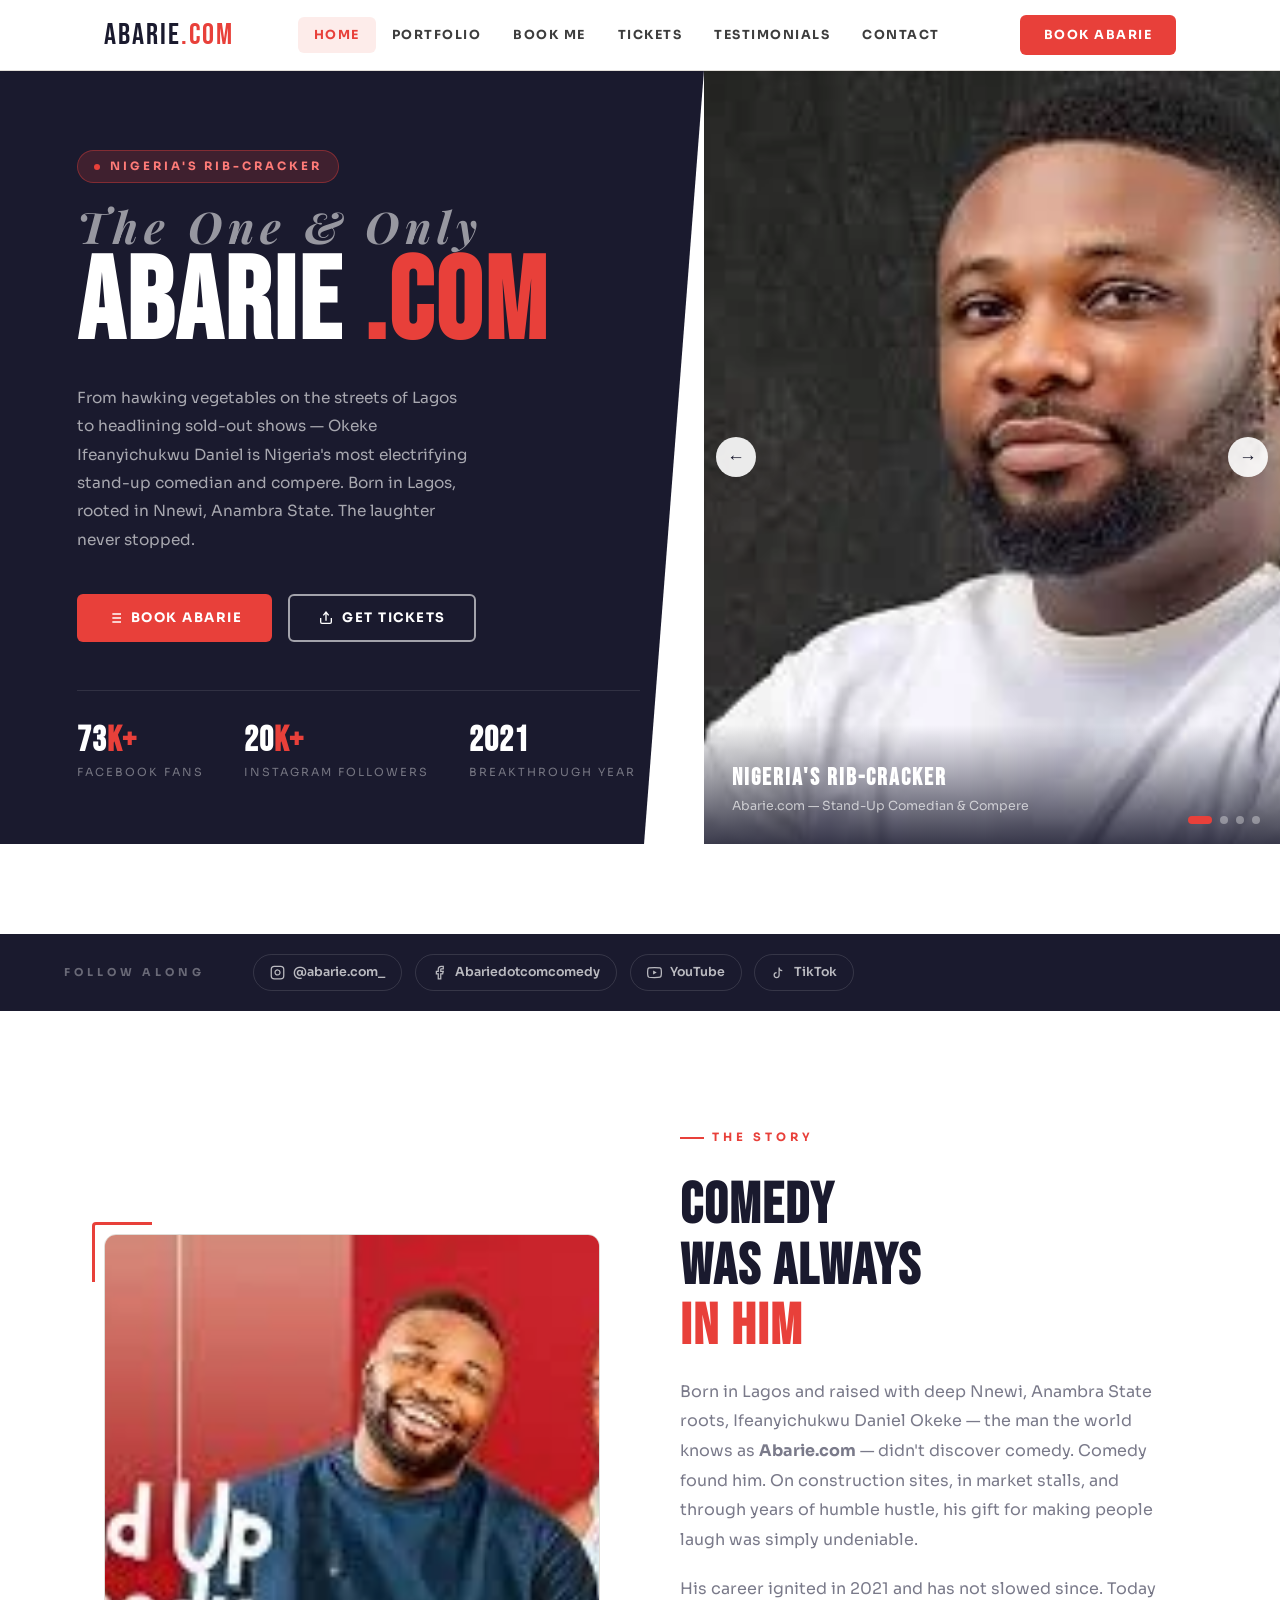
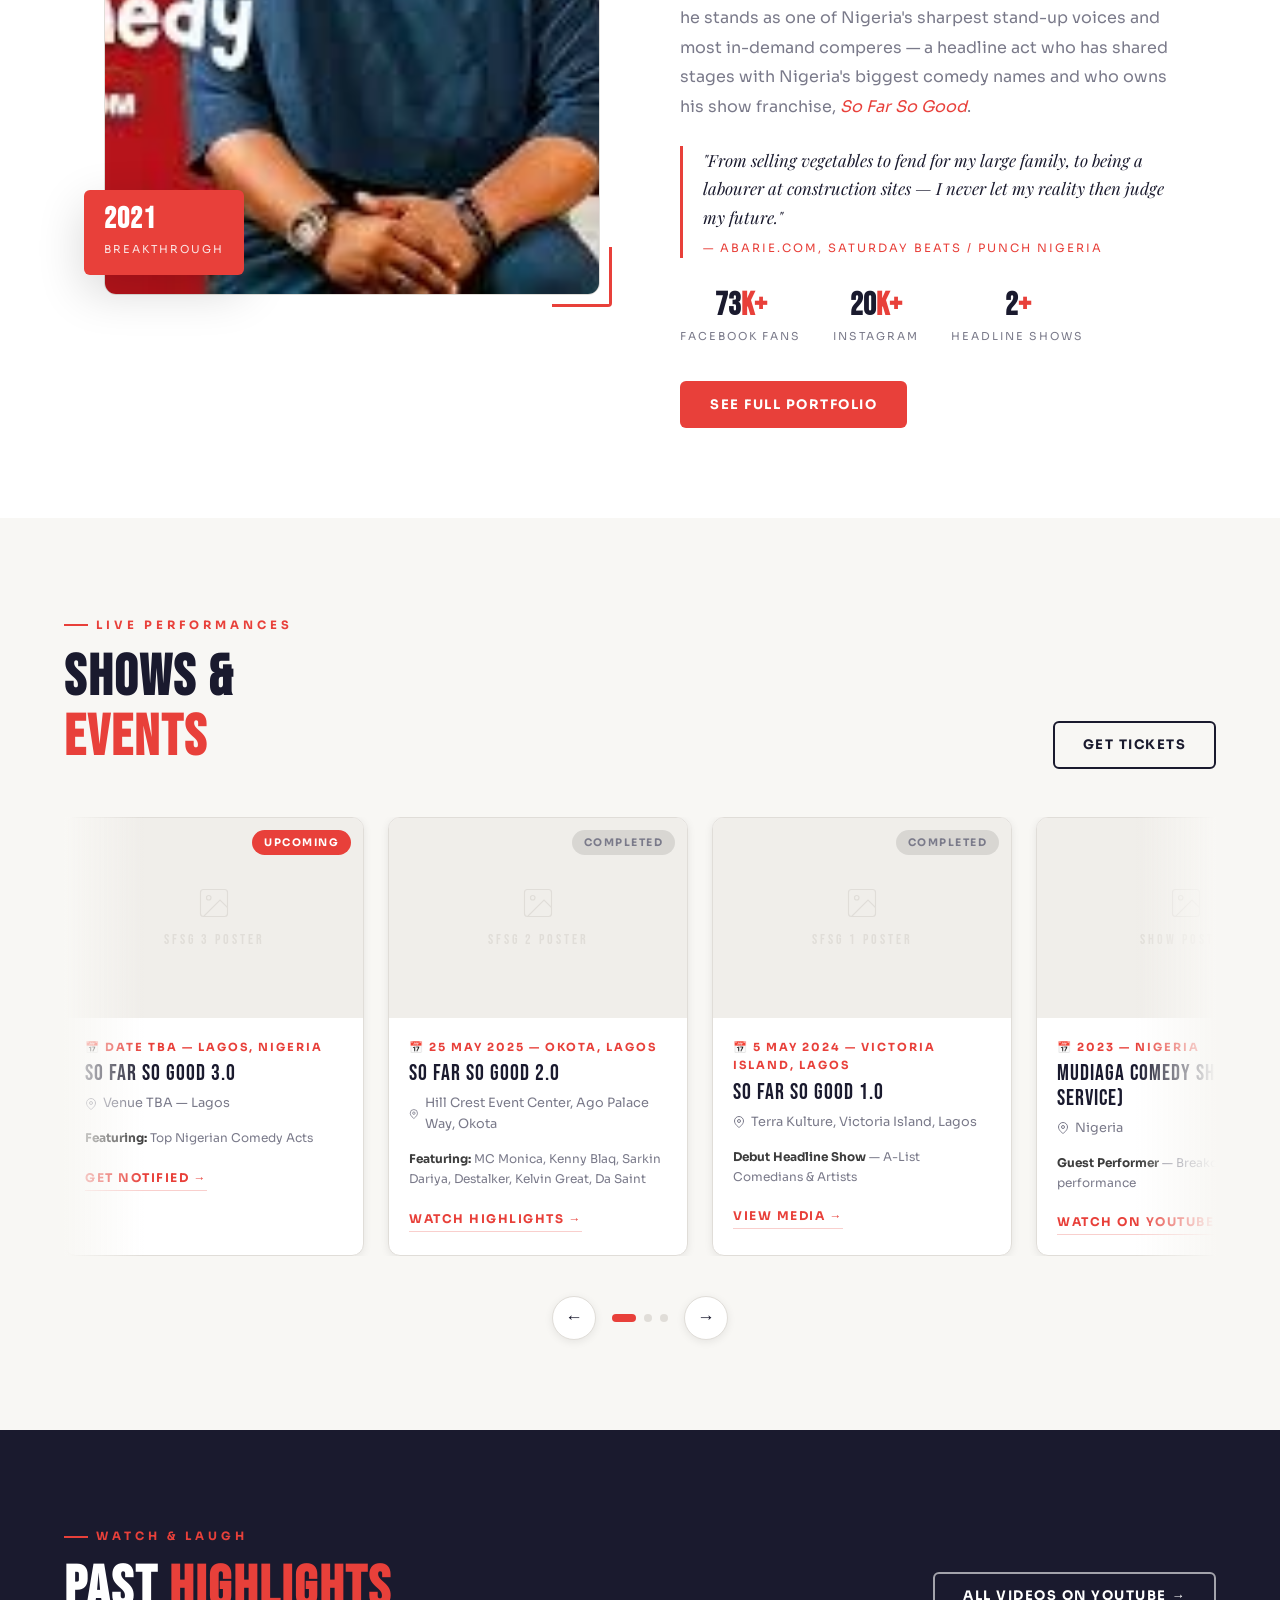
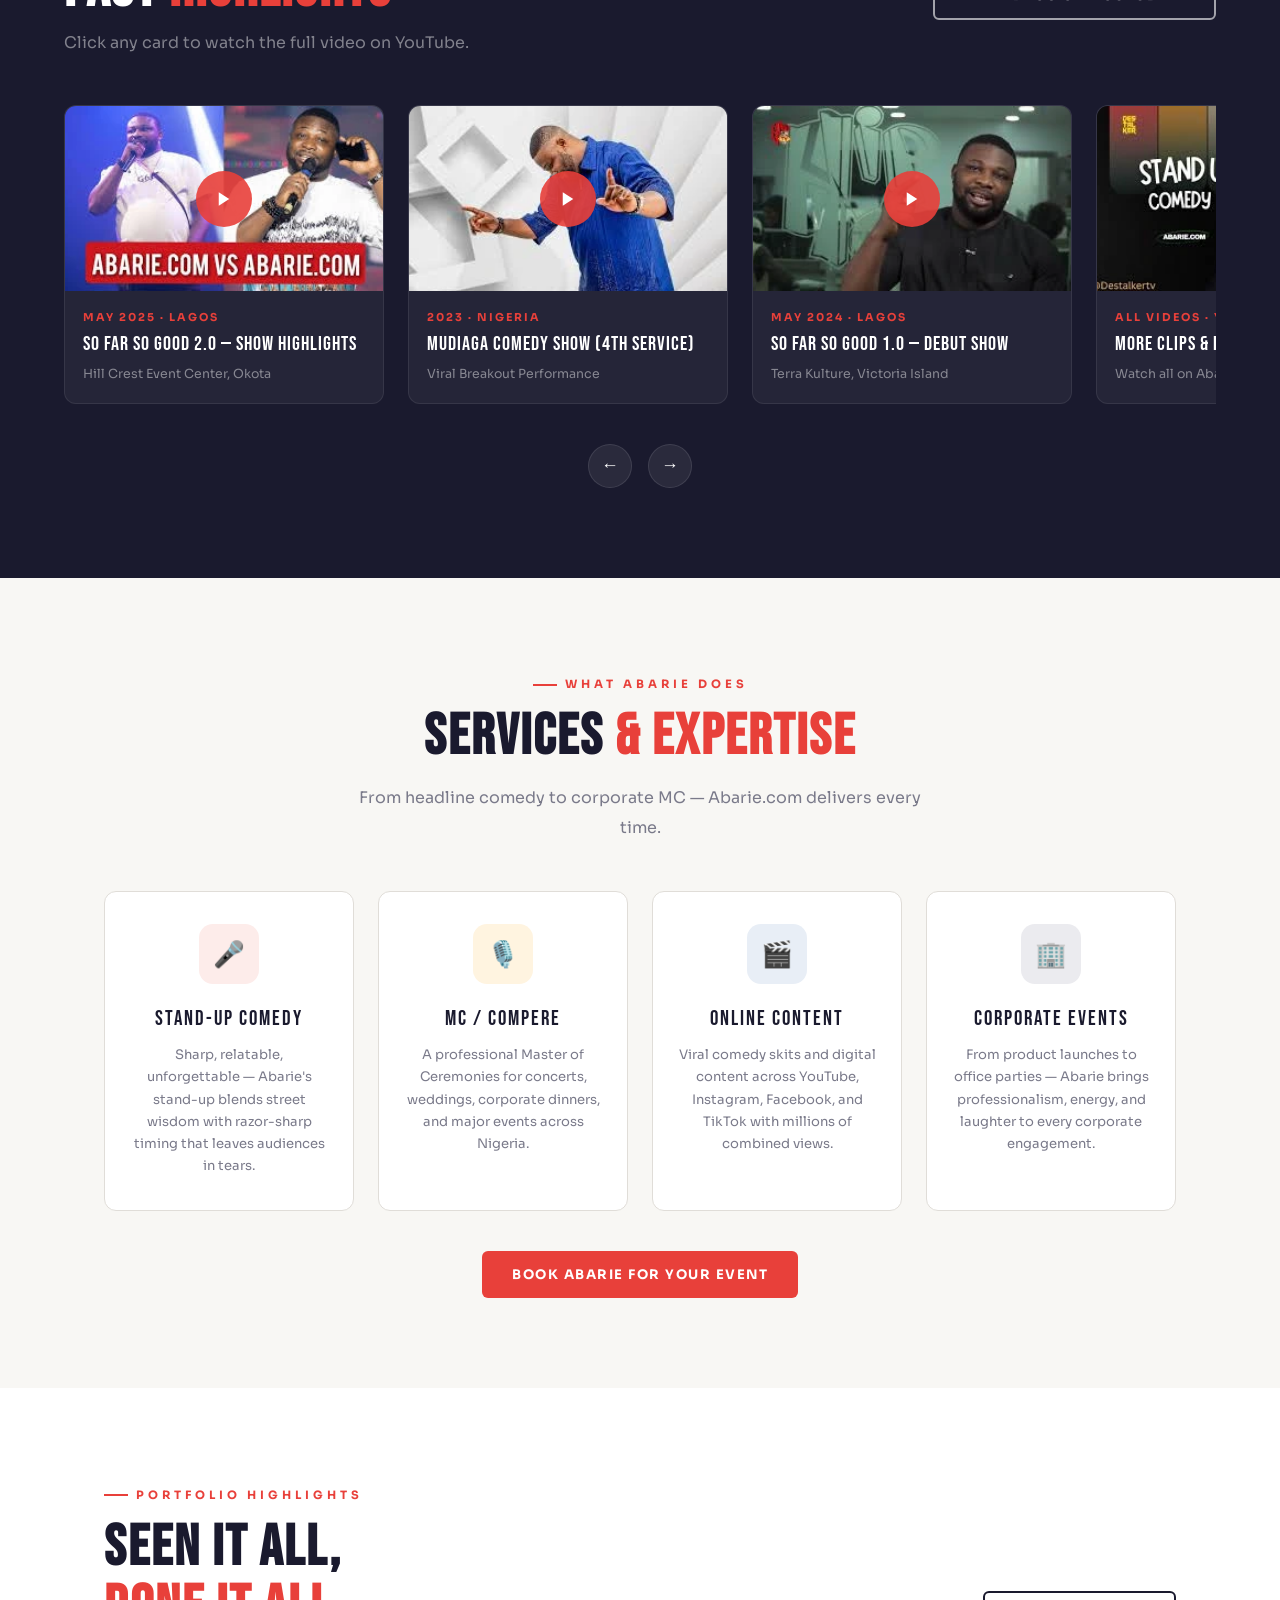
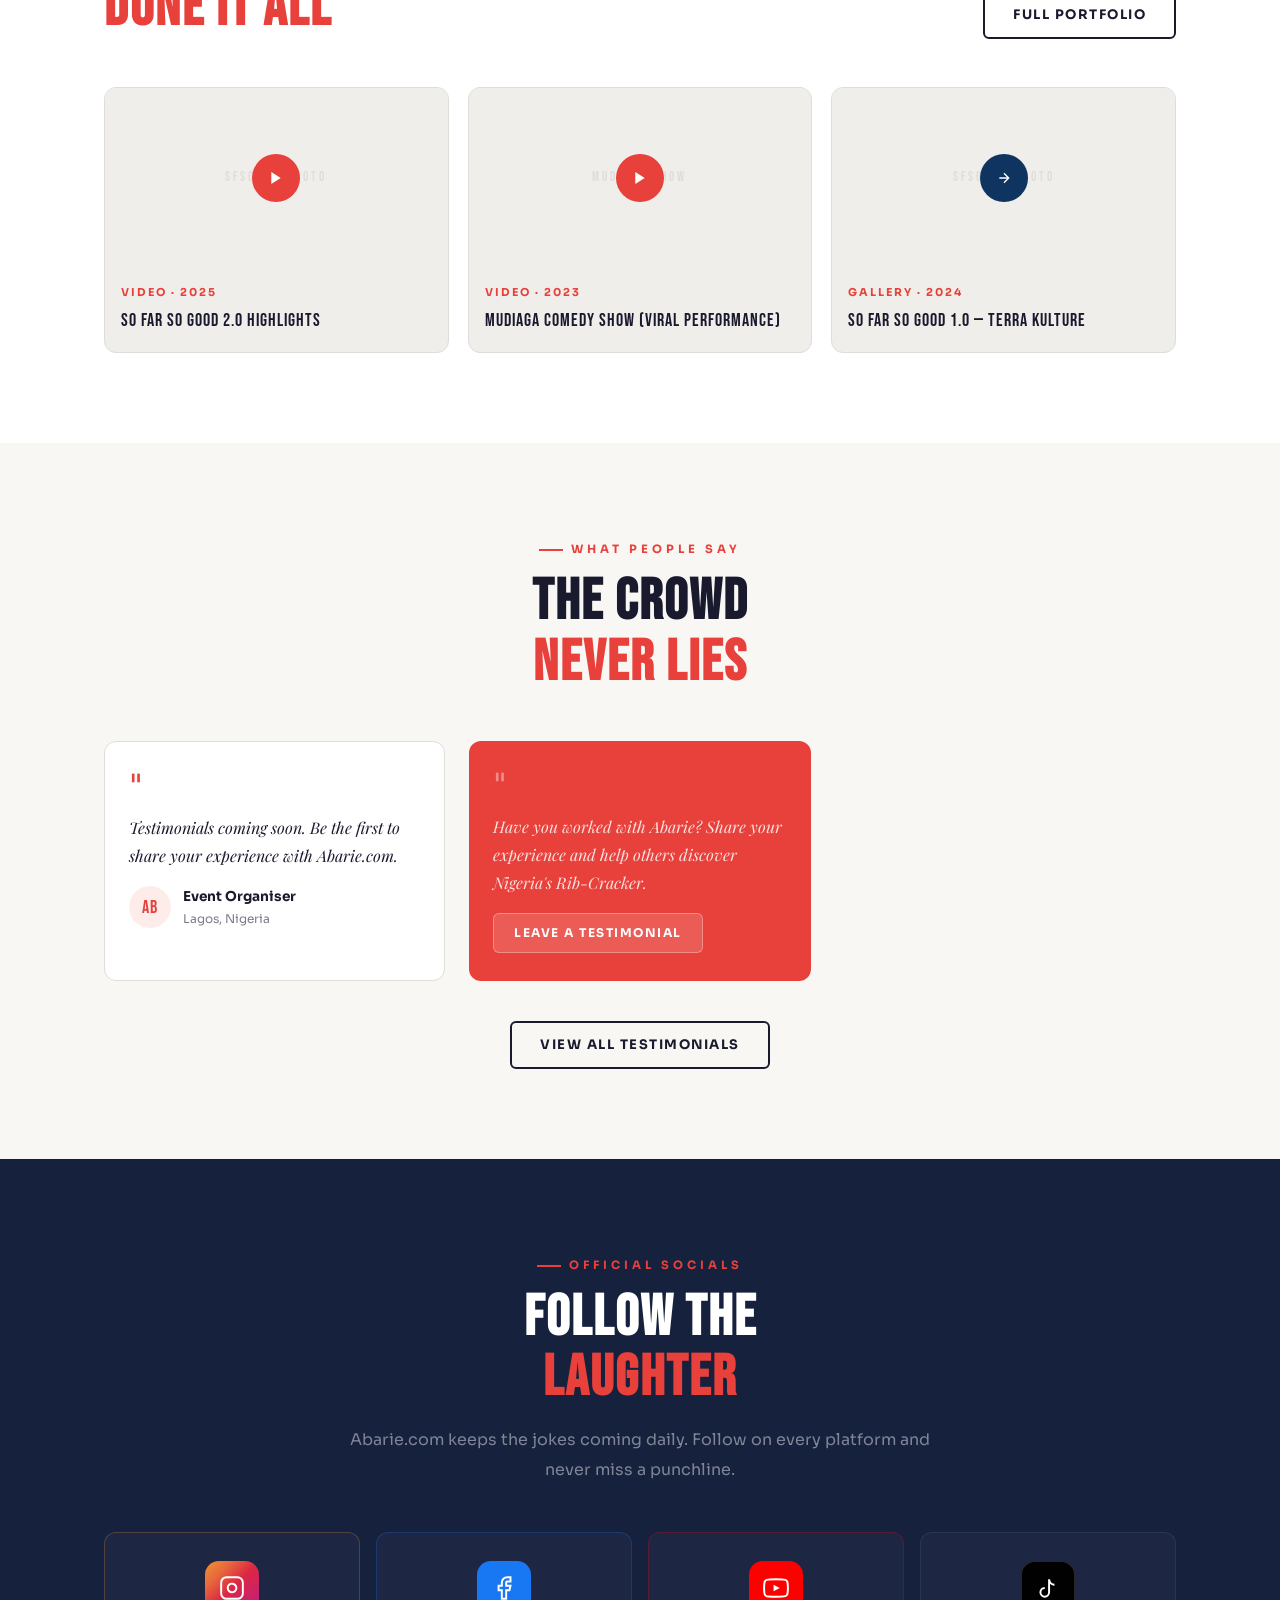
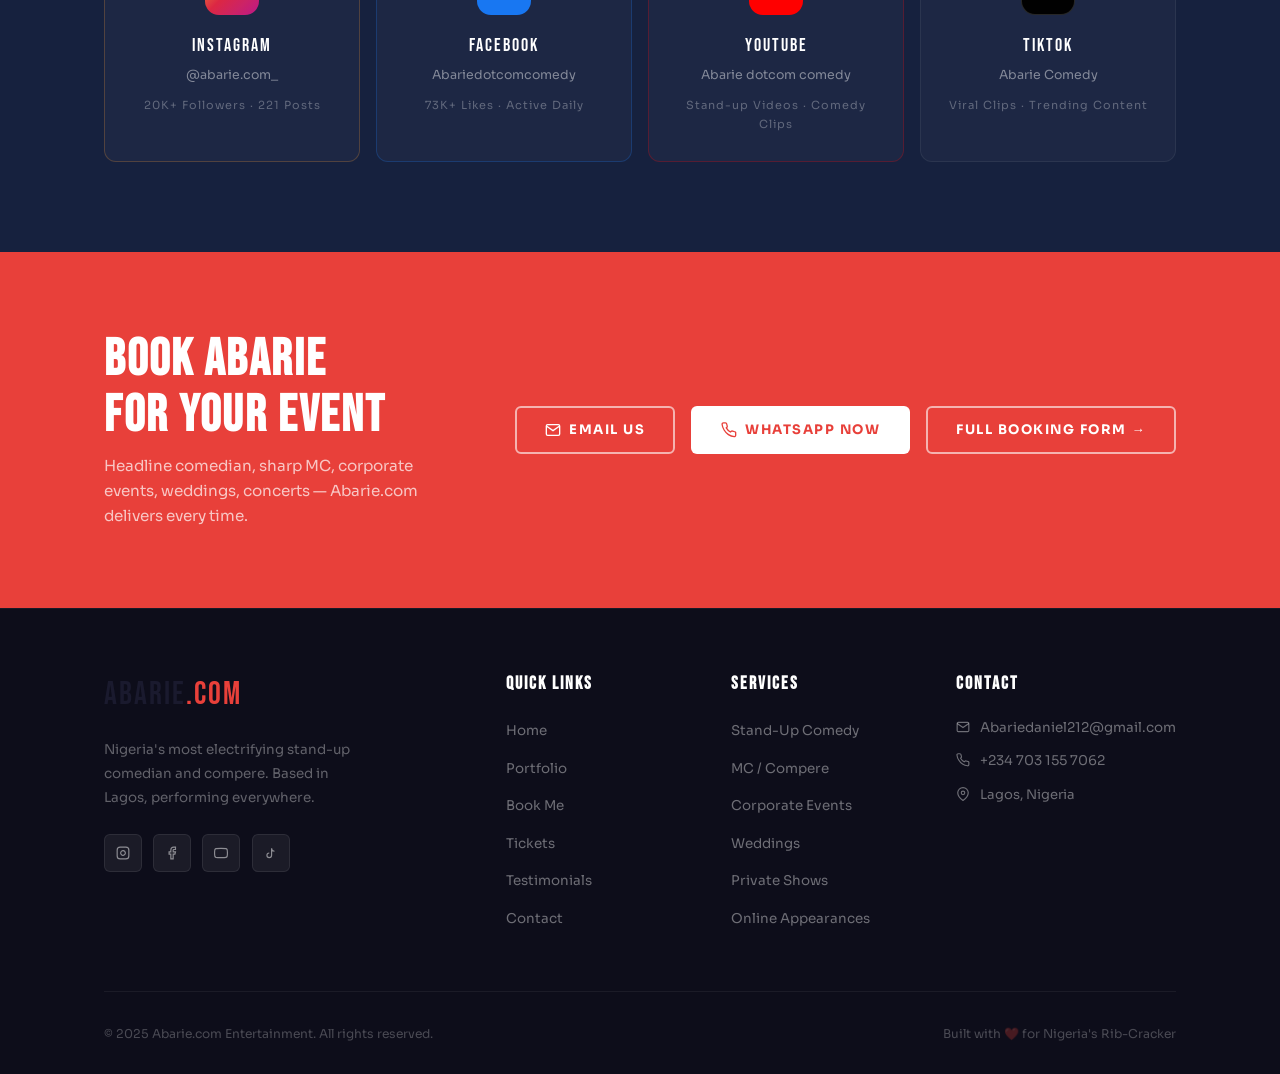
<file: index.html>
<!DOCTYPE html>
<html lang="en">
<head>
  <meta charset="UTF-8"/>
  <meta name="viewport" content="width=device-width, initial-scale=1.0"/>
  <title>Abarie.com – Nigeria's Rib-Cracker | Comedian & Compere</title>
  <meta name="description" content="Abarie.com – Okeke Ifeanyichukwu Daniel, Nigeria's most electrifying stand-up comedian and compere. Book for your event today."/>
  <link href="https://fonts.googleapis.com/css2?family=Bebas+Neue&family=Sora:wght@300;400;600;700&family=Playfair+Display:ital,wght@1,700&display=swap" rel="stylesheet"/>
  <link rel="stylesheet" href="css/style.css"/>
</head>
<body>

<!-- ══════════ NAVBAR ══════════ -->
<nav class="navbar">
  <div class="container">
    <div class="navbar-inner">
      <a href="index.html" class="nav-logo">ABARIE<span>.COM</span></a>
      <ul class="nav-links">
        <li><a href="index.html" class="active">Home</a></li>
        <li><a href="portfolio.html">Portfolio</a></li>
        <li><a href="book-me.html">Book Me</a></li>
        <li><a href="tickets.html">Tickets</a></li>
        <li><a href="testimonials.html">Testimonials</a></li>
        <li><a href="contacts.html">Contact</a></li>
      </ul>
      <a href="book-me.html" class="nav-cta">Book Abarie</a>
      <button class="nav-toggle" id="navToggle" aria-label="Open menu">
        <span></span><span></span><span></span>
      </button>
    </div>
  </div>
</nav>

<!-- Mobile Nav -->
<div class="mobile-nav" id="mobileNav">
  <ul>
    <li><a href="index.html">Home</a></li>
    <li><a href="portfolio.html">Portfolio</a></li>
    <li><a href="book-me.html">Book Me</a></li>
    <li><a href="tickets.html">Tickets</a></li>
    <li><a href="testimonials.html">Testimonials</a></li>
    <li><a href="contacts.html">Contact</a></li>
  </ul>
  <a href="book-me.html" class="btn-red">Book Abarie Now</a>
</div>

<!-- ══════════ HERO ══════════ -->
<section class="hero" id="top">

  <!-- Left: Headline copy -->
  <div class="hero-left">
    <div class="hero-eyebrow">
      <span class="dot"></span>
      Nigeria's Rib-Cracker
    </div>

    <h1>
      <span class="thin">The One &amp; Only</span>
      ABARIE
      <span style="color:var(--primary);">.COM</span>
    </h1>

    <p class="hero-desc">
      From hawking vegetables on the streets of Lagos to headlining sold-out shows —
      Okeke Ifeanyichukwu Daniel is Nigeria's most electrifying stand-up comedian and
      compere. Born in Lagos, rooted in Nnewi, Anambra State. The laughter never stopped.
    </p>

    <div class="hero-btns">
      <a href="book-me.html" class="btn-red">
        <svg width="16" height="16" viewBox="0 0 24 24" fill="none" stroke="currentColor" stroke-width="2"><path d="M8 6h13M8 12h13M8 18h13M3 6h.01M3 12h.01M3 18h.01"/></svg>
        Book Abarie
      </a>
      <a href="tickets.html" class="btn-outline-white">
        <svg width="16" height="16" viewBox="0 0 24 24" fill="none" stroke="currentColor" stroke-width="2"><path d="M20 12v6a2 2 0 0 1-2 2H6a2 2 0 0 1-2-2v-6"/><path d="M12 3v13M8 8l4-5 4 5"/></svg>
        Get Tickets
      </a>
    </div>

    <div class="hero-stats">
      <div class="hero-stat">
        <strong>73<span>K+</span></strong>
        <small>Facebook Fans</small>
      </div>
      <div class="hero-stat">
        <strong>20<span>K+</span></strong>
        <small>Instagram Followers</small>
      </div>
      <div class="hero-stat">
        <strong>2021</strong>
        <small>Breakthrough Year</small>
      </div>
    </div>
  </div>

  <!-- Right: Image slideshow -->
  <div class="hero-right">
    <div style="position:relative; width:100%; height:100%; overflow:hidden;">
      <div id="heroSlides" style="display:flex; height:100%; transition:transform 0.7s cubic-bezier(0.4,0,0.2,1);">

        <!-- Slide 1: Main performer photo -->
        <div class="hero-slide" style="min-width:100%;">
          <img src="images/abarie-hero-1.webp" alt="Abarie.com — Nigeria's Rib-Cracker"/>
          <div class="hero-slide-overlay">
            <h3>Nigeria's Rib-Cracker</h3>
            <p>Abarie.com — Stand-Up Comedian & Compere</p>
          </div>
        </div>

        <!-- Slide 2 -->
        <div class="hero-slide" style="min-width:100%;">
          <img src="images/abarie-hero-2.webp" alt="Abarie.com — So Far So Good"/>
          <div class="hero-slide-overlay">
            <h3>So Far So Good</h3>
            <p>Headline Comedy Show Franchise — Lagos, Nigeria</p>
          </div>
        </div>

        <!-- Slide 3 -->
        <div class="hero-slide" style="min-width:100%;">
          <img src="images/sfsg2-poster.webp" alt="So Far So Good 2.0"/>
          <div class="hero-slide-overlay">
            <h3>So Far So Good 2.0</h3>
            <p>Hill Crest Event Center, Okota — May 25, 2025</p>
          </div>
        </div>

        <!-- Slide 4 -->
        <div class="hero-slide" style="min-width:100%;">
          <img src="images/abarie-stage.webp" alt="Abarie.com Live on Stage"/>
          <div class="hero-slide-overlay">
            <h3>Live on Stage</h3>
            <p>Compere · Stand-Up · Corporate Events · Weddings</p>
          </div>
        </div>

      </div>

      <!-- Arrows -->
      <div class="hero-slide-arrows">
        <button class="hero-arrow" id="heroPrev" aria-label="Previous slide">&#8592;</button>
        <button class="hero-arrow" id="heroNext" aria-label="Next slide">&#8594;</button>
      </div>

      <!-- Dots -->
      <div class="hero-slide-nav" id="heroDots"></div>
    </div>
  </div>
</section>

<!-- ══════════ SOCIAL STRIP ══════════ -->
<div class="social-strip">
  <div class="container-wide">
    <div class="social-strip-inner">
      <p class="social-strip-label">Follow Along</p>
      <div class="social-links-row">
        <a href="https://www.instagram.com/abarie.com_/" target="_blank" class="social-pill">
          <svg width="15" height="15" viewBox="0 0 24 24" fill="none" stroke="currentColor" stroke-width="2"><rect x="2" y="2" width="20" height="20" rx="5"/><path d="M16 11.37A4 4 0 1 1 12.63 8 4 4 0 0 1 16 11.37z"/><line x1="17.5" y1="6.5" x2="17.51" y2="6.5"/></svg>
          @abarie.com_
        </a>
        <a href="https://www.facebook.com/Abariedotcomcomedy/" target="_blank" class="social-pill">
          <svg width="15" height="15" viewBox="0 0 24 24" fill="none" stroke="currentColor" stroke-width="2"><path d="M18 2h-3a5 5 0 0 0-5 5v3H7v4h3v8h4v-8h3l1-4h-4V7a1 1 0 0 1 1-1h3z"/></svg>
          Abariedotcomcomedy
        </a>
        <a href="https://www.youtube.com/channel/UCqwQwJ-pYK1hlrEjAmgbw4Q" target="_blank" class="social-pill">
          <svg width="15" height="15" viewBox="0 0 24 24" fill="none" stroke="currentColor" stroke-width="2"><path d="M22.54 6.42a2.78 2.78 0 0 0-1.95-1.96C18.88 4 12 4 12 4s-6.88 0-8.59.46A2.78 2.78 0 0 0 1.46 6.42 29 29 0 0 0 1 12a29 29 0 0 0 .46 5.58A2.78 2.78 0 0 0 3.41 19.6C5.12 20 12 20 12 20s6.88 0 8.59-.46a2.78 2.78 0 0 0 1.95-1.95A29 29 0 0 0 23 12a29 29 0 0 0-.46-5.58z"/><polygon points="9.75 15.02 15.5 12 9.75 8.98 9.75 15.02" fill="currentColor" stroke="none"/></svg>
          YouTube
        </a>
        <a href="https://www.tiktok.com/@abarie.com" target="_blank" class="social-pill">
          <svg width="15" height="15" viewBox="0 0 24 24" fill="none" stroke="currentColor" stroke-width="2"><path d="M9 12a4 4 0 1 0 4 4V4a5 5 0 0 0 5 5"/></svg>
          TikTok
        </a>
      </div>
    </div>
  </div>
</div>

<!-- ══════════ ABOUT SNIPPET ══════════ -->
<section class="about-section" id="about">
  <div class="container">
    <div class="about-grid">

      <div class="about-img-wrap reveal">
        <div class="about-img-frame">
          <img src="images/abarie-about.webp" alt="Abarie.com performer photo"/>
        </div>
        <div class="about-badge">
          <strong>2021</strong>
          <small>Breakthrough</small>
        </div>
      </div>

      <div class="about-content reveal" style="transition-delay:0.15s;">
        <div class="tag">The Story</div>
        <h2 class="section-title" style="margin: 0.8rem 0 1.2rem;">COMEDY<br/>WAS ALWAYS<br/><span>IN HIM</span></h2>

        <p>
          Born in Lagos and raised with deep Nnewi, Anambra State roots, Ifeanyichukwu Daniel Okeke —
          the man the world knows as <strong>Abarie.com</strong> — didn't discover comedy. Comedy found him.
          On construction sites, in market stalls, and through years of humble hustle, his gift for
          making people laugh was simply undeniable.
        </p>
        <p>
          His career ignited in 2021 and has not slowed since. Today he stands as one of Nigeria's
          sharpest stand-up voices and most in-demand comperes — a headline act who has shared stages
          with Nigeria's biggest comedy names and who owns his show franchise,
          <em style="color:var(--primary);">So Far So Good</em>.
        </p>

        <div class="about-quote">
          <p>"From selling vegetables to fend for my large family, to being a labourer at construction
          sites — I never let my reality then judge my future."</p>
          <cite>— Abarie.com, Saturday Beats / Punch Nigeria</cite>
        </div>

        <div class="about-facts">
          <div class="about-fact"><strong>73<span>K+</span></strong><small>Facebook Fans</small></div>
          <div class="about-fact"><strong>20<span>K+</span></strong><small>Instagram</small></div>
          <div class="about-fact"><strong>2<span>+</span></strong><small>Headline Shows</small></div>
        </div>

        <div style="margin-top:2rem;">
          <a href="portfolio.html" class="btn-red">See Full Portfolio</a>
        </div>
      </div>

    </div>
  </div>
</section>

<!-- ══════════ UPCOMING/PAST EVENTS CAROUSEL ══════════ -->
<section class="events-section" id="shows">
  <div class="container-wide">
    <div class="events-header reveal">
      <div>
        <div class="tag">Live Performances</div>
        <h2 class="section-title" style="margin-top:0.8rem;">SHOWS &amp;<br/><span>EVENTS</span></h2>
      </div>
      <a href="tickets.html" class="btn-outline-dark">Get Tickets</a>
    </div>

    <div class="events-track-wrap reveal">
      <div class="events-track" id="eventsTrack">

        <!-- Upcoming: SFSG 3 -->
        <div class="event-card">
          <div class="event-card-poster">
            <!-- <img src="images/posters/sfsg3.webp" alt="So Far So Good 3"/> -->
            <div class="event-poster-placeholder">
              <svg width="36" height="36" viewBox="0 0 24 24" fill="none" stroke="currentColor" stroke-width="0.8"><rect x="3" y="3" width="18" height="18" rx="2"/><circle cx="8.5" cy="8.5" r="1.5"/><polyline points="21 15 16 10 5 21"/></svg>
              SFSG 3 POSTER
            </div>
            <span class="event-badge upcoming">Upcoming</span>
          </div>
          <div class="event-card-body">
            <div class="event-date">📅 Date TBA — Lagos, Nigeria</div>
            <div class="event-name">SO FAR SO GOOD 3.0</div>
            <div class="event-venue">
              <svg width="12" height="12" viewBox="0 0 24 24" fill="none" stroke="currentColor" stroke-width="2"><path d="M21 10c0 7-9 13-9 13s-9-6-9-13a9 9 0 0 1 18 0z"/><circle cx="12" cy="10" r="3"/></svg>
              Venue TBA — Lagos
            </div>
            <div class="event-acts"><strong>Featuring:</strong> Top Nigerian Comedy Acts</div>
            <a href="tickets.html" class="event-link">Get Notified →</a>
          </div>
        </div>

        <!-- Completed: SFSG 2 -->
        <div class="event-card">
          <div class="event-card-poster">
            <!-- <img src="images/posters/sfsg2.webp" alt="So Far So Good 2"/> -->
            <div class="event-poster-placeholder">
              <svg width="36" height="36" viewBox="0 0 24 24" fill="none" stroke="currentColor" stroke-width="0.8"><rect x="3" y="3" width="18" height="18" rx="2"/><circle cx="8.5" cy="8.5" r="1.5"/><polyline points="21 15 16 10 5 21"/></svg>
              SFSG 2 POSTER
            </div>
            <span class="event-badge past">Completed</span>
          </div>
          <div class="event-card-body">
            <div class="event-date">📅 25 May 2025 — Okota, Lagos</div>
            <div class="event-name">SO FAR SO GOOD 2.0</div>
            <div class="event-venue">
              <svg width="12" height="12" viewBox="0 0 24 24" fill="none" stroke="currentColor" stroke-width="2"><path d="M21 10c0 7-9 13-9 13s-9-6-9-13a9 9 0 0 1 18 0z"/><circle cx="12" cy="10" r="3"/></svg>
              Hill Crest Event Center, Ago Palace Way, Okota
            </div>
            <div class="event-acts"><strong>Featuring:</strong> MC Monica, Kenny Blaq, Sarkin Dariya, Destalker, Kelvin Great, Da Saint</div>
            <a href="https://www.youtube.com/watch?v=gqENYWBeIXA" target="_blank" class="event-link">Watch Highlights →</a>
          </div>
        </div>

        <!-- Completed: SFSG 1 -->
        <div class="event-card">
          <div class="event-card-poster">
            <!-- <img src="images/posters/sfsg1.webp" alt="So Far So Good 1"/> -->
            <div class="event-poster-placeholder">
              <svg width="36" height="36" viewBox="0 0 24 24" fill="none" stroke="currentColor" stroke-width="0.8"><rect x="3" y="3" width="18" height="18" rx="2"/><circle cx="8.5" cy="8.5" r="1.5"/><polyline points="21 15 16 10 5 21"/></svg>
              SFSG 1 POSTER
            </div>
            <span class="event-badge past">Completed</span>
          </div>
          <div class="event-card-body">
            <div class="event-date">📅 5 May 2024 — Victoria Island, Lagos</div>
            <div class="event-name">SO FAR SO GOOD 1.0</div>
            <div class="event-venue">
              <svg width="12" height="12" viewBox="0 0 24 24" fill="none" stroke="currentColor" stroke-width="2"><path d="M21 10c0 7-9 13-9 13s-9-6-9-13a9 9 0 0 1 18 0z"/><circle cx="12" cy="10" r="3"/></svg>
              Terra Kulture, Victoria Island, Lagos
            </div>
            <div class="event-acts"><strong>Debut Headline Show</strong> — A-List Comedians & Artists</div>
            <a href="portfolio.html#media" class="event-link">View Media →</a>
          </div>
        </div>

        <!-- Guest: Mudiaga -->
        <div class="event-card">
          <div class="event-card-poster">
            <!-- <img src="images/posters/mudiaga.webp" alt="Mudiaga Comedy Show"/> -->
            <div class="event-poster-placeholder">
              <svg width="36" height="36" viewBox="0 0 24 24" fill="none" stroke="currentColor" stroke-width="0.8"><rect x="3" y="3" width="18" height="18" rx="2"/><circle cx="8.5" cy="8.5" r="1.5"/><polyline points="21 15 16 10 5 21"/></svg>
              SHOW POSTER
            </div>
            <span class="event-badge past">Completed</span>
          </div>
          <div class="event-card-body">
            <div class="event-date">📅 2023 — Nigeria</div>
            <div class="event-name">MUDIAGA COMEDY SHOW (4TH SERVICE)</div>
            <div class="event-venue">
              <svg width="12" height="12" viewBox="0 0 24 24" fill="none" stroke="currentColor" stroke-width="2"><path d="M21 10c0 7-9 13-9 13s-9-6-9-13a9 9 0 0 1 18 0z"/><circle cx="12" cy="10" r="3"/></svg>
              Nigeria
            </div>
            <div class="event-acts"><strong>Guest Performer</strong> — Breakout viral performance</div>
            <a href="https://www.youtube.com/watch?v=dPP57_KVzzs" target="_blank" class="event-link">Watch on YouTube →</a>
          </div>
        </div>

        <!-- Placeholder card 5 -->
        <div class="event-card">
          <div class="event-card-poster">
            <div class="event-poster-placeholder">
              <svg width="36" height="36" viewBox="0 0 24 24" fill="none" stroke="currentColor" stroke-width="0.8"><rect x="3" y="3" width="18" height="18" rx="2"/><circle cx="8.5" cy="8.5" r="1.5"/><polyline points="21 15 16 10 5 21"/></svg>
              MORE SHOWS
            </div>
            <span class="event-badge past">Completed</span>
          </div>
          <div class="event-card-body">
            <div class="event-date">📅 Various Dates — Nigeria</div>
            <div class="event-name">GUEST APPEARANCES</div>
            <div class="event-venue">
              <svg width="12" height="12" viewBox="0 0 24 24" fill="none" stroke="currentColor" stroke-width="2"><path d="M21 10c0 7-9 13-9 13s-9-6-9-13a9 9 0 0 1 18 0z"/><circle cx="12" cy="10" r="3"/></svg>
              Various Venues, Nigeria
            </div>
            <div class="event-acts"><strong>Corporate Events</strong> · Weddings · Concerts</div>
            <a href="portfolio.html" class="event-link">Full Portfolio →</a>
          </div>
        </div>

      </div>
    </div>

    <!-- Controls -->
    <div class="events-controls">
      <button class="events-arrow" id="eventsPrev" aria-label="Previous">&#8592;</button>
      <div class="events-dots" id="eventsDots"></div>
      <button class="events-arrow" id="eventsNext" aria-label="Next">&#8594;</button>
    </div>

  </div>
</section>

<!-- ══════════ PAST EVENTS / YOUTUBE SLIDER ══════════ -->
<section class="past-events" id="media">
  <div class="container-wide">
    <div class="reveal" style="display:flex; align-items:flex-end; justify-content:space-between; flex-wrap:wrap; gap:1rem; margin-bottom:0.5rem;">
      <div>
        <div class="tag" style="color:var(--primary);">Watch & Laugh</div>
        <h2 class="section-title" style="margin-top:0.8rem;">PAST <span>HIGHLIGHTS</span></h2>
      </div>
      <a href="https://www.youtube.com/channel/UCqwQwJ-pYK1hlrEjAmgbw4Q" target="_blank" class="btn-outline-white">
        All Videos on YouTube →
      </a>
    </div>
    <p class="section-body reveal" style="color:rgba(255,255,255,0.45); margin-bottom:0; transition-delay:0.1s;">
      Click any card to watch the full video on YouTube.
    </p>

    <div class="yt-slider-wrap reveal" style="transition-delay:0.2s;">
      <div class="yt-track" id="ytTrack">

        <a class="yt-card" href="https://www.youtube.com/watch?v=gqENYWBeIXA" target="_blank">
          <div class="yt-thumb">
            <img src="images/sfsg2-thumb.webp" alt="SFSG 2 Highlights"/>
            <div class="yt-play">
              <svg width="18" height="18" viewBox="0 0 24 24" fill="white"><polygon points="5 3 19 12 5 21 5 3"/></svg>
            </div>
          </div>
          <div class="yt-body">
            <div class="yt-meta">May 2025 · Lagos</div>
            <div class="yt-title">So Far So Good 2.0 — Show Highlights</div>
            <div class="yt-venue">Hill Crest Event Center, Okota</div>
          </div>
        </a>

        <a class="yt-card" href="https://www.youtube.com/watch?v=dPP57_KVzzs" target="_blank">
          <div class="yt-thumb">
            <img src="images/mudiaga-thumb.webp" alt="Mudiaga Comedy Show"/>
            <div class="yt-play">
              <svg width="18" height="18" viewBox="0 0 24 24" fill="white"><polygon points="5 3 19 12 5 21 5 3"/></svg>
            </div>
          </div>
          <div class="yt-body">
            <div class="yt-meta">2023 · Nigeria</div>
            <div class="yt-title">Mudiaga Comedy Show (4th Service)</div>
            <div class="yt-venue">Viral Breakout Performance</div>
          </div>
        </a>

        <a class="yt-card" href="https://www.youtube.com/channel/UCqwQwJ-pYK1hlrEjAmgbw4Q" target="_blank">
          <div class="yt-thumb">
            <img src="images/sfsg1-thumb.webp" alt="SFSG 1.0"/>
            <div class="yt-play">
              <svg width="18" height="18" viewBox="0 0 24 24" fill="white"><polygon points="5 3 19 12 5 21 5 3"/></svg>
            </div>
          </div>
          <div class="yt-body">
            <div class="yt-meta">May 2024 · Lagos</div>
            <div class="yt-title">So Far So Good 1.0 — Debut Show</div>
            <div class="yt-venue">Terra Kulture, Victoria Island</div>
          </div>
        </a>

        <a class="yt-card" href="https://www.youtube.com/channel/UCqwQwJ-pYK1hlrEjAmgbw4Q" target="_blank">
          <div class="yt-thumb">
            <img src="images/sfsg2-wide.webp" alt="More Videos on YouTube"/>
            <div class="yt-play">
              <svg width="18" height="18" viewBox="0 0 24 24" fill="white"><polygon points="5 3 19 12 5 21 5 3"/></svg>
            </div>
          </div>
          <div class="yt-body">
            <div class="yt-meta">All Videos · YouTube</div>
            <div class="yt-title">More Clips & Performances</div>
            <div class="yt-venue">Watch all on Abarie's YouTube Channel</div>
          </div>
        </a>

      </div>
    </div>

    <div class="yt-controls">
      <button class="yt-arrow" id="ytPrev" aria-label="Previous">&#8592;</button>
      <button class="yt-arrow" id="ytNext" aria-label="Next">&#8594;</button>
    </div>
  </div>
</section>

<!-- ══════════ SERVICES ══════════ -->
<section class="services-section">
  <div class="container">
    <div style="text-align:center; margin-bottom:1rem;" class="reveal">
      <div class="tag" style="justify-content:center;">What Abarie Does</div>
      <h2 class="section-title" style="margin-top:0.8rem;">SERVICES <span>&amp; EXPERTISE</span></h2>
      <p class="section-body" style="margin:1rem auto 0; text-align:center;">
        From headline comedy to corporate MC — Abarie.com delivers every time.
      </p>
    </div>
    <div class="services-grid reveal" style="transition-delay:0.1s;">
      <div class="service-card">
        <div class="service-icon red">🎤</div>
        <div class="service-name">Stand-Up Comedy</div>
        <div class="service-desc">Sharp, relatable, unforgettable — Abarie's stand-up blends street wisdom with razor-sharp timing that leaves audiences in tears.</div>
      </div>
      <div class="service-card">
        <div class="service-icon gold">🎙️</div>
        <div class="service-name">MC / Compere</div>
        <div class="service-desc">A professional Master of Ceremonies for concerts, weddings, corporate dinners, and major events across Nigeria.</div>
      </div>
      <div class="service-card">
        <div class="service-icon navy">🎬</div>
        <div class="service-name">Online Content</div>
        <div class="service-desc">Viral comedy skits and digital content across YouTube, Instagram, Facebook, and TikTok with millions of combined views.</div>
      </div>
      <div class="service-card">
        <div class="service-icon dark">🏢</div>
        <div class="service-name">Corporate Events</div>
        <div class="service-desc">From product launches to office parties — Abarie brings professionalism, energy, and laughter to every corporate engagement.</div>
      </div>
    </div>
    <div style="text-align:center; margin-top:2.5rem;" class="reveal">
      <a href="book-me.html" class="btn-red">Book Abarie for Your Event</a>
    </div>
  </div>
</section>

<!-- ══════════ PORTFOLIO SNIPPET ══════════ -->
<section style="background:var(--white); padding:90px 0;" id="portfolio">
  <div class="container">
    <div style="display:flex; align-items:flex-end; justify-content:space-between; flex-wrap:wrap; gap:1rem; margin-bottom:3rem;" class="reveal">
      <div>
        <div class="tag">Portfolio Highlights</div>
        <h2 class="section-title" style="margin-top:0.8rem;">SEEN IT ALL,<br/><span>DONE IT ALL</span></h2>
      </div>
      <a href="portfolio.html" class="btn-outline-dark">Full Portfolio</a>
    </div>

    <div style="display:grid; grid-template-columns:repeat(auto-fill, minmax(280px,1fr)); gap:1.2rem;" class="reveal" style="transition-delay:0.1s;">
      <!-- Portfolio card 1 -->
      <div style="border-radius:var(--radius-lg); overflow:hidden; background:var(--light); border:1px solid var(--border);">
        <div style="height:180px; background:var(--light); display:flex; align-items:center; justify-content:center; position:relative;">
          <div style="text-align:center; color:var(--border); font-family:var(--font-display); letter-spacing:3px; font-size:0.8rem;">SFSG 2.0 PHOTO</div>
          <a href="https://www.youtube.com/watch?v=gqENYWBeIXA" target="_blank" style="position:absolute; width:48px; height:48px; border-radius:50%; background:var(--primary); display:flex; align-items:center; justify-content:center; color:white;">
            <svg width="16" height="16" viewBox="0 0 24 24" fill="white"><polygon points="5 3 19 12 5 21 5 3"/></svg>
          </a>
        </div>
        <div style="padding:16px;">
          <div style="font-size:0.68rem; letter-spacing:2px; text-transform:uppercase; color:var(--primary); font-weight:700; margin-bottom:4px;">Video · 2025</div>
          <div style="font-family:var(--font-display); font-size:1.15rem; color:var(--dark); letter-spacing:1px;">So Far So Good 2.0 Highlights</div>
        </div>
      </div>

      <!-- Portfolio card 2 -->
      <div style="border-radius:var(--radius-lg); overflow:hidden; background:var(--light); border:1px solid var(--border);">
        <div style="height:180px; background:var(--light); display:flex; align-items:center; justify-content:center; position:relative;">
          <div style="text-align:center; color:var(--border); font-family:var(--font-display); letter-spacing:3px; font-size:0.8rem;">MUDIAGA SHOW</div>
          <a href="https://www.youtube.com/watch?v=dPP57_KVzzs" target="_blank" style="position:absolute; width:48px; height:48px; border-radius:50%; background:var(--primary); display:flex; align-items:center; justify-content:center; color:white;">
            <svg width="16" height="16" viewBox="0 0 24 24" fill="white"><polygon points="5 3 19 12 5 21 5 3"/></svg>
          </a>
        </div>
        <div style="padding:16px;">
          <div style="font-size:0.68rem; letter-spacing:2px; text-transform:uppercase; color:var(--primary); font-weight:700; margin-bottom:4px;">Video · 2023</div>
          <div style="font-family:var(--font-display); font-size:1.15rem; color:var(--dark); letter-spacing:1px;">Mudiaga Comedy Show (Viral Performance)</div>
        </div>
      </div>

      <!-- Portfolio card 3 -->
      <div style="border-radius:var(--radius-lg); overflow:hidden; background:var(--light); border:1px solid var(--border);">
        <div style="height:180px; background:var(--light); display:flex; align-items:center; justify-content:center; position:relative;">
          <div style="text-align:center; color:var(--border); font-family:var(--font-display); letter-spacing:3px; font-size:0.8rem;">SFSG 1.0 PHOTO</div>
          <a href="portfolio.html" style="position:absolute; width:48px; height:48px; border-radius:50%; background:var(--mid); display:flex; align-items:center; justify-content:center; color:white;">
            <svg width="16" height="16" viewBox="0 0 24 24" fill="none" stroke="white" stroke-width="2"><path d="M5 12h14M12 5l7 7-7 7"/></svg>
          </a>
        </div>
        <div style="padding:16px;">
          <div style="font-size:0.68rem; letter-spacing:2px; text-transform:uppercase; color:var(--primary); font-weight:700; margin-bottom:4px;">Gallery · 2024</div>
          <div style="font-family:var(--font-display); font-size:1.15rem; color:var(--dark); letter-spacing:1px;">So Far So Good 1.0 — Terra Kulture</div>
        </div>
      </div>
    </div>
  </div>
</section>

<!-- ══════════ TESTIMONIALS SNIPPET ══════════ -->
<section style="background:var(--offwhite); padding:90px 0;" id="testimonials">
  <div class="container">
    <div style="text-align:center; margin-bottom:3rem;" class="reveal">
      <div class="tag" style="justify-content:center;">What People Say</div>
      <h2 class="section-title" style="margin-top:0.8rem;">THE CROWD<br/><span>NEVER LIES</span></h2>
    </div>

    <div style="display:grid; grid-template-columns:repeat(auto-fill, minmax(280px,1fr)); gap:1.5rem;" class="reveal">

      <div style="background:var(--white); border:1px solid var(--border); border-radius:var(--radius-lg); padding:28px 24px;">
        <div style="color:var(--primary); font-size:2rem; line-height:1; margin-bottom:12px;">"</div>
        <p style="font-family:var(--font-serif); font-style:italic; color:var(--dark); font-size:1rem; line-height:1.75; margin-bottom:16px;">
          Testimonials coming soon. Be the first to share your experience with Abarie.com.
        </p>
        <div style="display:flex; align-items:center; gap:12px;">
          <div style="width:42px; height:42px; border-radius:50%; background:var(--primary-lt); display:flex; align-items:center; justify-content:center; color:var(--primary); font-family:var(--font-display); font-size:1.1rem; letter-spacing:1px;">AB</div>
          <div>
            <div style="font-weight:700; font-size:0.85rem; color:var(--dark);">Event Organiser</div>
            <div style="font-size:0.75rem; color:var(--muted);">Lagos, Nigeria</div>
          </div>
        </div>
      </div>

      <div style="background:var(--primary); border-radius:var(--radius-lg); padding:28px 24px;">
        <div style="color:rgba(255,255,255,0.4); font-size:2rem; line-height:1; margin-bottom:12px;">"</div>
        <p style="font-family:var(--font-serif); font-style:italic; color:rgba(255,255,255,0.85); font-size:1rem; line-height:1.75; margin-bottom:16px;">
          Have you worked with Abarie? Share your experience and help others discover Nigeria's Rib-Cracker.
        </p>
        <a href="contacts.html" style="display:inline-block; background:rgba(255,255,255,0.15); border:1px solid rgba(255,255,255,0.3); color:white; padding:9px 20px; border-radius:var(--radius); font-size:0.75rem; font-weight:700; letter-spacing:1.5px; text-transform:uppercase;">Leave a Testimonial</a>
      </div>

    </div>

    <div style="text-align:center; margin-top:2.5rem;" class="reveal">
      <a href="testimonials.html" class="btn-outline-dark">View All Testimonials</a>
    </div>
  </div>
</section>

<!-- ══════════ SOCIAL CARDS ══════════ -->
<section class="social-section" id="connect">
  <div class="container">
    <div style="text-align:center; margin-bottom:0.5rem;" class="reveal">
      <div class="tag" style="color:var(--primary); justify-content:center;">Official Socials</div>
      <h2 class="section-title" style="color:var(--white); margin-top:0.8rem;">FOLLOW THE<br/><span>LAUGHTER</span></h2>
      <p class="section-body" style="color:rgba(255,255,255,0.45); margin:1rem auto 0; text-align:center;">
        Abarie.com keeps the jokes coming daily. Follow on every platform and never miss a punchline.
      </p>
    </div>
    <div class="social-cards-grid reveal" style="transition-delay:0.1s;">

      <a href="https://www.instagram.com/abarie.com_/" target="_blank" class="platform-card" style="border-color:rgba(240,148,51,0.25);">
        <div class="platform-icon" style="background:linear-gradient(135deg,#f09433,#e6683c,#dc2743,#cc2366,#bc1888);">
          <svg width="26" height="26" viewBox="0 0 24 24" fill="none" stroke="white" stroke-width="1.8"><rect x="2" y="2" width="20" height="20" rx="5"/><path d="M16 11.37A4 4 0 1 1 12.63 8 4 4 0 0 1 16 11.37z"/><line x1="17.5" y1="6.5" x2="17.51" y2="6.5"/></svg>
        </div>
        <div class="platform-name">Instagram</div>
        <div class="platform-handle">@abarie.com_</div>
        <div class="platform-stat">20K+ Followers · 221 Posts</div>
      </a>

      <a href="https://www.facebook.com/Abariedotcomcomedy/" target="_blank" class="platform-card" style="border-color:rgba(24,119,242,0.25);">
        <div class="platform-icon" style="background:#1877f2;">
          <svg width="26" height="26" viewBox="0 0 24 24" fill="none" stroke="white" stroke-width="1.8"><path d="M18 2h-3a5 5 0 0 0-5 5v3H7v4h3v8h4v-8h3l1-4h-4V7a1 1 0 0 1 1-1h3z"/></svg>
        </div>
        <div class="platform-name">Facebook</div>
        <div class="platform-handle">Abariedotcomcomedy</div>
        <div class="platform-stat">73K+ Likes · Active Daily</div>
      </a>

      <a href="https://www.youtube.com/channel/UCqwQwJ-pYK1hlrEjAmgbw4Q" target="_blank" class="platform-card" style="border-color:rgba(255,0,0,0.25);">
        <div class="platform-icon" style="background:#ff0000;">
          <svg width="26" height="26" viewBox="0 0 24 24" fill="none" stroke="white" stroke-width="1.8"><path d="M22.54 6.42a2.78 2.78 0 0 0-1.95-1.96C18.88 4 12 4 12 4s-6.88 0-8.59.46A2.78 2.78 0 0 0 1.46 6.42 29 29 0 0 0 1 12a29 29 0 0 0 .46 5.58A2.78 2.78 0 0 0 3.41 19.6C5.12 20 12 20 12 20s6.88 0 8.59-.46a2.78 2.78 0 0 0 1.95-1.95A29 29 0 0 0 23 12a29 29 0 0 0-.46-5.58z"/><polygon points="9.75 15.02 15.5 12 9.75 8.98 9.75 15.02" fill="white" stroke="none"/></svg>
        </div>
        <div class="platform-name">YouTube</div>
        <div class="platform-handle">Abarie dotcom comedy</div>
        <div class="platform-stat">Stand-up Videos · Comedy Clips</div>
      </a>

      <a href="https://www.tiktok.com/@abarie.com" target="_blank" class="platform-card">
        <div class="platform-icon" style="background:#010101; border:1px solid rgba(255,255,255,0.15);">
          <svg width="26" height="26" viewBox="0 0 24 24" fill="none" stroke="white" stroke-width="1.8"><path d="M9 12a4 4 0 1 0 4 4V4a5 5 0 0 0 5 5"/></svg>
        </div>
        <div class="platform-name">TikTok</div>
        <div class="platform-handle">Abarie Comedy</div>
        <div class="platform-stat">Viral Clips · Trending Content</div>
      </a>

    </div>
  </div>
</section>

<!-- ══════════ BOOKING CTA BANNER ══════════ -->
<section class="booking-snippet" id="booking">
  <div class="container">
    <div class="booking-inner">
      <div class="reveal">
        <h2>BOOK ABARIE<br/>FOR YOUR EVENT</h2>
        <p>Headline comedian, sharp MC, corporate events, weddings, concerts — Abarie.com delivers every time.</p>
      </div>
      <div class="booking-btns reveal" style="transition-delay:0.15s;">
        <a href="mailto:Abariedaniel212@gmail.com" class="btn-outline-white">
          <svg width="16" height="16" viewBox="0 0 24 24" fill="none" stroke="currentColor" stroke-width="2"><path d="M4 4h16c1.1 0 2 .9 2 2v12c0 1.1-.9 2-2 2H4c-1.1 0-2-.9-2-2V6c0-1.1.9-2 2-2z"/><polyline points="22,6 12,13 2,6"/></svg>
          Email Us
        </a>
        <a href="https://wa.me/2347031557062" target="_blank" style="background:var(--white); color:var(--primary); padding:13px 30px; border-radius:var(--radius); font-weight:700; font-size:0.82rem; letter-spacing:1.5px; text-transform:uppercase; display:inline-flex; align-items:center; gap:8px;">
          <svg width="16" height="16" viewBox="0 0 24 24" fill="none" stroke="currentColor" stroke-width="2"><path d="M22 16.92v3a2 2 0 0 1-2.18 2 19.79 19.79 0 0 1-8.63-3.07A19.5 19.5 0 0 1 4.69 12a19.79 19.79 0 0 1-3.07-8.67A2 2 0 0 1 3.6 1.28h3a2 2 0 0 1 2 1.72c.127.96.361 1.903.7 2.81a2 2 0 0 1-.45 2.11L7.91 8.88a16 16 0 0 0 6.13 6.13l1.17-.92a2 2 0 0 1 2.11-.45c.907.339 1.85.573 2.81.7A2 2 0 0 1 22 16.92z"/></svg>
          WhatsApp Now
        </a>
        <a href="book-me.html" class="btn-outline-white">Full Booking Form →</a>
      </div>
    </div>
  </div>
</section>

<!-- ══════════ FOOTER ══════════ -->
<footer>
  <div class="container">
    <div class="footer-grid">

      <!-- Brand -->
      <div class="footer-brand">
        <div class="nav-logo">ABARIE<span>.COM</span></div>
        <p>Nigeria's most electrifying stand-up comedian and compere. Based in Lagos, performing everywhere.</p>
        <div class="footer-social">
          <a href="https://www.instagram.com/abarie.com_/" target="_blank" title="Instagram">
            <svg width="14" height="14" viewBox="0 0 24 24" fill="none" stroke="currentColor" stroke-width="2"><rect x="2" y="2" width="20" height="20" rx="5"/><path d="M16 11.37A4 4 0 1 1 12.63 8 4 4 0 0 1 16 11.37z"/><line x1="17.5" y1="6.5" x2="17.51" y2="6.5"/></svg>
          </a>
          <a href="https://www.facebook.com/Abariedotcomcomedy/" target="_blank" title="Facebook">
            <svg width="14" height="14" viewBox="0 0 24 24" fill="none" stroke="currentColor" stroke-width="2"><path d="M18 2h-3a5 5 0 0 0-5 5v3H7v4h3v8h4v-8h3l1-4h-4V7a1 1 0 0 1 1-1h3z"/></svg>
          </a>
          <a href="https://www.youtube.com/channel/UCqwQwJ-pYK1hlrEjAmgbw4Q" target="_blank" title="YouTube">
            <svg width="14" height="14" viewBox="0 0 24 24" fill="none" stroke="currentColor" stroke-width="2"><path d="M22.54 6.42a2.78 2.78 0 0 0-1.95-1.96C18.88 4 12 4 12 4s-6.88 0-8.59.46A2.78 2.78 0 0 0 1.46 6.42 29 29 0 0 0 1 12a29 29 0 0 0 .46 5.58A2.78 2.78 0 0 0 3.41 19.6C5.12 20 12 20 12 20s6.88 0 8.59-.46a2.78 2.78 0 0 0 1.95-1.95A29 29 0 0 0 23 12a29 29 0 0 0-.46-5.58z"/></svg>
          </a>
          <a href="https://www.tiktok.com/@abarie.com" target="_blank" title="TikTok">
            <svg width="14" height="14" viewBox="0 0 24 24" fill="none" stroke="currentColor" stroke-width="2"><path d="M9 12a4 4 0 1 0 4 4V4a5 5 0 0 0 5 5"/></svg>
          </a>
        </div>
      </div>

      <!-- Quick Links -->
      <div class="footer-col">
        <h4>Quick Links</h4>
        <ul>
          <li><a href="index.html">Home</a></li>
          <li><a href="portfolio.html">Portfolio</a></li>
          <li><a href="book-me.html">Book Me</a></li>
          <li><a href="tickets.html">Tickets</a></li>
          <li><a href="testimonials.html">Testimonials</a></li>
          <li><a href="contacts.html">Contact</a></li>
        </ul>
      </div>

      <!-- Services -->
      <div class="footer-col">
        <h4>Services</h4>
        <ul>
          <li><a href="book-me.html">Stand-Up Comedy</a></li>
          <li><a href="book-me.html">MC / Compere</a></li>
          <li><a href="book-me.html">Corporate Events</a></li>
          <li><a href="book-me.html">Weddings</a></li>
          <li><a href="book-me.html">Private Shows</a></li>
          <li><a href="book-me.html">Online Appearances</a></li>
        </ul>
      </div>

      <!-- Contact -->
      <div class="footer-col">
        <h4>Contact</h4>
        <ul class="footer-contact">
          <li>
            <svg width="14" height="14" viewBox="0 0 24 24" fill="none" stroke="currentColor" stroke-width="2"><path d="M4 4h16c1.1 0 2 .9 2 2v12c0 1.1-.9 2-2 2H4c-1.1 0-2-.9-2-2V6c0-1.1.9-2 2-2z"/><polyline points="22,6 12,13 2,6"/></svg>
            <a href="mailto:Abariedaniel212@gmail.com">Abariedaniel212@gmail.com</a>
          </li>
          <li>
            <svg width="14" height="14" viewBox="0 0 24 24" fill="none" stroke="currentColor" stroke-width="2"><path d="M22 16.92v3a2 2 0 0 1-2.18 2 19.79 19.79 0 0 1-8.63-3.07A19.5 19.5 0 0 1 4.69 12a19.79 19.79 0 0 1-3.07-8.67A2 2 0 0 1 3.6 1.28h3a2 2 0 0 1 2 1.72c.127.96.361 1.903.7 2.81a2 2 0 0 1-.45 2.11L7.91 8.88a16 16 0 0 0 6.13 6.13l1.17-.92a2 2 0 0 1 2.11-.45c.907.339 1.85.573 2.81.7A2 2 0 0 1 22 16.92z"/></svg>
            <a href="tel:+2347031557062">+234 703 155 7062</a>
          </li>
          <li>
            <svg width="14" height="14" viewBox="0 0 24 24" fill="none" stroke="currentColor" stroke-width="2"><path d="M21 10c0 7-9 13-9 13s-9-6-9-13a9 9 0 0 1 18 0z"/><circle cx="12" cy="10" r="3"/></svg>
            Lagos, Nigeria
          </li>
        </ul>
      </div>

    </div>

    <div class="footer-bottom">
      <p>© 2025 Abarie.com Entertainment. All rights reserved.</p>
      <p>Built with ❤️ for Nigeria's Rib-Cracker</p>
    </div>
  </div>
</footer>

<script src="js/main.js"></script>
</body>
</html>
</file>
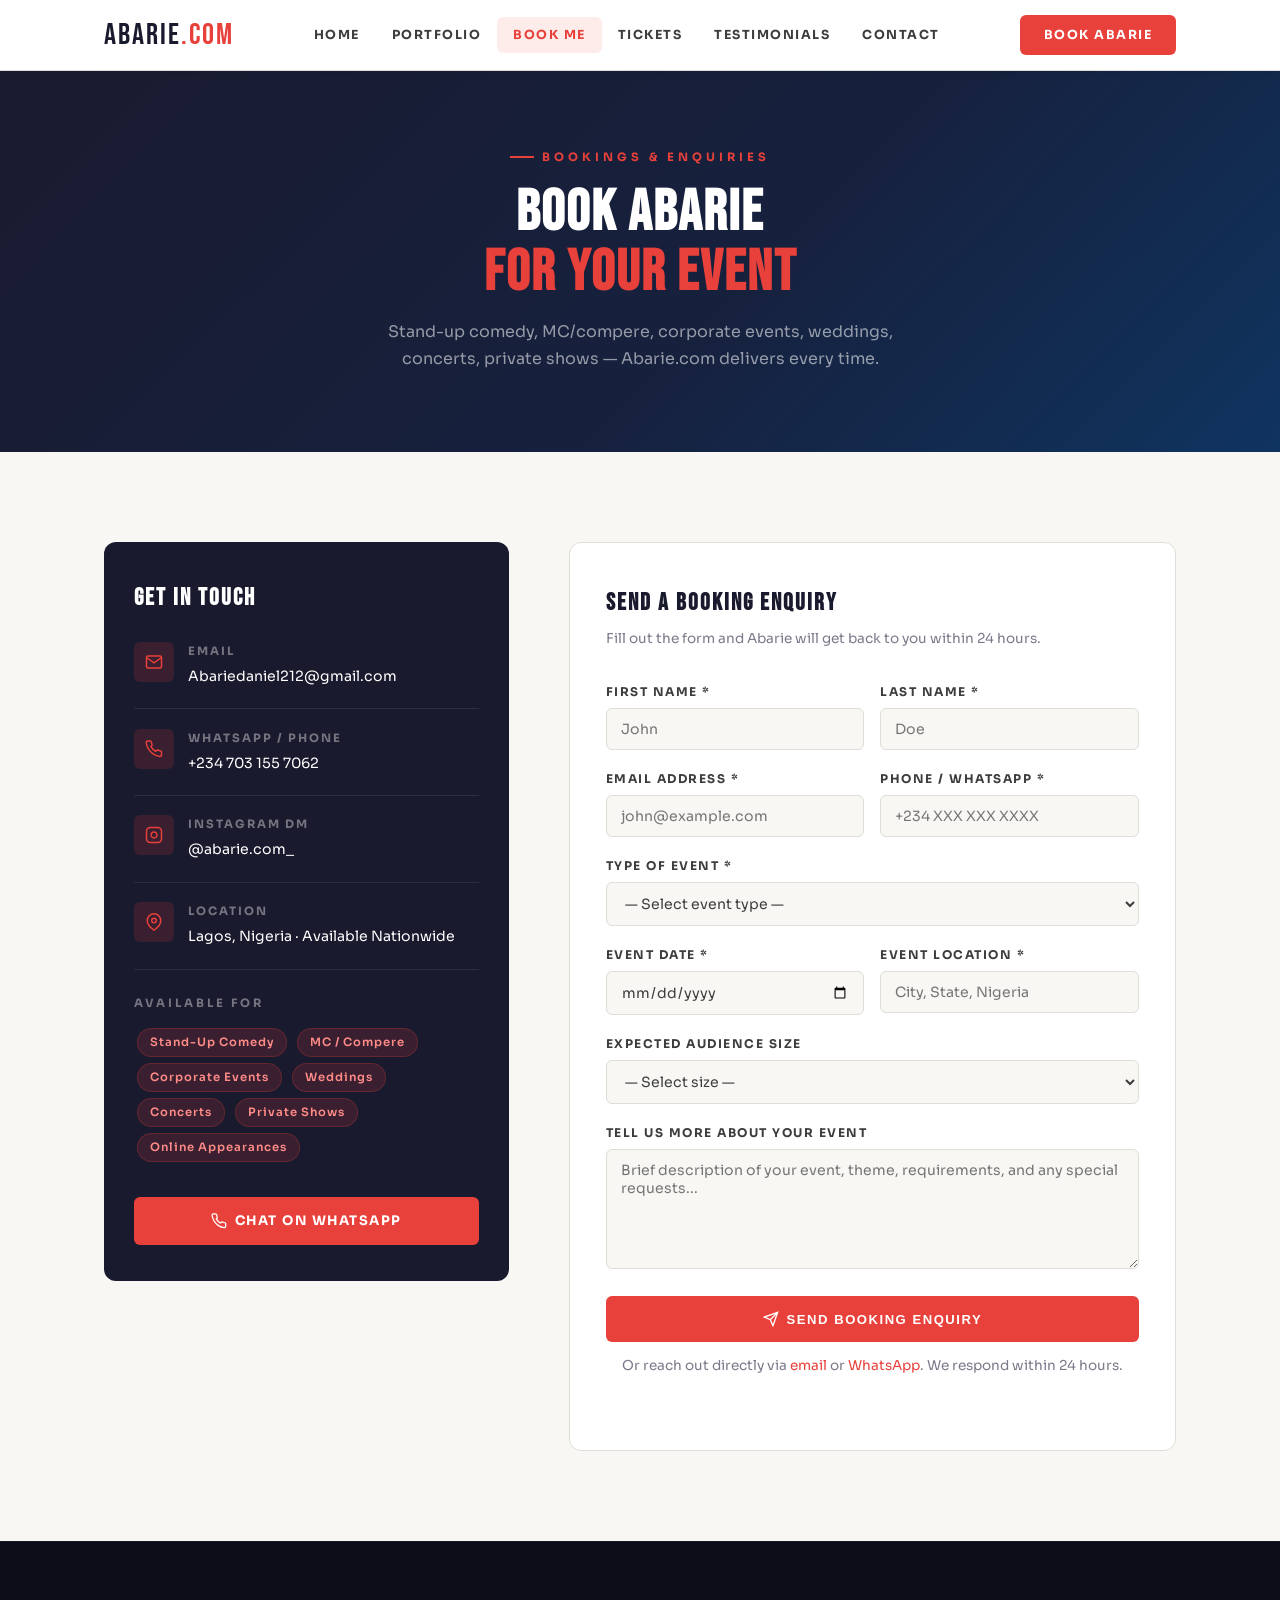
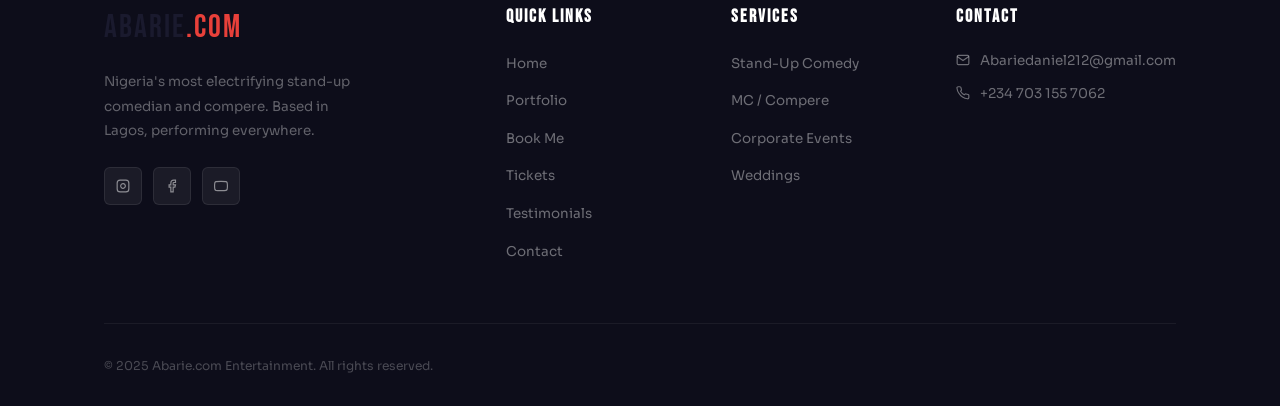
<file: book-me.html>
<!DOCTYPE html>
<html lang="en">
<head>
  <meta charset="UTF-8"/>
  <meta name="viewport" content="width=device-width, initial-scale=1.0"/>
  <title>Book Me – Abarie.com | Comedian & Compere</title>
  <meta name="description" content="Book Abarie.com for your event — stand-up comedy, MC/compere, corporate events, weddings and more."/>
  <link href="https://fonts.googleapis.com/css2?family=Bebas+Neue&family=Sora:wght@300;400;600;700&family=Playfair+Display:ital,wght@1,700&display=swap" rel="stylesheet"/>
  <link rel="stylesheet" href="css/style.css"/>
  <style>
    .page-hero {
      padding: 140px 0 80px;
      background: linear-gradient(135deg, var(--dark) 0%, var(--dark2) 60%, var(--mid) 100%);
      text-align: center; position: relative; overflow: hidden;
    }
    .page-hero h1 { color: var(--white); margin-bottom: 1rem; }
    .page-hero p { color: rgba(255,255,255,0.55); max-width: 520px; margin: 0 auto; }

    .booking-grid {
      display: grid;
      grid-template-columns: 1fr 1.5fr;
      gap: 60px; align-items: start;
    }

    .booking-info-card {
      background: var(--dark);
      border-radius: var(--radius-lg);
      padding: 36px 30px;
      color: white;
      position: sticky; top: 90px;
    }
    .booking-info-card h3 {
      font-family: var(--font-display);
      font-size: 1.5rem; letter-spacing: 2px;
      color: var(--white); margin-bottom: 1.5rem;
    }

    .info-item {
      display: flex; align-items: flex-start; gap: 14px;
      margin-bottom: 1.2rem; padding-bottom: 1.2rem;
      border-bottom: 1px solid rgba(255,255,255,0.08);
    }
    .info-item:last-of-type { border-bottom: none; margin-bottom: 0; }
    .info-icon {
      width: 40px; height: 40px; border-radius: var(--radius);
      background: rgba(232,64,58,0.15);
      display: flex; align-items: center; justify-content: center;
      color: var(--primary); flex-shrink: 0;
    }
    .info-item strong { display: block; font-size: 0.72rem; letter-spacing: 2px; text-transform: uppercase; color: rgba(255,255,255,0.4); margin-bottom: 2px; }
    .info-item a, .info-item span { font-size: 0.88rem; color: var(--white); }
    .info-item a:hover { color: var(--primary); }

    .service-types { margin-top: 1.5rem; }
    .service-types h4 { font-size: 0.72rem; letter-spacing: 3px; text-transform: uppercase; color: rgba(255,255,255,0.4); margin-bottom: 0.8rem; }
    .service-tag {
      display: inline-block; margin: 3px;
      background: rgba(232,64,58,0.15);
      border: 1px solid rgba(232,64,58,0.25);
      color: #ff8b88; padding: 4px 12px; border-radius: 50px;
      font-size: 0.72rem; font-weight: 600; letter-spacing: 1px;
    }

    /* Form */
    .booking-form-wrap {
      background: var(--white);
      border-radius: var(--radius-lg);
      padding: 40px 36px;
      border: 1px solid var(--border);
    }
    .booking-form-wrap h3 {
      font-family: var(--font-display);
      font-size: 1.5rem; letter-spacing: 2px; color: var(--dark);
      margin-bottom: 0.3rem;
    }
    .booking-form-wrap p { font-size: 0.85rem; color: var(--muted); margin-bottom: 2rem; }

    .form-row { display: grid; grid-template-columns: 1fr 1fr; gap: 1rem; }
    .form-group { margin-bottom: 1.2rem; }
    .form-group label {
      display: block; font-size: 0.75rem; font-weight: 700;
      letter-spacing: 1.5px; text-transform: uppercase;
      color: var(--text); margin-bottom: 6px;
    }
    .form-group input, .form-group select, .form-group textarea {
      width: 100%; padding: 11px 14px;
      border: 1.5px solid var(--border);
      border-radius: var(--radius);
      font-family: var(--font-body);
      font-size: 0.88rem; color: var(--text);
      background: var(--offwhite);
      transition: border-color .2s, background .2s;
      outline: none;
    }
    .form-group input:focus, .form-group select:focus, .form-group textarea:focus {
      border-color: var(--primary);
      background: var(--white);
    }
    .form-group textarea { resize: vertical; min-height: 120px; }

    .form-note { font-size: 0.78rem; color: var(--muted); margin-top: 0.8rem; text-align: center; }
    .form-note a { color: var(--primary); }

    @media (max-width: 900px) {
      .booking-grid { grid-template-columns: 1fr; }
      .booking-info-card { position: static; }
      .form-row { grid-template-columns: 1fr; }
    }
  </style>
</head>
<body>

<nav class="navbar">
  <div class="container">
    <div class="navbar-inner">
      <a href="index.html" class="nav-logo">ABARIE<span>.COM</span></a>
      <ul class="nav-links">
        <li><a href="index.html">Home</a></li>
        <li><a href="portfolio.html">Portfolio</a></li>
        <li><a href="book-me.html" class="active">Book Me</a></li>
        <li><a href="tickets.html">Tickets</a></li>
        <li><a href="testimonials.html">Testimonials</a></li>
        <li><a href="contacts.html">Contact</a></li>
      </ul>
      <a href="book-me.html" class="nav-cta">Book Abarie</a>
      <button class="nav-toggle" id="navToggle" aria-label="Open menu"><span></span><span></span><span></span></button>
    </div>
  </div>
</nav>
<div class="mobile-nav" id="mobileNav">
  <ul><li><a href="index.html">Home</a></li><li><a href="portfolio.html">Portfolio</a></li><li><a href="book-me.html">Book Me</a></li><li><a href="tickets.html">Tickets</a></li><li><a href="testimonials.html">Testimonials</a></li><li><a href="contacts.html">Contact</a></li></ul>
  <a href="book-me.html" class="btn-red">Book Abarie Now</a>
</div>

<div class="page-hero">
  <div class="container">
    <div class="tag" style="color:var(--primary); justify-content:center; margin-bottom:1rem;">Bookings & Enquiries</div>
    <h1 class="section-title">BOOK ABARIE<br/><span style="color:var(--primary);">FOR YOUR EVENT</span></h1>
    <p>Stand-up comedy, MC/compere, corporate events, weddings, concerts, private shows — Abarie.com delivers every time.</p>
  </div>
</div>

<section style="background:var(--offwhite);">
  <div class="container">
    <div class="booking-grid">

      <!-- Info sidebar -->
      <div class="booking-info-card reveal">
        <h3>GET IN TOUCH</h3>

        <div class="info-item">
          <div class="info-icon">
            <svg width="18" height="18" viewBox="0 0 24 24" fill="none" stroke="currentColor" stroke-width="2"><path d="M4 4h16c1.1 0 2 .9 2 2v12c0 1.1-.9 2-2 2H4c-1.1 0-2-.9-2-2V6c0-1.1.9-2 2-2z"/><polyline points="22,6 12,13 2,6"/></svg>
          </div>
          <div>
            <strong>Email</strong>
            <a href="mailto:Abariedaniel212@gmail.com">Abariedaniel212@gmail.com</a>
          </div>
        </div>

        <div class="info-item">
          <div class="info-icon">
            <svg width="18" height="18" viewBox="0 0 24 24" fill="none" stroke="currentColor" stroke-width="2"><path d="M22 16.92v3a2 2 0 0 1-2.18 2 19.79 19.79 0 0 1-8.63-3.07A19.5 19.5 0 0 1 4.69 12a19.79 19.79 0 0 1-3.07-8.67A2 2 0 0 1 3.6 1.28h3a2 2 0 0 1 2 1.72c.127.96.361 1.903.7 2.81a2 2 0 0 1-.45 2.11L7.91 8.88a16 16 0 0 0 6.13 6.13l1.17-.92a2 2 0 0 1 2.11-.45c.907.339 1.85.573 2.81.7A2 2 0 0 1 22 16.92z"/></svg>
          </div>
          <div>
            <strong>WhatsApp / Phone</strong>
            <a href="tel:+2347031557062">+234 703 155 7062</a>
          </div>
        </div>

        <div class="info-item">
          <div class="info-icon">
            <svg width="18" height="18" viewBox="0 0 24 24" fill="none" stroke="currentColor" stroke-width="2"><rect x="2" y="2" width="20" height="20" rx="5"/><path d="M16 11.37A4 4 0 1 1 12.63 8 4 4 0 0 1 16 11.37z"/><line x1="17.5" y1="6.5" x2="17.51" y2="6.5"/></svg>
          </div>
          <div>
            <strong>Instagram DM</strong>
            <a href="https://www.instagram.com/abarie.com_/" target="_blank">@abarie.com_</a>
          </div>
        </div>

        <div class="info-item">
          <div class="info-icon">
            <svg width="18" height="18" viewBox="0 0 24 24" fill="none" stroke="currentColor" stroke-width="2"><path d="M21 10c0 7-9 13-9 13s-9-6-9-13a9 9 0 0 1 18 0z"/><circle cx="12" cy="10" r="3"/></svg>
          </div>
          <div>
            <strong>Location</strong>
            <span>Lagos, Nigeria · Available Nationwide</span>
          </div>
        </div>

        <div class="service-types">
          <h4>Available For</h4>
          <span class="service-tag">Stand-Up Comedy</span>
          <span class="service-tag">MC / Compere</span>
          <span class="service-tag">Corporate Events</span>
          <span class="service-tag">Weddings</span>
          <span class="service-tag">Concerts</span>
          <span class="service-tag">Private Shows</span>
          <span class="service-tag">Online Appearances</span>
        </div>

        <div style="margin-top:2rem;">
          <a href="https://wa.me/2347031557062" target="_blank" class="btn-red" style="width:100%; justify-content:center;">
            <svg width="16" height="16" viewBox="0 0 24 24" fill="none" stroke="currentColor" stroke-width="2"><path d="M22 16.92v3a2 2 0 0 1-2.18 2 19.79 19.79 0 0 1-8.63-3.07A19.5 19.5 0 0 1 4.69 12a19.79 19.79 0 0 1-3.07-8.67A2 2 0 0 1 3.6 1.28h3a2 2 0 0 1 2 1.72c.127.96.361 1.903.7 2.81a2 2 0 0 1-.45 2.11L7.91 8.88a16 16 0 0 0 6.13 6.13l1.17-.92a2 2 0 0 1 2.11-.45c.907.339 1.85.573 2.81.7A2 2 0 0 1 22 16.92z"/></svg>
            Chat on WhatsApp
          </a>
        </div>
      </div>

      <!-- Booking Form -->
      <div class="booking-form-wrap reveal" style="transition-delay:0.15s;">
        <h3>SEND A BOOKING ENQUIRY</h3>
        <p>Fill out the form and Abarie will get back to you within 24 hours.</p>

        <div class="form-row">
          <div class="form-group">
            <label for="fname">First Name *</label>
            <input type="text" id="fname" placeholder="John" required/>
          </div>
          <div class="form-group">
            <label for="lname">Last Name *</label>
            <input type="text" id="lname" placeholder="Doe" required/>
          </div>
        </div>

        <div class="form-row">
          <div class="form-group">
            <label for="email">Email Address *</label>
            <input type="email" id="email" placeholder="john@example.com" required/>
          </div>
          <div class="form-group">
            <label for="phone">Phone / WhatsApp *</label>
            <input type="tel" id="phone" placeholder="+234 XXX XXX XXXX" required/>
          </div>
        </div>

        <div class="form-group">
          <label for="event-type">Type of Event *</label>
          <select id="event-type" required>
            <option value="">— Select event type —</option>
            <option>Stand-Up Comedy Show</option>
            <option>Corporate Event</option>
            <option>Wedding / Reception</option>
            <option>Concert / Music Event</option>
            <option>Private Party</option>
            <option>Product Launch</option>
            <option>Award Ceremony</option>
            <option>Other</option>
          </select>
        </div>

        <div class="form-row">
          <div class="form-group">
            <label for="event-date">Event Date *</label>
            <input type="date" id="event-date" required/>
          </div>
          <div class="form-group">
            <label for="location">Event Location *</label>
            <input type="text" id="location" placeholder="City, State, Nigeria" required/>
          </div>
        </div>

        <div class="form-group">
          <label for="audience">Expected Audience Size</label>
          <select id="audience">
            <option value="">— Select size —</option>
            <option>Under 50 guests</option>
            <option>50 – 200 guests</option>
            <option>200 – 500 guests</option>
            <option>500 – 1,000 guests</option>
            <option>1,000+ guests</option>
          </select>
        </div>

        <div class="form-group">
          <label for="message">Tell Us More About Your Event</label>
          <textarea id="message" placeholder="Brief description of your event, theme, requirements, and any special requests..."></textarea>
        </div>

        <button class="btn-red" style="width:100%; justify-content:center; padding:15px;" onclick="submitBooking()">
          <svg width="16" height="16" viewBox="0 0 24 24" fill="none" stroke="currentColor" stroke-width="2"><line x1="22" y1="2" x2="11" y2="13"/><polygon points="22 2 15 22 11 13 2 9 22 2"/></svg>
          Send Booking Enquiry
        </button>

        <p class="form-note">
          Or reach out directly via <a href="mailto:Abariedaniel212@gmail.com">email</a> or
          <a href="https://wa.me/2347031557062" target="_blank">WhatsApp</a>.
          We respond within 24 hours.
        </p>
      </div>

    </div>
  </div>
</section>

<footer>
  <div class="container">
    <div class="footer-grid">
      <div class="footer-brand"><div class="nav-logo">ABARIE<span>.COM</span></div><p>Nigeria's most electrifying stand-up comedian and compere. Based in Lagos, performing everywhere.</p><div class="footer-social"><a href="https://www.instagram.com/abarie.com_/" target="_blank"><svg width="14" height="14" viewBox="0 0 24 24" fill="none" stroke="currentColor" stroke-width="2"><rect x="2" y="2" width="20" height="20" rx="5"/><path d="M16 11.37A4 4 0 1 1 12.63 8 4 4 0 0 1 16 11.37z"/><line x1="17.5" y1="6.5" x2="17.51" y2="6.5"/></svg></a><a href="https://www.facebook.com/Abariedotcomcomedy/" target="_blank"><svg width="14" height="14" viewBox="0 0 24 24" fill="none" stroke="currentColor" stroke-width="2"><path d="M18 2h-3a5 5 0 0 0-5 5v3H7v4h3v8h4v-8h3l1-4h-4V7a1 1 0 0 1 1-1h3z"/></svg></a><a href="https://www.youtube.com/channel/UCqwQwJ-pYK1hlrEjAmgbw4Q" target="_blank"><svg width="14" height="14" viewBox="0 0 24 24" fill="none" stroke="currentColor" stroke-width="2"><path d="M22.54 6.42a2.78 2.78 0 0 0-1.95-1.96C18.88 4 12 4 12 4s-6.88 0-8.59.46A2.78 2.78 0 0 0 1.46 6.42 29 29 0 0 0 1 12a29 29 0 0 0 .46 5.58A2.78 2.78 0 0 0 3.41 19.6C5.12 20 12 20 12 20s6.88 0 8.59-.46a2.78 2.78 0 0 0 1.95-1.95A29 29 0 0 0 23 12a29 29 0 0 0-.46-5.58z"/></svg></a></div></div>
      <div class="footer-col"><h4>Quick Links</h4><ul><li><a href="index.html">Home</a></li><li><a href="portfolio.html">Portfolio</a></li><li><a href="book-me.html">Book Me</a></li><li><a href="tickets.html">Tickets</a></li><li><a href="testimonials.html">Testimonials</a></li><li><a href="contacts.html">Contact</a></li></ul></div>
      <div class="footer-col"><h4>Services</h4><ul><li><a href="book-me.html">Stand-Up Comedy</a></li><li><a href="book-me.html">MC / Compere</a></li><li><a href="book-me.html">Corporate Events</a></li><li><a href="book-me.html">Weddings</a></li></ul></div>
      <div class="footer-col"><h4>Contact</h4><ul class="footer-contact"><li><svg width="14" height="14" viewBox="0 0 24 24" fill="none" stroke="currentColor" stroke-width="2"><path d="M4 4h16c1.1 0 2 .9 2 2v12c0 1.1-.9 2-2 2H4c-1.1 0-2-.9-2-2V6c0-1.1.9-2 2-2z"/><polyline points="22,6 12,13 2,6"/></svg><a href="mailto:Abariedaniel212@gmail.com">Abariedaniel212@gmail.com</a></li><li><svg width="14" height="14" viewBox="0 0 24 24" fill="none" stroke="currentColor" stroke-width="2"><path d="M22 16.92v3a2 2 0 0 1-2.18 2 19.79 19.79 0 0 1-8.63-3.07A19.5 19.5 0 0 1 4.69 12a19.79 19.79 0 0 1-3.07-8.67A2 2 0 0 1 3.6 1.28h3a2 2 0 0 1 2 1.72c.127.96.361 1.903.7 2.81a2 2 0 0 1-.45 2.11L7.91 8.88a16 16 0 0 0 6.13 6.13l1.17-.92a2 2 0 0 1 2.11-.45c.907.339 1.85.573 2.81.7A2 2 0 0 1 22 16.92z"/></svg><a href="tel:+2347031557062">+234 703 155 7062</a></li></ul></div>
    </div>
    <div class="footer-bottom"><p>© 2025 Abarie.com Entertainment. All rights reserved.</p></div>
  </div>
</footer>

<script src="js/main.js"></script>
<script>
function submitBooking() {
  const fname = document.getElementById('fname').value;
  const email = document.getElementById('email').value;
  const eventType = document.getElementById('event-type').value;
  if (!fname || !email || !eventType) {
    alert('Please fill in all required fields.');
    return;
  }
  const subject = encodeURIComponent('Booking Enquiry — ' + eventType);
  const body = encodeURIComponent(
    'Name: ' + document.getElementById('fname').value + ' ' + document.getElementById('lname').value + '\n' +
    'Email: ' + email + '\n' +
    'Phone: ' + document.getElementById('phone').value + '\n' +
    'Event Type: ' + eventType + '\n' +
    'Date: ' + document.getElementById('event-date').value + '\n' +
    'Location: ' + document.getElementById('location').value + '\n' +
    'Audience: ' + document.getElementById('audience').value + '\n\n' +
    'Message:\n' + document.getElementById('message').value
  );
  window.location.href = 'mailto:Abariedaniel212@gmail.com?subject=' + subject + '&body=' + body;
}
</script>
</body>
</html>
</file>
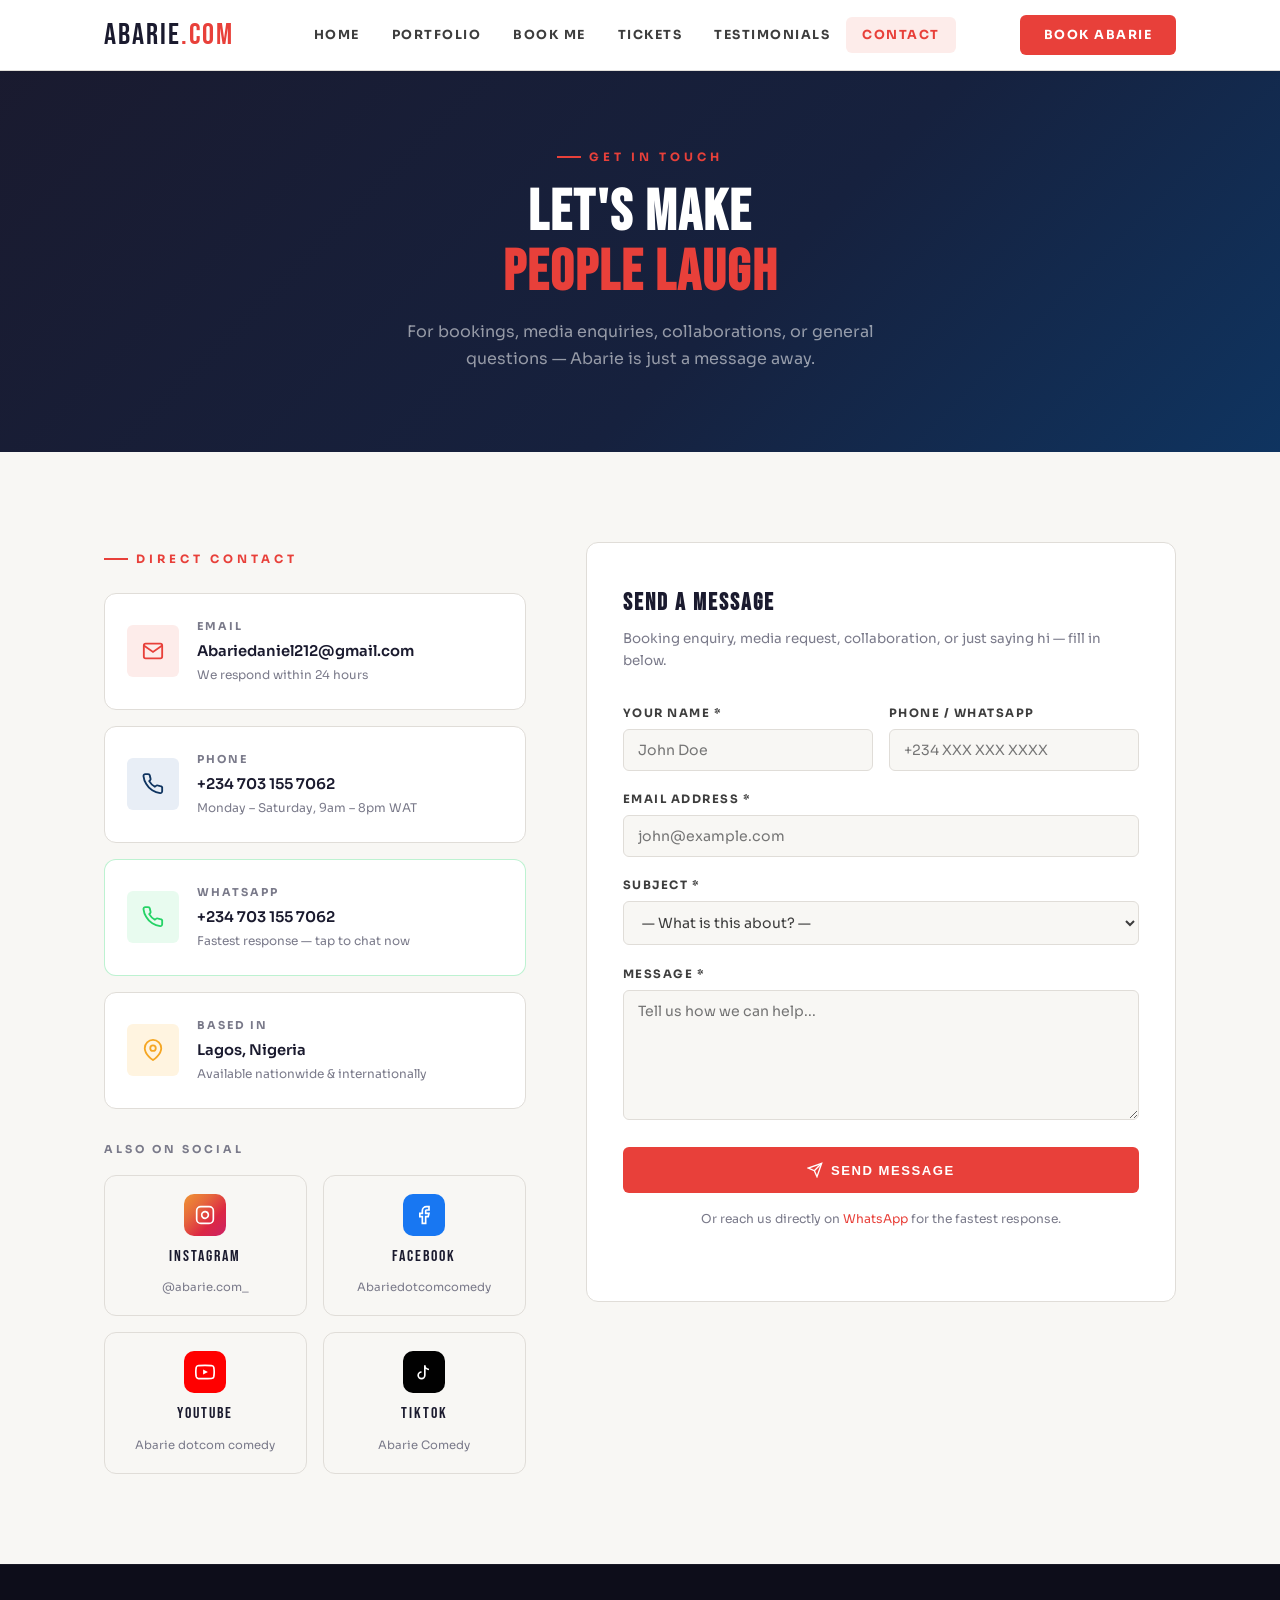
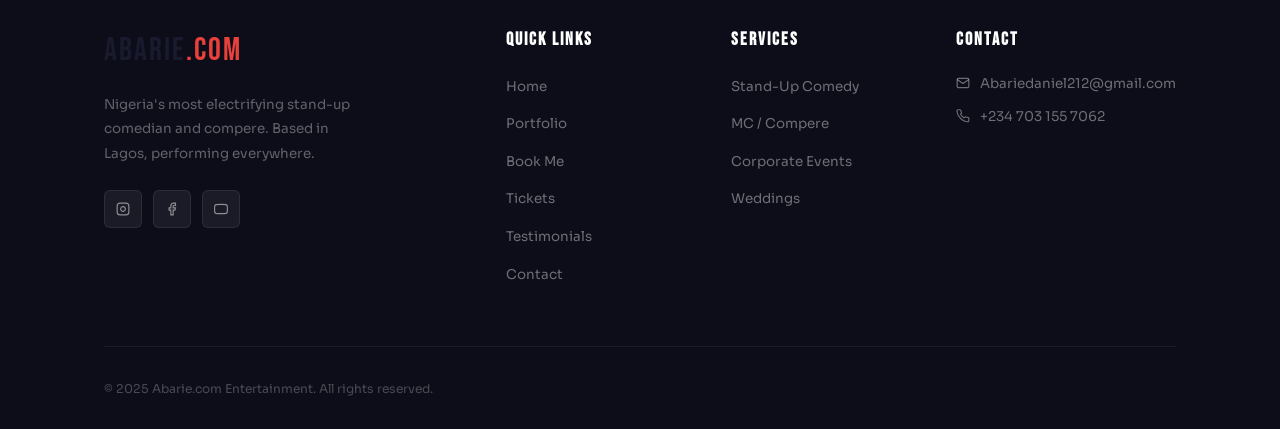
<file: contacts.html>
<!DOCTYPE html>
<html lang="en">
<head>
  <meta charset="UTF-8"/>
  <meta name="viewport" content="width=device-width, initial-scale=1.0"/>
  <title>Contact – Abarie.com | Get in Touch</title>
  <meta name="description" content="Contact Abarie.com for bookings, media enquiries, and general questions."/>
  <link href="https://fonts.googleapis.com/css2?family=Bebas+Neue&family=Sora:wght@300;400;600;700&family=Playfair+Display:ital,wght@1,700&display=swap" rel="stylesheet"/>
  <link rel="stylesheet" href="css/style.css"/>
  <style>
    .page-hero {
      padding: 140px 0 80px;
      background: linear-gradient(135deg, var(--dark) 0%, var(--dark2) 60%, var(--mid) 100%);
      text-align: center; position: relative; overflow: hidden;
    }
    .page-hero h1 { color: var(--white); margin-bottom: 1rem; }
    .page-hero p { color: rgba(255,255,255,0.55); max-width: 520px; margin: 0 auto; }

    .contact-layout {
      display: grid;
      grid-template-columns: 1fr 1.4fr;
      gap: 60px; align-items: start;
    }

    /* Contact cards stack */
    .contact-cards { display: flex; flex-direction: column; gap: 1rem; }
    .contact-card {
      background: var(--white);
      border: 1px solid var(--border);
      border-radius: var(--radius-lg);
      padding: 24px 22px;
      display: flex; align-items: center; gap: 18px;
      transition: border-color .2s, box-shadow .2s;
      text-decoration: none;
    }
    .contact-card:hover { border-color: var(--primary); box-shadow: var(--shadow-md); }
    .contact-card-icon {
      width: 52px; height: 52px; border-radius: var(--radius);
      display: flex; align-items: center; justify-content: center;
      flex-shrink: 0; font-size: 1.3rem;
    }
    .contact-card-label {
      font-size: 0.68rem; letter-spacing: 2px; text-transform: uppercase;
      color: var(--muted); font-weight: 700; margin-bottom: 3px;
    }
    .contact-card-value { font-size: 0.92rem; color: var(--dark); font-weight: 600; }
    .contact-card-sub { font-size: 0.75rem; color: var(--muted); margin-top: 2px; }

    /* WA button special styling */
    .contact-card.wa { border-color: rgba(37,211,102,0.3); }
    .contact-card.wa:hover { border-color: #25d366; }
    .contact-card.wa .contact-card-icon { background: rgba(37,211,102,0.1); }

    /* Social row on contacts */
    .social-contact-grid {
      display: grid; grid-template-columns: 1fr 1fr;
      gap: 1rem; margin-top: 1rem;
    }
    .social-contact-card {
      border: 1px solid var(--border);
      border-radius: var(--radius-lg);
      padding: 18px 16px;
      display: flex; flex-direction: column; align-items: center;
      text-align: center; gap: 8px;
      text-decoration: none;
      transition: all .2s;
    }
    .social-contact-card:hover { border-color: var(--primary); transform: translateY(-3px); }
    .social-contact-card .s-icon {
      width: 42px; height: 42px; border-radius: 10px;
      display: flex; align-items: center; justify-content: center;
    }
    .social-contact-card .s-name { font-family: var(--font-display); font-size: 1rem; letter-spacing: 2px; color: var(--dark); }
    .social-contact-card .s-handle { font-size: 0.72rem; color: var(--muted); }

    /* Contact form */
    .contact-form-card {
      background: var(--white);
      border: 1px solid var(--border);
      border-radius: var(--radius-lg);
      padding: 40px 36px;
    }
    .contact-form-card h3 {
      font-family: var(--font-display); font-size: 1.5rem;
      letter-spacing: 2px; color: var(--dark); margin-bottom: 0.3rem;
    }
    .contact-form-card > p { font-size: 0.84rem; color: var(--muted); margin-bottom: 2rem; }

    .form-group { margin-bottom: 1.2rem; }
    .form-group label { display: block; font-size: 0.72rem; font-weight: 700; letter-spacing: 1.5px; text-transform: uppercase; color: var(--text); margin-bottom: 6px; }
    .form-group input, .form-group select, .form-group textarea {
      width: 100%; padding: 11px 14px;
      border: 1.5px solid var(--border);
      border-radius: var(--radius);
      font-family: var(--font-body); font-size: 0.88rem; color: var(--text);
      background: var(--offwhite); transition: border-color .2s, background .2s; outline: none;
    }
    .form-group input:focus, .form-group select:focus, .form-group textarea:focus {
      border-color: var(--primary); background: var(--white);
    }
    .form-group textarea { resize: vertical; min-height: 130px; }
    .form-row { display: grid; grid-template-columns: 1fr 1fr; gap: 1rem; }

    /* Success message */
    .form-success {
      display: none;
      background: #ecfdf5; border: 1px solid #86efac;
      border-radius: var(--radius); padding: 14px 18px;
      color: #166534; font-size: 0.85rem;
      margin-top: 1rem; text-align: center;
    }

    @media (max-width: 900px) {
      .contact-layout { grid-template-columns: 1fr; }
      .form-row { grid-template-columns: 1fr; }
    }
  </style>
</head>
<body>

<nav class="navbar">
  <div class="container">
    <div class="navbar-inner">
      <a href="index.html" class="nav-logo">ABARIE<span>.COM</span></a>
      <ul class="nav-links">
        <li><a href="index.html">Home</a></li>
        <li><a href="portfolio.html">Portfolio</a></li>
        <li><a href="book-me.html">Book Me</a></li>
        <li><a href="tickets.html">Tickets</a></li>
        <li><a href="testimonials.html">Testimonials</a></li>
        <li><a href="contacts.html" class="active">Contact</a></li>
      </ul>
      <a href="book-me.html" class="nav-cta">Book Abarie</a>
      <button class="nav-toggle" id="navToggle" aria-label="Open menu"><span></span><span></span><span></span></button>
    </div>
  </div>
</nav>
<div class="mobile-nav" id="mobileNav">
  <ul><li><a href="index.html">Home</a></li><li><a href="portfolio.html">Portfolio</a></li><li><a href="book-me.html">Book Me</a></li><li><a href="tickets.html">Tickets</a></li><li><a href="testimonials.html">Testimonials</a></li><li><a href="contacts.html">Contact</a></li></ul>
  <a href="book-me.html" class="btn-red">Book Abarie Now</a>
</div>

<div class="page-hero">
  <div class="container">
    <div class="tag" style="color:var(--primary); justify-content:center; margin-bottom:1rem;">Get in Touch</div>
    <h1 class="section-title">LET'S MAKE<br/><span style="color:var(--primary);">PEOPLE LAUGH</span></h1>
    <p>For bookings, media enquiries, collaborations, or general questions — Abarie is just a message away.</p>
  </div>
</div>

<section style="background:var(--offwhite);">
  <div class="container">
    <div class="contact-layout">

      <!-- Left: Contact info -->
      <div class="reveal">
        <div class="tag" style="margin-bottom:1.5rem;">Direct Contact</div>

        <div class="contact-cards">

          <a href="mailto:Abariedaniel212@gmail.com" class="contact-card">
            <div class="contact-card-icon" style="background:var(--primary-lt); color:var(--primary);">
              <svg width="22" height="22" viewBox="0 0 24 24" fill="none" stroke="currentColor" stroke-width="2"><path d="M4 4h16c1.1 0 2 .9 2 2v12c0 1.1-.9 2-2 2H4c-1.1 0-2-.9-2-2V6c0-1.1.9-2 2-2z"/><polyline points="22,6 12,13 2,6"/></svg>
            </div>
            <div>
              <div class="contact-card-label">Email</div>
              <div class="contact-card-value">Abariedaniel212@gmail.com</div>
              <div class="contact-card-sub">We respond within 24 hours</div>
            </div>
          </a>

          <a href="tel:+2347031557062" class="contact-card">
            <div class="contact-card-icon" style="background:#e8eef6; color:var(--mid);">
              <svg width="22" height="22" viewBox="0 0 24 24" fill="none" stroke="currentColor" stroke-width="2"><path d="M22 16.92v3a2 2 0 0 1-2.18 2 19.79 19.79 0 0 1-8.63-3.07A19.5 19.5 0 0 1 4.69 12a19.79 19.79 0 0 1-3.07-8.67A2 2 0 0 1 3.6 1.28h3a2 2 0 0 1 2 1.72c.127.96.361 1.903.7 2.81a2 2 0 0 1-.45 2.11L7.91 8.88a16 16 0 0 0 6.13 6.13l1.17-.92a2 2 0 0 1 2.11-.45c.907.339 1.85.573 2.81.7A2 2 0 0 1 22 16.92z"/></svg>
            </div>
            <div>
              <div class="contact-card-label">Phone</div>
              <div class="contact-card-value">+234 703 155 7062</div>
              <div class="contact-card-sub">Monday – Saturday, 9am – 8pm WAT</div>
            </div>
          </a>

          <a href="https://wa.me/2347031557062" target="_blank" class="contact-card wa">
            <div class="contact-card-icon">
              <svg width="22" height="22" viewBox="0 0 24 24" fill="none" stroke="#25d366" stroke-width="2"><path d="M22 16.92v3a2 2 0 0 1-2.18 2 19.79 19.79 0 0 1-8.63-3.07A19.5 19.5 0 0 1 4.69 12a19.79 19.79 0 0 1-3.07-8.67A2 2 0 0 1 3.6 1.28h3a2 2 0 0 1 2 1.72c.127.96.361 1.903.7 2.81a2 2 0 0 1-.45 2.11L7.91 8.88a16 16 0 0 0 6.13 6.13l1.17-.92a2 2 0 0 1 2.11-.45c.907.339 1.85.573 2.81.7A2 2 0 0 1 22 16.92z"/></svg>
            </div>
            <div>
              <div class="contact-card-label">WhatsApp</div>
              <div class="contact-card-value">+234 703 155 7062</div>
              <div class="contact-card-sub">Fastest response — tap to chat now</div>
            </div>
          </a>

          <div class="contact-card" style="cursor:default;">
            <div class="contact-card-icon" style="background:var(--gold-lt); color:var(--gold);">
              <svg width="22" height="22" viewBox="0 0 24 24" fill="none" stroke="currentColor" stroke-width="2"><path d="M21 10c0 7-9 13-9 13s-9-6-9-13a9 9 0 0 1 18 0z"/><circle cx="12" cy="10" r="3"/></svg>
            </div>
            <div>
              <div class="contact-card-label">Based In</div>
              <div class="contact-card-value">Lagos, Nigeria</div>
              <div class="contact-card-sub">Available nationwide & internationally</div>
            </div>
          </div>

        </div>

        <!-- Social channels -->
        <div style="margin-top:2rem;">
          <div style="font-size:0.68rem; letter-spacing:3px; text-transform:uppercase; color:var(--muted); font-weight:700; margin-bottom:1rem;">Also on social</div>
          <div class="social-contact-grid">
            <a href="https://www.instagram.com/abarie.com_/" target="_blank" class="social-contact-card">
              <div class="s-icon" style="background:linear-gradient(135deg,#f09433,#e6683c,#dc2743,#cc2366);">
                <svg width="20" height="20" viewBox="0 0 24 24" fill="none" stroke="white" stroke-width="2"><rect x="2" y="2" width="20" height="20" rx="5"/><path d="M16 11.37A4 4 0 1 1 12.63 8 4 4 0 0 1 16 11.37z"/><line x1="17.5" y1="6.5" x2="17.51" y2="6.5"/></svg>
              </div>
              <div class="s-name">Instagram</div>
              <div class="s-handle">@abarie.com_</div>
            </a>
            <a href="https://www.facebook.com/Abariedotcomcomedy/" target="_blank" class="social-contact-card">
              <div class="s-icon" style="background:#1877f2;">
                <svg width="20" height="20" viewBox="0 0 24 24" fill="none" stroke="white" stroke-width="2"><path d="M18 2h-3a5 5 0 0 0-5 5v3H7v4h3v8h4v-8h3l1-4h-4V7a1 1 0 0 1 1-1h3z"/></svg>
              </div>
              <div class="s-name">Facebook</div>
              <div class="s-handle">Abariedotcomcomedy</div>
            </a>
            <a href="https://www.youtube.com/channel/UCqwQwJ-pYK1hlrEjAmgbw4Q" target="_blank" class="social-contact-card">
              <div class="s-icon" style="background:#ff0000;">
                <svg width="20" height="20" viewBox="0 0 24 24" fill="none" stroke="white" stroke-width="2"><path d="M22.54 6.42a2.78 2.78 0 0 0-1.95-1.96C18.88 4 12 4 12 4s-6.88 0-8.59.46A2.78 2.78 0 0 0 1.46 6.42 29 29 0 0 0 1 12a29 29 0 0 0 .46 5.58A2.78 2.78 0 0 0 3.41 19.6C5.12 20 12 20 12 20s6.88 0 8.59-.46a2.78 2.78 0 0 0 1.95-1.95A29 29 0 0 0 23 12a29 29 0 0 0-.46-5.58z"/><polygon points="9.75 15.02 15.5 12 9.75 8.98 9.75 15.02" fill="white" stroke="none"/></svg>
              </div>
              <div class="s-name">YouTube</div>
              <div class="s-handle">Abarie dotcom comedy</div>
            </a>
            <a href="https://www.tiktok.com/@abarie.com" target="_blank" class="social-contact-card">
              <div class="s-icon" style="background:#010101;">
                <svg width="20" height="20" viewBox="0 0 24 24" fill="none" stroke="white" stroke-width="2"><path d="M9 12a4 4 0 1 0 4 4V4a5 5 0 0 0 5 5"/></svg>
              </div>
              <div class="s-name">TikTok</div>
              <div class="s-handle">Abarie Comedy</div>
            </a>
          </div>
        </div>
      </div>

      <!-- Right: Contact form -->
      <div class="contact-form-card reveal" style="transition-delay:0.15s;">
        <h3>SEND A MESSAGE</h3>
        <p>Booking enquiry, media request, collaboration, or just saying hi — fill in below.</p>

        <div class="form-row">
          <div class="form-group">
            <label for="cname">Your Name *</label>
            <input type="text" id="cname" placeholder="John Doe" required/>
          </div>
          <div class="form-group">
            <label for="cphone">Phone / WhatsApp</label>
            <input type="tel" id="cphone" placeholder="+234 XXX XXX XXXX"/>
          </div>
        </div>

        <div class="form-group">
          <label for="cemail">Email Address *</label>
          <input type="email" id="cemail" placeholder="john@example.com" required/>
        </div>

        <div class="form-group">
          <label for="csubject">Subject *</label>
          <select id="csubject" required>
            <option value="">— What is this about? —</option>
            <option>Event Booking Enquiry</option>
            <option>Ticket Information</option>
            <option>Media / Press Enquiry</option>
            <option>Brand Collaboration</option>
            <option>General Question</option>
            <option>Other</option>
          </select>
        </div>

        <div class="form-group">
          <label for="cmessage">Message *</label>
          <textarea id="cmessage" placeholder="Tell us how we can help..." required></textarea>
        </div>

        <button class="btn-red" style="width:100%; justify-content:center; padding:15px;" onclick="sendMessage()">
          <svg width="16" height="16" viewBox="0 0 24 24" fill="none" stroke="currentColor" stroke-width="2"><line x1="22" y1="2" x2="11" y2="13"/><polygon points="22 2 15 22 11 13 2 9 22 2"/></svg>
          Send Message
        </button>

        <div class="form-success" id="formSuccess">
          ✅ Your message has been sent! We'll get back to you within 24 hours.
        </div>

        <p style="font-size:0.76rem; color:var(--muted); text-align:center; margin-top:1rem;">
          Or reach us directly on <a href="https://wa.me/2347031557062" target="_blank" style="color:var(--primary);">WhatsApp</a> for the fastest response.
        </p>
      </div>

    </div>
  </div>
</section>

<footer>
  <div class="container">
    <div class="footer-grid">
      <div class="footer-brand"><div class="nav-logo">ABARIE<span>.COM</span></div><p>Nigeria's most electrifying stand-up comedian and compere. Based in Lagos, performing everywhere.</p><div class="footer-social"><a href="https://www.instagram.com/abarie.com_/" target="_blank"><svg width="14" height="14" viewBox="0 0 24 24" fill="none" stroke="currentColor" stroke-width="2"><rect x="2" y="2" width="20" height="20" rx="5"/><path d="M16 11.37A4 4 0 1 1 12.63 8 4 4 0 0 1 16 11.37z"/><line x1="17.5" y1="6.5" x2="17.51" y2="6.5"/></svg></a><a href="https://www.facebook.com/Abariedotcomcomedy/" target="_blank"><svg width="14" height="14" viewBox="0 0 24 24" fill="none" stroke="currentColor" stroke-width="2"><path d="M18 2h-3a5 5 0 0 0-5 5v3H7v4h3v8h4v-8h3l1-4h-4V7a1 1 0 0 1 1-1h3z"/></svg></a><a href="https://www.youtube.com/channel/UCqwQwJ-pYK1hlrEjAmgbw4Q" target="_blank"><svg width="14" height="14" viewBox="0 0 24 24" fill="none" stroke="currentColor" stroke-width="2"><path d="M22.54 6.42a2.78 2.78 0 0 0-1.95-1.96C18.88 4 12 4 12 4s-6.88 0-8.59.46A2.78 2.78 0 0 0 1.46 6.42 29 29 0 0 0 1 12a29 29 0 0 0 .46 5.58A2.78 2.78 0 0 0 3.41 19.6C5.12 20 12 20 12 20s6.88 0 8.59-.46a2.78 2.78 0 0 0 1.95-1.95A29 29 0 0 0 23 12a29 29 0 0 0-.46-5.58z"/></svg></a></div></div>
      <div class="footer-col"><h4>Quick Links</h4><ul><li><a href="index.html">Home</a></li><li><a href="portfolio.html">Portfolio</a></li><li><a href="book-me.html">Book Me</a></li><li><a href="tickets.html">Tickets</a></li><li><a href="testimonials.html">Testimonials</a></li><li><a href="contacts.html">Contact</a></li></ul></div>
      <div class="footer-col"><h4>Services</h4><ul><li><a href="book-me.html">Stand-Up Comedy</a></li><li><a href="book-me.html">MC / Compere</a></li><li><a href="book-me.html">Corporate Events</a></li><li><a href="book-me.html">Weddings</a></li></ul></div>
      <div class="footer-col"><h4>Contact</h4><ul class="footer-contact"><li><svg width="14" height="14" viewBox="0 0 24 24" fill="none" stroke="currentColor" stroke-width="2"><path d="M4 4h16c1.1 0 2 .9 2 2v12c0 1.1-.9 2-2 2H4c-1.1 0-2-.9-2-2V6c0-1.1.9-2 2-2z"/><polyline points="22,6 12,13 2,6"/></svg><a href="mailto:Abariedaniel212@gmail.com">Abariedaniel212@gmail.com</a></li><li><svg width="14" height="14" viewBox="0 0 24 24" fill="none" stroke="currentColor" stroke-width="2"><path d="M22 16.92v3a2 2 0 0 1-2.18 2 19.79 19.79 0 0 1-8.63-3.07A19.5 19.5 0 0 1 4.69 12a19.79 19.79 0 0 1-3.07-8.67A2 2 0 0 1 3.6 1.28h3a2 2 0 0 1 2 1.72c.127.96.361 1.903.7 2.81a2 2 0 0 1-.45 2.11L7.91 8.88a16 16 0 0 0 6.13 6.13l1.17-.92a2 2 0 0 1 2.11-.45c.907.339 1.85.573 2.81.7A2 2 0 0 1 22 16.92z"/></svg><a href="tel:+2347031557062">+234 703 155 7062</a></li></ul></div>
    </div>
    <div class="footer-bottom"><p>© 2025 Abarie.com Entertainment. All rights reserved.</p></div>
  </div>
</footer>

<script src="js/main.js"></script>
<script>
function sendMessage() {
  const name = document.getElementById('cname').value;
  const email = document.getElementById('cemail').value;
  const subject = document.getElementById('csubject').value;
  const message = document.getElementById('cmessage').value;
  if (!name || !email || !subject || !message) { alert('Please fill in all required fields.'); return; }
  const mailSubject = encodeURIComponent(subject + ' — from ' + name);
  const mailBody = encodeURIComponent('Name: ' + name + '\nEmail: ' + email + '\nPhone: ' + document.getElementById('cphone').value + '\nSubject: ' + subject + '\n\nMessage:\n' + message);
  window.location.href = 'mailto:Abariedaniel212@gmail.com?subject=' + mailSubject + '&body=' + mailBody;
}
</script>
</body>
</html>
</file>
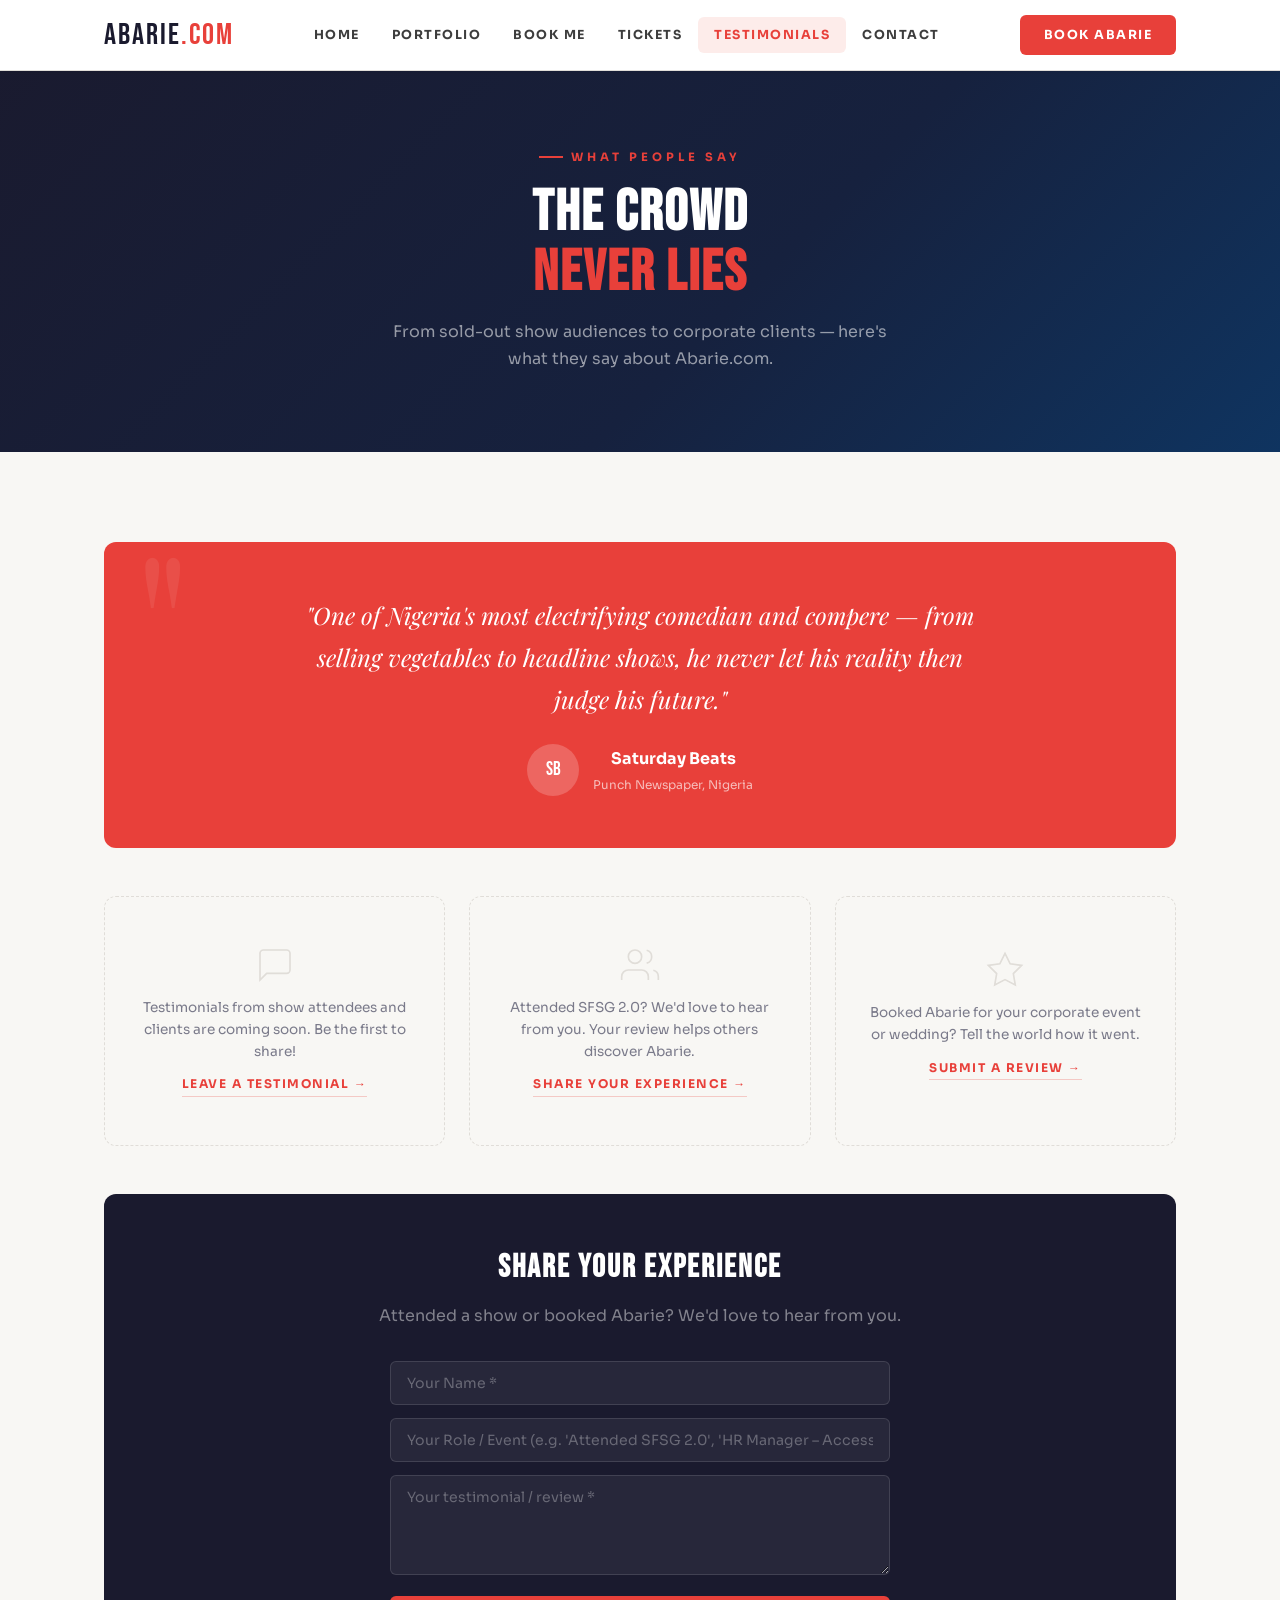
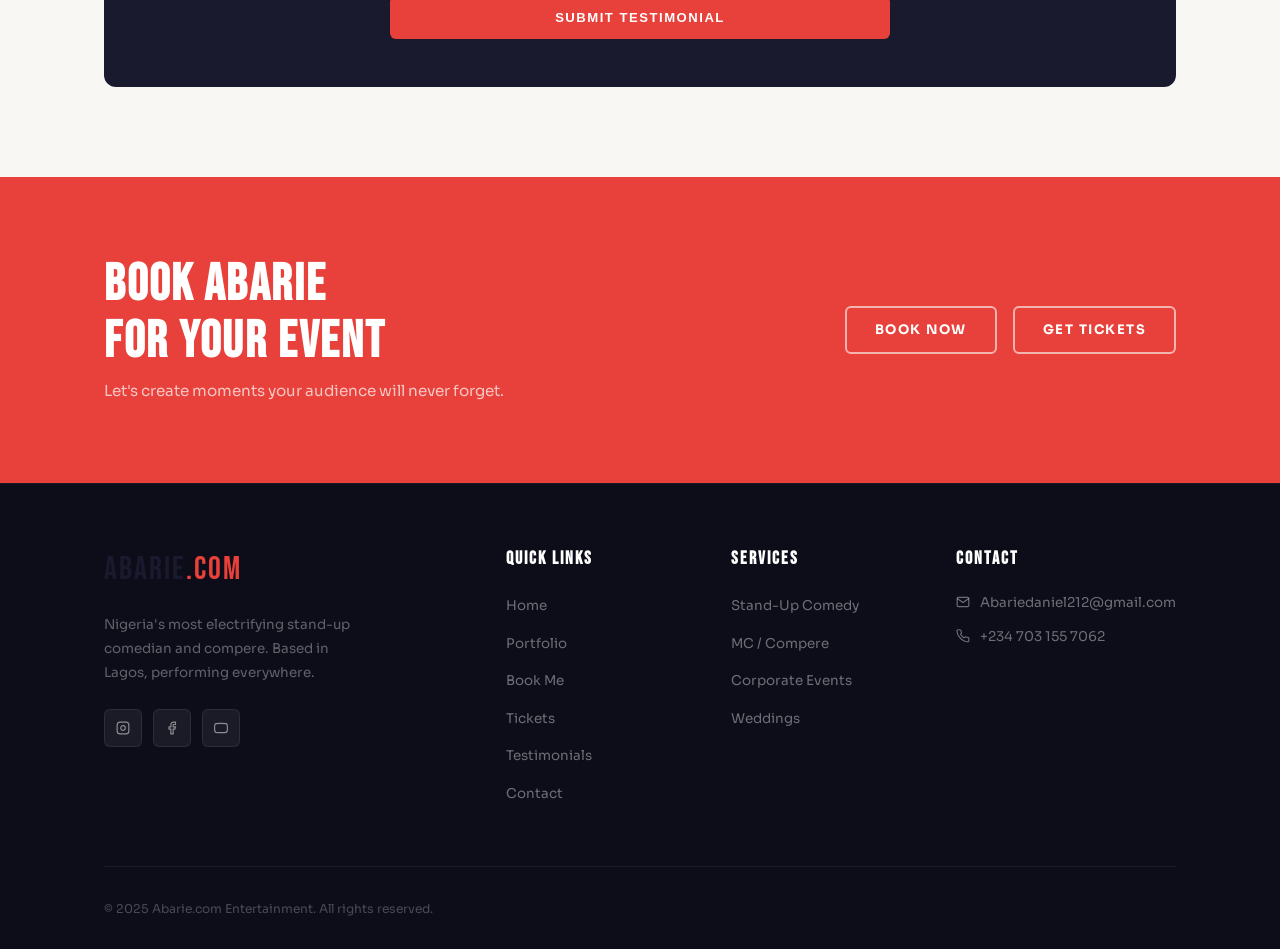
<file: testimonials.html>
<!DOCTYPE html>
<html lang="en">
<head>
  <meta charset="UTF-8"/>
  <meta name="viewport" content="width=device-width, initial-scale=1.0"/>
  <title>Testimonials – Abarie.com | What People Say</title>
  <meta name="description" content="What event organizers, clients, and fans say about booking Abarie.com."/>
  <link href="https://fonts.googleapis.com/css2?family=Bebas+Neue&family=Sora:wght@300;400;600;700&family=Playfair+Display:ital,wght@1,700&display=swap" rel="stylesheet"/>
  <link rel="stylesheet" href="css/style.css"/>
  <style>
    .page-hero {
      padding: 140px 0 80px;
      background: linear-gradient(135deg, var(--dark) 0%, var(--dark2) 60%, var(--mid) 100%);
      text-align: center; position: relative; overflow: hidden;
    }
    .page-hero h1 { color: var(--white); margin-bottom: 1rem; }
    .page-hero p { color: rgba(255,255,255,0.55); max-width: 520px; margin: 0 auto; }

    /* Featured quote */
    .featured-quote {
      background: var(--primary);
      border-radius: var(--radius-lg);
      padding: 52px 60px;
      text-align: center;
      margin-bottom: 3rem;
      position: relative; overflow: hidden;
    }
    .featured-quote::before {
      content: '"';
      position: absolute; top: -20px; left: 30px;
      font-family: var(--font-serif); font-size: 12rem;
      color: rgba(255,255,255,0.08); line-height: 1;
      pointer-events: none;
    }
    .featured-quote blockquote {
      font-family: var(--font-serif); font-style: italic;
      font-size: clamp(1.1rem, 2.5vw, 1.5rem);
      color: white; line-height: 1.75;
      max-width: 680px; margin: 0 auto 1.5rem;
      position: relative; z-index: 1;
    }
    .featured-quote-author {
      display: flex; align-items: center; justify-content: center; gap: 14px;
    }
    .featured-author-avatar {
      width: 52px; height: 52px; border-radius: 50%;
      background: rgba(255,255,255,0.2);
      display: flex; align-items: center; justify-content: center;
      font-family: var(--font-display); font-size: 1.2rem; color: white;
    }
    .featured-author-name { font-weight: 700; color: white; margin-bottom: 2px; }
    .featured-author-title { font-size: 0.75rem; color: rgba(255,255,255,0.65); }

    /* Testimonial grid */
    .testi-grid {
      display: grid;
      grid-template-columns: repeat(auto-fill, minmax(300px, 1fr));
      gap: 1.5rem;
    }
    .testi-card {
      background: var(--white);
      border: 1px solid var(--border);
      border-radius: var(--radius-lg);
      padding: 28px 26px;
      position: relative;
      transition: border-color .2s, box-shadow .2s;
    }
    .testi-card:hover { border-color: var(--primary); box-shadow: var(--shadow-md); }
    .testi-quote-mark {
      font-family: var(--font-serif); font-size: 3.5rem;
      color: var(--primary-lt); line-height: 1;
      margin-bottom: 8px;
    }
    .testi-text {
      font-family: var(--font-serif); font-style: italic;
      font-size: 0.95rem; color: var(--dark);
      line-height: 1.8; margin-bottom: 20px;
    }
    .testi-author {
      display: flex; align-items: center; gap: 12px;
      padding-top: 16px; border-top: 1px solid var(--border);
    }
    .testi-avatar {
      width: 44px; height: 44px; border-radius: 50%;
      display: flex; align-items: center; justify-content: center;
      font-family: var(--font-display); font-size: 1.1rem;
      letter-spacing: 1px; flex-shrink: 0;
    }
    .testi-name { font-weight: 700; font-size: 0.88rem; color: var(--dark); margin-bottom: 2px; }
    .testi-role { font-size: 0.72rem; color: var(--muted); }
    .testi-stars { color: var(--gold); font-size: 0.9rem; letter-spacing: 2px; margin-top: 2px; }

    /* Star placeholders */
    .testi-card.placeholder { background: var(--offwhite); border-style: dashed; }
    .placeholder-inner {
      display: flex; flex-direction: column; align-items: center;
      justify-content: center; text-align: center; padding: 20px 0;
      min-height: 180px;
    }
    .placeholder-inner svg { color: var(--border); margin-bottom: 12px; }
    .placeholder-inner p { font-size: 0.85rem; color: var(--muted); line-height: 1.6; }

    /* Submit CTA */
    .submit-testi {
      background: var(--dark);
      border-radius: var(--radius-lg);
      padding: 48px 48px;
      text-align: center;
      margin-top: 3rem;
    }
    .submit-testi h3 {
      font-family: var(--font-display); font-size: 2rem;
      color: white; letter-spacing: 2px; margin-bottom: 0.5rem;
    }
    .submit-testi p { color: rgba(255,255,255,0.45); margin-bottom: 2rem; }
    .submit-form {
      max-width: 500px; margin: 0 auto;
    }
    .submit-form input, .submit-form textarea {
      width: 100%; padding: 12px 16px; margin-bottom: 0.8rem;
      border-radius: var(--radius);
      border: 1px solid rgba(255,255,255,0.12);
      background: rgba(255,255,255,0.06);
      color: white; font-family: var(--font-body); font-size: 0.88rem;
      outline: none;
    }
    .submit-form input::placeholder,
    .submit-form textarea::placeholder { color: rgba(255,255,255,0.3); }
    .submit-form input:focus, .submit-form textarea:focus { border-color: var(--primary); }
    .submit-form textarea { min-height: 100px; resize: vertical; }
  </style>
</head>
<body>

<nav class="navbar">
  <div class="container">
    <div class="navbar-inner">
      <a href="index.html" class="nav-logo">ABARIE<span>.COM</span></a>
      <ul class="nav-links">
        <li><a href="index.html">Home</a></li>
        <li><a href="portfolio.html">Portfolio</a></li>
        <li><a href="book-me.html">Book Me</a></li>
        <li><a href="tickets.html">Tickets</a></li>
        <li><a href="testimonials.html" class="active">Testimonials</a></li>
        <li><a href="contacts.html">Contact</a></li>
      </ul>
      <a href="book-me.html" class="nav-cta">Book Abarie</a>
      <button class="nav-toggle" id="navToggle" aria-label="Open menu"><span></span><span></span><span></span></button>
    </div>
  </div>
</nav>
<div class="mobile-nav" id="mobileNav">
  <ul><li><a href="index.html">Home</a></li><li><a href="portfolio.html">Portfolio</a></li><li><a href="book-me.html">Book Me</a></li><li><a href="tickets.html">Tickets</a></li><li><a href="testimonials.html">Testimonials</a></li><li><a href="contacts.html">Contact</a></li></ul>
  <a href="book-me.html" class="btn-red">Book Abarie Now</a>
</div>

<div class="page-hero">
  <div class="container">
    <div class="tag" style="color:var(--primary); justify-content:center; margin-bottom:1rem;">What People Say</div>
    <h1 class="section-title">THE CROWD<br/><span style="color:var(--primary);">NEVER LIES</span></h1>
    <p>From sold-out show audiences to corporate clients — here's what they say about Abarie.com.</p>
  </div>
</div>

<section style="background:var(--offwhite);">
  <div class="container">

    <!-- Featured press quote -->
    <div class="featured-quote reveal">
      <blockquote>
        "One of Nigeria's most electrifying comedian and compere — from selling vegetables to headline shows,
        he never let his reality then judge his future."
      </blockquote>
      <div class="featured-quote-author">
        <div class="featured-author-avatar">SB</div>
        <div>
          <div class="featured-author-name">Saturday Beats</div>
          <div class="featured-author-title">Punch Newspaper, Nigeria</div>
        </div>
      </div>
    </div>

    <!-- Testimonials grid -->
    <div class="testi-grid reveal">

      <!-- Placeholder testimonials — to be replaced with real ones -->
      <div class="testi-card placeholder">
        <div class="placeholder-inner">
          <svg width="40" height="40" viewBox="0 0 24 24" fill="none" stroke="currentColor" stroke-width="1"><path d="M21 15a2 2 0 0 1-2 2H7l-4 4V5a2 2 0 0 1 2-2h14a2 2 0 0 1 2 2z"/></svg>
          <p>Testimonials from show attendees and clients are coming soon. Be the first to share!</p>
          <a href="#submit" class="event-link" style="margin-top:12px;">Leave a Testimonial →</a>
        </div>
      </div>

      <div class="testi-card placeholder">
        <div class="placeholder-inner">
          <svg width="40" height="40" viewBox="0 0 24 24" fill="none" stroke="currentColor" stroke-width="1"><path d="M17 21v-2a4 4 0 0 0-4-4H5a4 4 0 0 0-4 4v2"/><circle cx="9" cy="7" r="4"/><path d="M23 21v-2a4 4 0 0 0-3-3.87"/><path d="M16 3.13a4 4 0 0 1 0 7.75"/></svg>
          <p>Attended SFSG 2.0? We'd love to hear from you. Your review helps others discover Abarie.</p>
          <a href="#submit" class="event-link" style="margin-top:12px;">Share Your Experience →</a>
        </div>
      </div>

      <div class="testi-card placeholder">
        <div class="placeholder-inner">
          <svg width="40" height="40" viewBox="0 0 24 24" fill="none" stroke="currentColor" stroke-width="1"><polygon points="12 2 15.09 8.26 22 9.27 17 14.14 18.18 21.02 12 17.77 5.82 21.02 7 14.14 2 9.27 8.91 8.26 12 2"/></svg>
          <p>Booked Abarie for your corporate event or wedding? Tell the world how it went.</p>
          <a href="#submit" class="event-link" style="margin-top:12px;">Submit a Review →</a>
        </div>
      </div>

    </div>

    <!-- Submit testimonial -->
    <div class="submit-testi reveal" id="submit">
      <h3>SHARE YOUR EXPERIENCE</h3>
      <p>Attended a show or booked Abarie? We'd love to hear from you.</p>
      <div class="submit-form">
        <input type="text" placeholder="Your Name *" id="testiName"/>
        <input type="text" placeholder="Your Role / Event (e.g. 'Attended SFSG 2.0', 'HR Manager – AccessBank')" id="testiRole"/>
        <textarea placeholder="Your testimonial / review *" id="testiText"></textarea>
        <button class="btn-red" style="width:100%; justify-content:center; padding:14px;" onclick="submitTesti()">
          Submit Testimonial
        </button>
      </div>
    </div>

  </div>
</section>

<section class="booking-snippet">
  <div class="container">
    <div class="booking-inner">
      <div><h2>BOOK ABARIE<br/>FOR YOUR EVENT</h2><p>Let's create moments your audience will never forget.</p></div>
      <div class="booking-btns">
        <a href="book-me.html" class="btn-outline-white">Book Now</a>
        <a href="tickets.html" class="btn-outline-white">Get Tickets</a>
      </div>
    </div>
  </div>
</section>

<footer>
  <div class="container">
    <div class="footer-grid">
      <div class="footer-brand"><div class="nav-logo">ABARIE<span>.COM</span></div><p>Nigeria's most electrifying stand-up comedian and compere. Based in Lagos, performing everywhere.</p><div class="footer-social"><a href="https://www.instagram.com/abarie.com_/" target="_blank"><svg width="14" height="14" viewBox="0 0 24 24" fill="none" stroke="currentColor" stroke-width="2"><rect x="2" y="2" width="20" height="20" rx="5"/><path d="M16 11.37A4 4 0 1 1 12.63 8 4 4 0 0 1 16 11.37z"/><line x1="17.5" y1="6.5" x2="17.51" y2="6.5"/></svg></a><a href="https://www.facebook.com/Abariedotcomcomedy/" target="_blank"><svg width="14" height="14" viewBox="0 0 24 24" fill="none" stroke="currentColor" stroke-width="2"><path d="M18 2h-3a5 5 0 0 0-5 5v3H7v4h3v8h4v-8h3l1-4h-4V7a1 1 0 0 1 1-1h3z"/></svg></a><a href="https://www.youtube.com/channel/UCqwQwJ-pYK1hlrEjAmgbw4Q" target="_blank"><svg width="14" height="14" viewBox="0 0 24 24" fill="none" stroke="currentColor" stroke-width="2"><path d="M22.54 6.42a2.78 2.78 0 0 0-1.95-1.96C18.88 4 12 4 12 4s-6.88 0-8.59.46A2.78 2.78 0 0 0 1.46 6.42 29 29 0 0 0 1 12a29 29 0 0 0 .46 5.58A2.78 2.78 0 0 0 3.41 19.6C5.12 20 12 20 12 20s6.88 0 8.59-.46a2.78 2.78 0 0 0 1.95-1.95A29 29 0 0 0 23 12a29 29 0 0 0-.46-5.58z"/></svg></a></div></div>
      <div class="footer-col"><h4>Quick Links</h4><ul><li><a href="index.html">Home</a></li><li><a href="portfolio.html">Portfolio</a></li><li><a href="book-me.html">Book Me</a></li><li><a href="tickets.html">Tickets</a></li><li><a href="testimonials.html">Testimonials</a></li><li><a href="contacts.html">Contact</a></li></ul></div>
      <div class="footer-col"><h4>Services</h4><ul><li><a href="book-me.html">Stand-Up Comedy</a></li><li><a href="book-me.html">MC / Compere</a></li><li><a href="book-me.html">Corporate Events</a></li><li><a href="book-me.html">Weddings</a></li></ul></div>
      <div class="footer-col"><h4>Contact</h4><ul class="footer-contact"><li><svg width="14" height="14" viewBox="0 0 24 24" fill="none" stroke="currentColor" stroke-width="2"><path d="M4 4h16c1.1 0 2 .9 2 2v12c0 1.1-.9 2-2 2H4c-1.1 0-2-.9-2-2V6c0-1.1.9-2 2-2z"/><polyline points="22,6 12,13 2,6"/></svg><a href="mailto:Abariedaniel212@gmail.com">Abariedaniel212@gmail.com</a></li><li><svg width="14" height="14" viewBox="0 0 24 24" fill="none" stroke="currentColor" stroke-width="2"><path d="M22 16.92v3a2 2 0 0 1-2.18 2 19.79 19.79 0 0 1-8.63-3.07A19.5 19.5 0 0 1 4.69 12a19.79 19.79 0 0 1-3.07-8.67A2 2 0 0 1 3.6 1.28h3a2 2 0 0 1 2 1.72c.127.96.361 1.903.7 2.81a2 2 0 0 1-.45 2.11L7.91 8.88a16 16 0 0 0 6.13 6.13l1.17-.92a2 2 0 0 1 2.11-.45c.907.339 1.85.573 2.81.7A2 2 0 0 1 22 16.92z"/></svg><a href="tel:+2347031557062">+234 703 155 7062</a></li></ul></div>
    </div>
    <div class="footer-bottom"><p>© 2025 Abarie.com Entertainment. All rights reserved.</p></div>
  </div>
</footer>

<script src="js/main.js"></script>
<script>
function submitTesti() {
  const name = document.getElementById('testiName').value;
  const text = document.getElementById('testiText').value;
  if (!name || !text) { alert('Please fill in your name and testimonial.'); return; }
  const subject = encodeURIComponent('Testimonial from ' + name);
  const body = encodeURIComponent('Name: ' + name + '\nRole: ' + document.getElementById('testiRole').value + '\n\nTestimonial:\n' + text);
  window.location.href = 'mailto:Abariedaniel212@gmail.com?subject=' + subject + '&body=' + body;
}
</script>
</body>
</html>
</file>
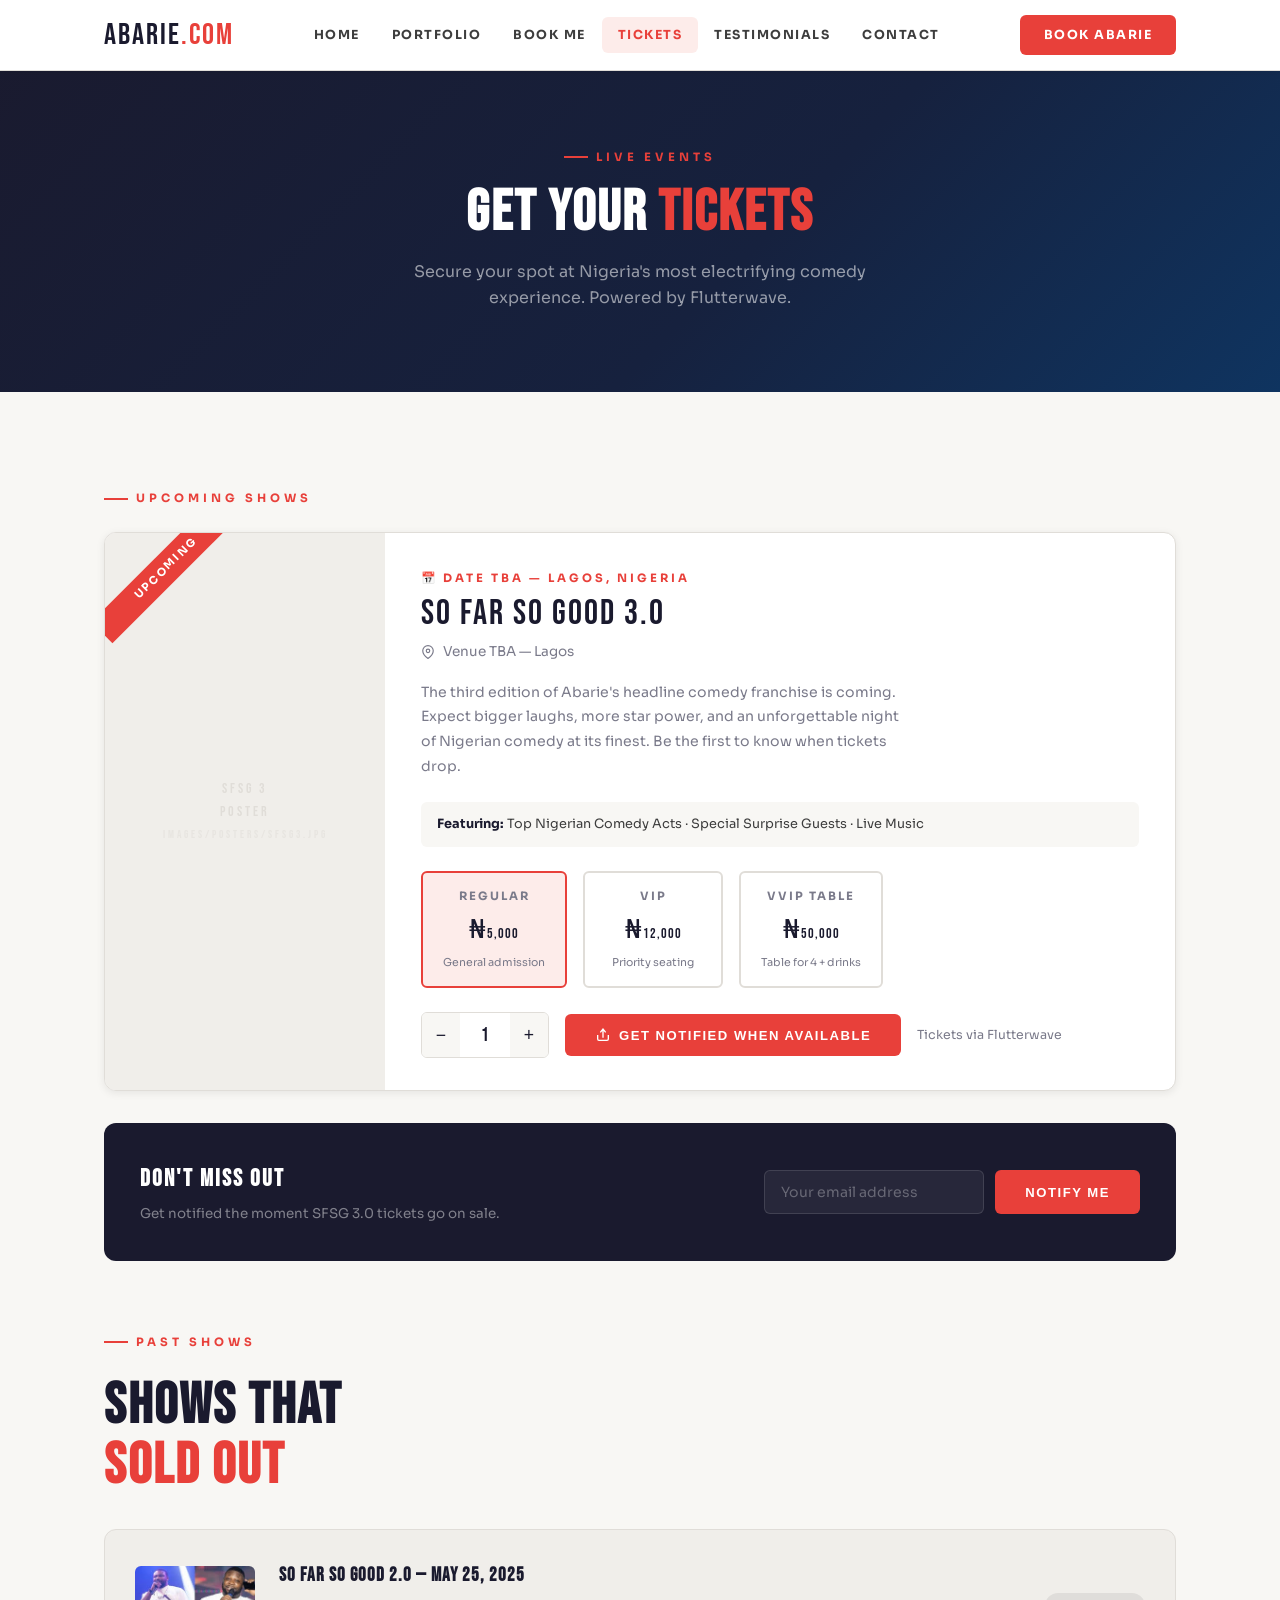
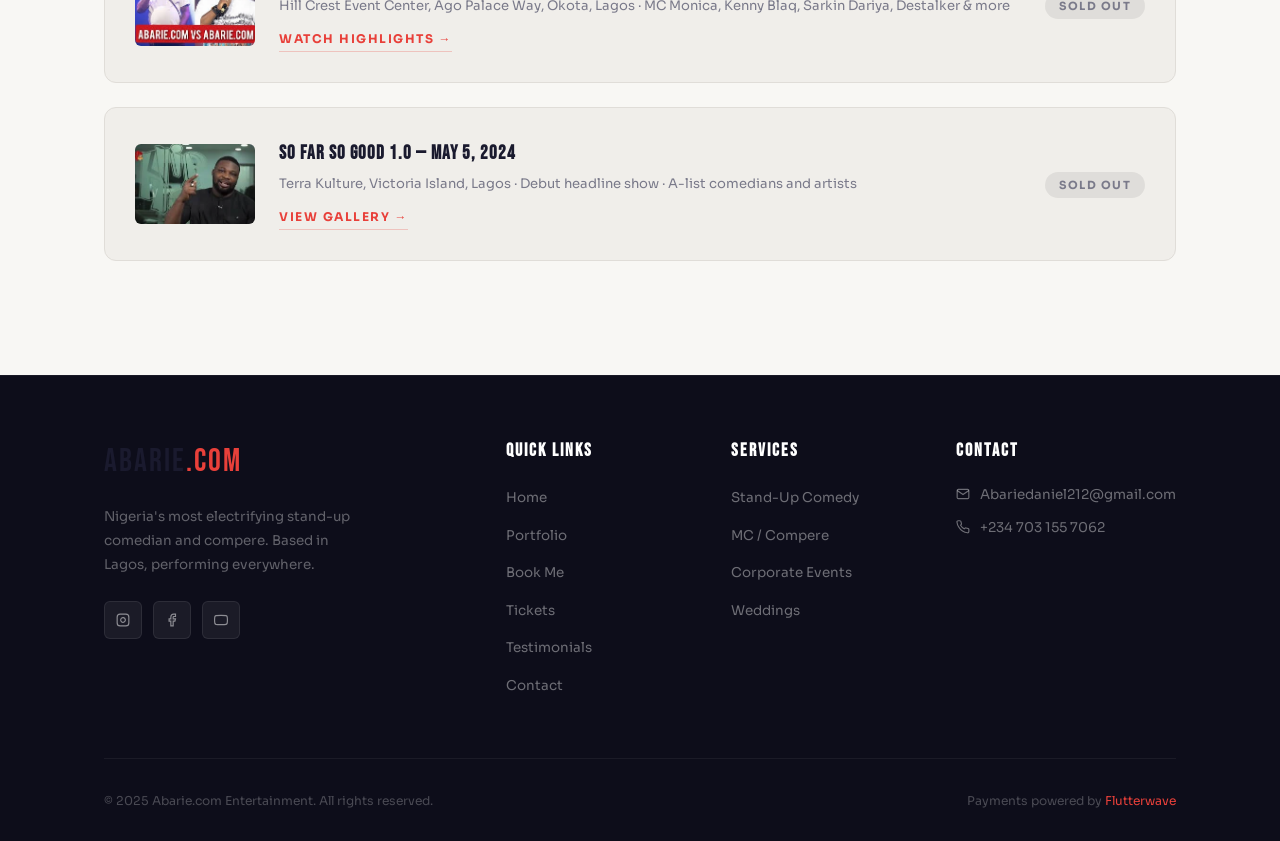
<file: tickets.html>
<!DOCTYPE html>
<html lang="en">
<head>
  <meta charset="UTF-8"/>
  <meta name="viewport" content="width=device-width, initial-scale=1.0"/>
  <title>Tickets – Abarie.com | Get Your Show Tickets</title>
  <meta name="description" content="Get tickets for Abarie.com's upcoming shows and events. Powered by Flutterwave."/>
  <link href="https://fonts.googleapis.com/css2?family=Bebas+Neue&family=Sora:wght@300;400;600;700&family=Playfair+Display:ital,wght@1,700&display=swap" rel="stylesheet"/>
  <link rel="stylesheet" href="css/style.css"/>
  <style>
    .page-hero {
      padding: 140px 0 80px;
      background: linear-gradient(135deg, var(--dark) 0%, var(--dark2) 60%, var(--mid) 100%);
      text-align: center; position: relative; overflow: hidden;
    }
    .page-hero h1 { color: var(--white); margin-bottom: 1rem; }
    .page-hero p { color: rgba(255,255,255,0.55); max-width: 520px; margin: 0 auto; }

    /* Event ticket cards */
    .ticket-event-card {
      background: var(--white);
      border-radius: var(--radius-lg);
      overflow: hidden;
      border: 1px solid var(--border);
      box-shadow: var(--shadow-sm);
      margin-bottom: 2rem;
      display: grid;
      grid-template-columns: 280px 1fr;
      transition: box-shadow .2s;
    }
    .ticket-event-card:hover { box-shadow: var(--shadow-lg); }

    .ticket-event-poster {
      background: var(--light);
      display: flex; align-items: center; justify-content: center;
      position: relative; overflow: hidden;
      min-height: 280px;
    }
    .ticket-event-poster img { width: 100%; height: 100%; object-fit: cover; }
    .ticket-poster-ph {
      text-align: center; color: var(--border);
      font-family: var(--font-display); letter-spacing: 3px; font-size: 0.85rem;
    }
    .ticket-status-ribbon {
      position: absolute; top: 20px; left: -30px;
      background: var(--primary); color: white;
      padding: 6px 50px; font-size: 0.68rem;
      font-weight: 700; letter-spacing: 2px; text-transform: uppercase;
      transform: rotate(-45deg);
    }
    .ticket-status-ribbon.sold-out { background: #888; }
    .ticket-status-ribbon.past { background: rgba(0,0,0,0.4); }

    .ticket-event-info { padding: 36px 36px 32px; }
    .ticket-event-date {
      font-size: 0.72rem; letter-spacing: 3px; text-transform: uppercase;
      color: var(--primary); font-weight: 700; margin-bottom: 8px;
    }
    .ticket-event-name {
      font-family: var(--font-display); font-size: 2.2rem;
      color: var(--dark); letter-spacing: 2px; line-height: 1.05;
      margin-bottom: 8px;
    }
    .ticket-event-venue {
      display: flex; align-items: center; gap: 8px;
      font-size: 0.85rem; color: var(--muted); margin-bottom: 16px;
    }
    .ticket-event-desc { font-size: 0.88rem; color: var(--muted); line-height: 1.75; margin-bottom: 24px; max-width: 480px; }
    .ticket-event-feat {
      background: var(--offwhite);
      border-radius: var(--radius);
      padding: 12px 16px;
      font-size: 0.8rem; color: var(--text);
      margin-bottom: 24px;
    }
    .ticket-event-feat strong { color: var(--dark); }

    /* Ticket tiers */
    .ticket-tiers { display: flex; gap: 1rem; flex-wrap: wrap; margin-bottom: 24px; }
    .ticket-tier {
      border: 2px solid var(--border);
      border-radius: var(--radius);
      padding: 14px 20px; cursor: pointer;
      transition: all .2s; min-width: 140px;
      text-align: center;
    }
    .ticket-tier:hover, .ticket-tier.selected {
      border-color: var(--primary);
      background: var(--primary-lt);
    }
    .tier-name { font-size: 0.72rem; font-weight: 700; letter-spacing: 2px; text-transform: uppercase; color: var(--muted); margin-bottom: 4px; }
    .tier-price { font-family: var(--font-display); font-size: 1.6rem; color: var(--dark); letter-spacing: 1px; }
    .tier-price span { font-size: 0.9rem; }
    .tier-note { font-size: 0.68rem; color: var(--muted); margin-top: 2px; }

    .ticket-buy-row { display: flex; align-items: center; gap: 1rem; flex-wrap: wrap; }
    .qty-wrap {
      display: flex; align-items: center; gap: 0;
      border: 1.5px solid var(--border); border-radius: var(--radius);
      overflow: hidden;
    }
    .qty-btn {
      width: 38px; height: 44px; background: var(--offwhite);
      border: none; font-size: 1.1rem; cursor: pointer;
      color: var(--dark); transition: background .15s;
    }
    .qty-btn:hover { background: var(--light); }
    .qty-val {
      width: 50px; height: 44px; text-align: center;
      border: none; font-family: var(--font-display); font-size: 1.2rem;
      color: var(--dark); background: var(--white);
    }

    /* Past show promo */
    .past-show-card {
      background: var(--light);
      border-radius: var(--radius-lg);
      padding: 30px;
      display: flex; gap: 24px; align-items: center;
      border: 1px solid var(--border);
      margin-bottom: 1.5rem;
    }
    .past-show-thumb {
      width: 120px; height: 80px; border-radius: var(--radius);
      background: var(--border); flex-shrink: 0;
      display: flex; align-items: center; justify-content: center;
      overflow: hidden;
    }
    .past-show-thumb img { width:100%; height:100%; object-fit:cover; }
    .past-show-info h4 {
      font-family: var(--font-display); font-size: 1.2rem;
      color: var(--dark); letter-spacing: 1px; margin-bottom: 4px;
    }
    .past-show-info p { font-size: 0.82rem; color: var(--muted); margin-bottom: 8px; }

    /* notify form */
    .notify-strip {
      background: var(--dark);
      border-radius: var(--radius-lg);
      padding: 36px 36px;
      display: grid; grid-template-columns: 1fr auto;
      gap: 2rem; align-items: center;
      margin-top: 2rem;
    }
    .notify-strip h3 { font-family: var(--font-display); font-size: 1.5rem; color: white; letter-spacing: 2px; margin-bottom: 4px; }
    .notify-strip p { font-size: 0.84rem; color: rgba(255,255,255,0.45); }
    .notify-form { display: flex; gap: 0.7rem; flex-wrap: wrap; }
    .notify-form input {
      flex: 1; min-width: 220px;
      padding: 12px 16px; border-radius: var(--radius);
      border: 1px solid rgba(255,255,255,0.12);
      background: rgba(255,255,255,0.06);
      color: white; font-family: var(--font-body); font-size: 0.88rem;
      outline: none;
    }
    .notify-form input::placeholder { color: rgba(255,255,255,0.3); }
    .notify-form input:focus { border-color: var(--primary); }

    @media (max-width: 900px) {
      .ticket-event-card { grid-template-columns: 1fr; }
      .ticket-event-poster { min-height: 220px; }
      .notify-strip { grid-template-columns: 1fr; }
    }
    @media (max-width: 600px) {
      .ticket-event-info { padding: 24px 20px; }
    }
  </style>
</head>
<body>

<nav class="navbar">
  <div class="container">
    <div class="navbar-inner">
      <a href="index.html" class="nav-logo">ABARIE<span>.COM</span></a>
      <ul class="nav-links">
        <li><a href="index.html">Home</a></li>
        <li><a href="portfolio.html">Portfolio</a></li>
        <li><a href="book-me.html">Book Me</a></li>
        <li><a href="tickets.html" class="active">Tickets</a></li>
        <li><a href="testimonials.html">Testimonials</a></li>
        <li><a href="contacts.html">Contact</a></li>
      </ul>
      <a href="book-me.html" class="nav-cta">Book Abarie</a>
      <button class="nav-toggle" id="navToggle" aria-label="Open menu"><span></span><span></span><span></span></button>
    </div>
  </div>
</nav>
<div class="mobile-nav" id="mobileNav">
  <ul><li><a href="index.html">Home</a></li><li><a href="portfolio.html">Portfolio</a></li><li><a href="book-me.html">Book Me</a></li><li><a href="tickets.html">Tickets</a></li><li><a href="testimonials.html">Testimonials</a></li><li><a href="contacts.html">Contact</a></li></ul>
  <a href="book-me.html" class="btn-red">Book Abarie Now</a>
</div>

<div class="page-hero">
  <div class="container">
    <div class="tag" style="color:var(--primary); justify-content:center; margin-bottom:1rem;">Live Events</div>
    <h1 class="section-title">GET YOUR <span style="color:var(--primary);">TICKETS</span></h1>
    <p>Secure your spot at Nigeria's most electrifying comedy experience. Powered by Flutterwave.</p>
  </div>
</div>

<section style="background:var(--offwhite);">
  <div class="container">

    <!-- Upcoming show -->
    <div class="reveal">
      <div class="tag" style="margin-bottom:1.5rem;">Upcoming Shows</div>
    </div>

    <div class="ticket-event-card reveal">
      <div class="ticket-event-poster">
        <!-- <img src="images/posters/sfsg3.webp" alt="So Far So Good 3.0"/> -->
        <div class="ticket-poster-ph">SFSG 3<br/>POSTER<br/><span style="font-size:0.68rem; opacity:0.5;">images/posters/sfsg3.jpg</span></div>
        <div class="ticket-status-ribbon">Upcoming</div>
      </div>
      <div class="ticket-event-info">
        <div class="ticket-event-date">📅 Date TBA — Lagos, Nigeria</div>
        <div class="ticket-event-name">SO FAR SO GOOD 3.0</div>
        <div class="ticket-event-venue">
          <svg width="14" height="14" viewBox="0 0 24 24" fill="none" stroke="currentColor" stroke-width="2"><path d="M21 10c0 7-9 13-9 13s-9-6-9-13a9 9 0 0 1 18 0z"/><circle cx="12" cy="10" r="3"/></svg>
          Venue TBA — Lagos
        </div>
        <p class="ticket-event-desc">
          The third edition of Abarie's headline comedy franchise is coming. Expect bigger laughs,
          more star power, and an unforgettable night of Nigerian comedy at its finest.
          Be the first to know when tickets drop.
        </p>
        <div class="ticket-event-feat">
          <strong>Featuring:</strong> Top Nigerian Comedy Acts · Special Surprise Guests · Live Music
        </div>

        <div class="ticket-tiers">
          <div class="ticket-tier selected" onclick="selectTier(this, 'Regular', 5000)">
            <div class="tier-name">Regular</div>
            <div class="tier-price">₦<span>5,000</span></div>
            <div class="tier-note">General admission</div>
          </div>
          <div class="ticket-tier" onclick="selectTier(this, 'VIP', 12000)">
            <div class="tier-name">VIP</div>
            <div class="tier-price">₦<span>12,000</span></div>
            <div class="tier-note">Priority seating</div>
          </div>
          <div class="ticket-tier" onclick="selectTier(this, 'VVIP Table', 50000)">
            <div class="tier-name">VVIP Table</div>
            <div class="tier-price">₦<span>50,000</span></div>
            <div class="tier-note">Table for 4 + drinks</div>
          </div>
        </div>

        <div class="ticket-buy-row">
          <div class="qty-wrap">
            <button class="qty-btn" onclick="changeQty(-1)">−</button>
            <input class="qty-val" id="ticketQty" value="1" readonly/>
            <button class="qty-btn" onclick="changeQty(1)">+</button>
          </div>
          <button class="btn-red" onclick="buyTicket()">
            <svg width="16" height="16" viewBox="0 0 24 24" fill="none" stroke="currentColor" stroke-width="2"><path d="M20 12v6a2 2 0 0 1-2 2H6a2 2 0 0 1-2-2v-6"/><path d="M12 3v13M8 8l4-5 4 5"/></svg>
            Get Notified When Available
          </button>
          <span style="font-size:0.78rem; color:var(--muted);">Tickets via Flutterwave</span>
        </div>
      </div>
    </div>

    <!-- Notify strip -->
    <div class="notify-strip reveal">
      <div>
        <h3>DON'T MISS OUT</h3>
        <p>Get notified the moment SFSG 3.0 tickets go on sale.</p>
      </div>
      <div class="notify-form">
        <input type="email" id="notifyEmail" placeholder="Your email address"/>
        <button class="btn-red" onclick="notifyMe()">Notify Me</button>
      </div>
    </div>

    <!-- Past shows -->
    <div style="margin-top: 4rem;" class="reveal">
      <div class="tag" style="margin-bottom:1.5rem;">Past Shows</div>
      <h2 class="section-title" style="margin-bottom:2rem;">SHOWS THAT<br/><span>SOLD OUT</span></h2>
    </div>

    <div class="past-show-card reveal">
      <div class="past-show-thumb">
        <img src="images/sfsg2-thumb.webp" alt="SFSG 2.0" style="width:100%;height:100%;object-fit:cover;"/>
      </div>
      <div class="past-show-info">
        <h4>So Far So Good 2.0 — May 25, 2025</h4>
        <p>Hill Crest Event Center, Ago Palace Way, Okota, Lagos · MC Monica, Kenny Blaq, Sarkin Dariya, Destalker & more</p>
        <a href="https://www.youtube.com/watch?v=gqENYWBeIXA" target="_blank" class="event-link">Watch Highlights →</a>
      </div>
      <div style="margin-left:auto; flex-shrink:0;">
        <span style="background:rgba(0,0,0,0.07); color:var(--muted); padding:6px 14px; border-radius:50px; font-size:0.7rem; font-weight:700; letter-spacing:1.5px; text-transform:uppercase;">Sold Out</span>
      </div>
    </div>

    <div class="past-show-card reveal">
      <div class="past-show-thumb">
        <img src="images/sfsg1-thumb.webp" alt="SFSG 1.0" style="width:100%;height:100%;object-fit:cover;"/>
      </div>
      <div class="past-show-info">
        <h4>So Far So Good 1.0 — May 5, 2024</h4>
        <p>Terra Kulture, Victoria Island, Lagos · Debut headline show · A-list comedians and artists</p>
        <a href="portfolio.html" class="event-link">View Gallery →</a>
      </div>
      <div style="margin-left:auto; flex-shrink:0;">
        <span style="background:rgba(0,0,0,0.07); color:var(--muted); padding:6px 14px; border-radius:50px; font-size:0.7rem; font-weight:700; letter-spacing:1.5px; text-transform:uppercase;">Sold Out</span>
      </div>
    </div>

  </div>
</section>

<footer>
  <div class="container">
    <div class="footer-grid">
      <div class="footer-brand"><div class="nav-logo">ABARIE<span>.COM</span></div><p>Nigeria's most electrifying stand-up comedian and compere. Based in Lagos, performing everywhere.</p><div class="footer-social"><a href="https://www.instagram.com/abarie.com_/" target="_blank"><svg width="14" height="14" viewBox="0 0 24 24" fill="none" stroke="currentColor" stroke-width="2"><rect x="2" y="2" width="20" height="20" rx="5"/><path d="M16 11.37A4 4 0 1 1 12.63 8 4 4 0 0 1 16 11.37z"/><line x1="17.5" y1="6.5" x2="17.51" y2="6.5"/></svg></a><a href="https://www.facebook.com/Abariedotcomcomedy/" target="_blank"><svg width="14" height="14" viewBox="0 0 24 24" fill="none" stroke="currentColor" stroke-width="2"><path d="M18 2h-3a5 5 0 0 0-5 5v3H7v4h3v8h4v-8h3l1-4h-4V7a1 1 0 0 1 1-1h3z"/></svg></a><a href="https://www.youtube.com/channel/UCqwQwJ-pYK1hlrEjAmgbw4Q" target="_blank"><svg width="14" height="14" viewBox="0 0 24 24" fill="none" stroke="currentColor" stroke-width="2"><path d="M22.54 6.42a2.78 2.78 0 0 0-1.95-1.96C18.88 4 12 4 12 4s-6.88 0-8.59.46A2.78 2.78 0 0 0 1.46 6.42 29 29 0 0 0 1 12a29 29 0 0 0 .46 5.58A2.78 2.78 0 0 0 3.41 19.6C5.12 20 12 20 12 20s6.88 0 8.59-.46a2.78 2.78 0 0 0 1.95-1.95A29 29 0 0 0 23 12a29 29 0 0 0-.46-5.58z"/></svg></a></div></div>
      <div class="footer-col"><h4>Quick Links</h4><ul><li><a href="index.html">Home</a></li><li><a href="portfolio.html">Portfolio</a></li><li><a href="book-me.html">Book Me</a></li><li><a href="tickets.html">Tickets</a></li><li><a href="testimonials.html">Testimonials</a></li><li><a href="contacts.html">Contact</a></li></ul></div>
      <div class="footer-col"><h4>Services</h4><ul><li><a href="book-me.html">Stand-Up Comedy</a></li><li><a href="book-me.html">MC / Compere</a></li><li><a href="book-me.html">Corporate Events</a></li><li><a href="book-me.html">Weddings</a></li></ul></div>
      <div class="footer-col"><h4>Contact</h4><ul class="footer-contact"><li><svg width="14" height="14" viewBox="0 0 24 24" fill="none" stroke="currentColor" stroke-width="2"><path d="M4 4h16c1.1 0 2 .9 2 2v12c0 1.1-.9 2-2 2H4c-1.1 0-2-.9-2-2V6c0-1.1.9-2 2-2z"/><polyline points="22,6 12,13 2,6"/></svg><a href="mailto:Abariedaniel212@gmail.com">Abariedaniel212@gmail.com</a></li><li><svg width="14" height="14" viewBox="0 0 24 24" fill="none" stroke="currentColor" stroke-width="2"><path d="M22 16.92v3a2 2 0 0 1-2.18 2 19.79 19.79 0 0 1-8.63-3.07A19.5 19.5 0 0 1 4.69 12a19.79 19.79 0 0 1-3.07-8.67A2 2 0 0 1 3.6 1.28h3a2 2 0 0 1 2 1.72c.127.96.361 1.903.7 2.81a2 2 0 0 1-.45 2.11L7.91 8.88a16 16 0 0 0 6.13 6.13l1.17-.92a2 2 0 0 1 2.11-.45c.907.339 1.85.573 2.81.7A2 2 0 0 1 22 16.92z"/></svg><a href="tel:+2347031557062">+234 703 155 7062</a></li></ul></div>
    </div>
    <div class="footer-bottom"><p>© 2025 Abarie.com Entertainment. All rights reserved.</p><p>Payments powered by <a href="https://flutterwave.com" target="_blank">Flutterwave</a></p></div>
  </div>
</footer>

<script src="js/main.js"></script>
<script>
  let selectedTier = { name: 'Regular', price: 5000 };
  let qty = 1;

  function selectTier(el, name, price) {
    document.querySelectorAll('.ticket-tier').forEach(t => t.classList.remove('selected'));
    el.classList.add('selected');
    selectedTier = { name, price };
  }

  function changeQty(delta) {
    qty = Math.max(1, Math.min(10, qty + delta));
    document.getElementById('ticketQty').value = qty;
  }

  function buyTicket() {
    /* When Flutterwave link is live, replace alert with:
       window.open('YOUR_FLUTTERWAVE_PAYMENT_LINK', '_blank');
    */
    const email = prompt('Enter your email to get notified when tickets go live:');
    if (email) {
      alert('✅ You\'re on the list! We\'ll notify ' + email + ' the moment SFSG 3.0 tickets go on sale.');
    }
  }

  function notifyMe() {
    const email = document.getElementById('notifyEmail').value;
    if (!email || !email.includes('@')) { alert('Please enter a valid email address.'); return; }
    alert('✅ You\'re on the list! We\'ll notify ' + email + ' the moment SFSG 3.0 tickets go on sale.');
    document.getElementById('notifyEmail').value = '';
  }
</script>
</body>
</html>
</file>
<file: css/style.css>
/* ═══════════════════════════════════════════════
   ABARIE.COM — MAIN STYLESHEET
   Bright, modern, professional entertainer site
   ═══════════════════════════════════════════════ */

/* ── TOKENS ── */
:root {
  --primary:    #e8403a;   /* Destalker-inspired bold red */
  --primary-dk: #c02f2a;
  --primary-lt: #fdecea;
  --gold:       #f5a623;
  --gold-lt:    #fff4e0;
  --dark:       #1a1a2e;   /* deep navy-black */
  --dark2:      #16213e;
  --mid:        #0f3460;   /* rich navy accent */
  --white:      #ffffff;
  --offwhite:   #f8f7f4;
  --light:      #f0eeea;
  --text:       #3d3d3d;
  --muted:      #7a7a8a;
  --border:     #e0ddd8;

  --font-display: 'Bebas Neue', sans-serif;
  --font-body:    'Sora', sans-serif;
  --font-serif:   'Playfair Display', serif;

  --shadow-sm: 0 2px 8px rgba(0,0,0,0.08);
  --shadow-md: 0 6px 24px rgba(0,0,0,0.12);
  --shadow-lg: 0 16px 48px rgba(0,0,0,0.16);
  --radius:    6px;
  --radius-lg: 12px;
}

*, *::before, *::after { box-sizing: border-box; margin: 0; padding: 0; }
html { scroll-behavior: smooth; }

body {
  background: var(--white);
  color: var(--text);
  font-family: var(--font-body);
  font-size: 16px;
  line-height: 1.65;
  overflow-x: hidden;
}

img { display: block; max-width: 100%; }
a { color: inherit; text-decoration: none; }

/* ── UTILITIES ── */
.container { max-width: 1200px; margin: 0 auto; padding: 0 5vw; }
.container-wide { max-width: 1400px; margin: 0 auto; padding: 0 5vw; }

.tag {
  display: inline-flex; align-items: center; gap: 8px;
  font-size: 0.72rem; letter-spacing: 4px; text-transform: uppercase;
  font-weight: 700; color: var(--primary);
}
.tag::before {
  content: ''; display: inline-block;
  width: 24px; height: 2px; background: var(--primary);
  flex-shrink: 0;
}

.section-title {
  font-family: var(--font-display);
  font-size: clamp(2.2rem, 4.5vw, 3.8rem);
  color: var(--dark);
  letter-spacing: 2px;
  line-height: 1.05;
}
.section-title span { color: var(--primary); }

.section-body {
  color: var(--muted);
  line-height: 1.85;
  max-width: 580px;
}

.btn-red {
  display: inline-flex; align-items: center; gap: 8px;
  background: var(--primary); color: var(--white);
  padding: 13px 30px; border-radius: var(--radius);
  font-weight: 700; font-size: 0.82rem;
  letter-spacing: 1.5px; text-transform: uppercase;
  transition: background .2s, transform .15s;
  border: none; cursor: pointer;
}
.btn-red:hover { background: var(--primary-dk); transform: translateY(-2px); }

.btn-outline-dark {
  display: inline-flex; align-items: center; gap: 8px;
  border: 2px solid var(--dark); color: var(--dark);
  padding: 11px 28px; border-radius: var(--radius);
  font-weight: 700; font-size: 0.82rem;
  letter-spacing: 1.5px; text-transform: uppercase;
  transition: background .2s, color .2s;
  background: transparent;
}
.btn-outline-dark:hover { background: var(--dark); color: var(--white); }

.btn-outline-white {
  display: inline-flex; align-items: center; gap: 8px;
  border: 2px solid rgba(255,255,255,0.6); color: var(--white);
  padding: 11px 28px; border-radius: var(--radius);
  font-weight: 700; font-size: 0.82rem;
  letter-spacing: 1.5px; text-transform: uppercase;
  transition: background .2s, border-color .2s;
}
.btn-outline-white:hover { background: rgba(255,255,255,0.12); border-color: var(--white); }

section { padding: 90px 0; }

/* ═══════════════ NAVBAR ═══════════════ */
.navbar {
  position: fixed; top: 0; left: 0; right: 0; z-index: 1000;
  background: var(--white);
  border-bottom: 1px solid var(--border);
  box-shadow: var(--shadow-sm);
}
.navbar-inner {
  display: flex; align-items: center; justify-content: space-between;
  height: 70px;
}
.nav-logo {
  font-family: var(--font-display);
  font-size: 1.9rem;
  color: var(--dark);
  letter-spacing: 2px;
}
.nav-logo span { color: var(--primary); }

.nav-links { display: flex; gap: 0; list-style: none; }
.nav-links a {
  display: block; padding: 8px 16px;
  font-size: 0.78rem; font-weight: 700;
  letter-spacing: 1.5px; text-transform: uppercase;
  color: var(--text);
  border-radius: var(--radius);
  transition: color .2s, background .2s;
}
.nav-links a:hover, .nav-links a.active { color: var(--primary); background: var(--primary-lt); }

.nav-cta {
  background: var(--primary); color: var(--white);
  padding: 10px 24px; border-radius: var(--radius);
  font-size: 0.78rem; font-weight: 700;
  letter-spacing: 1.5px; text-transform: uppercase;
  transition: background .2s;
}
.nav-cta:hover { background: var(--primary-dk); color: var(--white); }

/* Hamburger */
.nav-toggle { display: none; background: none; border: none; cursor: pointer; padding: 4px; }
.nav-toggle span {
  display: block; width: 24px; height: 2px;
  background: var(--dark); margin: 5px 0;
  transition: all .3s;
}

/* ═══════════════ HERO ═══════════════ */
.hero {
  padding-top: 70px;
  min-height: 100vh;
  display: grid;
  grid-template-columns: 1.1fr 0.9fr;
  overflow: hidden;
}

/* Left: text + slideshow */
.hero-left {
  background: var(--dark);
  padding: 80px 5vw 60px 6vw;
  display: flex;
  flex-direction: column;
  justify-content: center;
  position: relative;
  overflow: hidden;
}
.hero-left::after {
  content: '';
  position: absolute; bottom: 0; right: -60px;
  width: 120px; height: 100%;
  background: var(--white);
  clip-path: polygon(60px 0, 100% 0, 100% 100%, 0 100%);
  z-index: 2;
}

.hero-eyebrow {
  display: inline-flex; align-items: center; gap: 10px;
  background: rgba(232,64,58,0.18);
  border: 1px solid rgba(232,64,58,0.4);
  color: #ff7b78;
  padding: 6px 16px; border-radius: 50px;
  font-size: 0.72rem; font-weight: 700;
  letter-spacing: 3px; text-transform: uppercase;
  margin-bottom: 1.5rem;
  width: fit-content;
}
.hero-eyebrow .dot {
  width: 6px; height: 6px; border-radius: 50%;
  background: var(--primary);
  animation: pulse 2s infinite;
}
@keyframes pulse {
  0%, 100% { opacity: 1; transform: scale(1); }
  50% { opacity: 0.5; transform: scale(0.7); }
}

.hero h1 {
  font-family: var(--font-display);
  font-size: clamp(4.5rem, 9vw, 9rem);
  line-height: 0.88;
  color: var(--white);
  letter-spacing: 3px;
  margin-bottom: 0.3rem;
}
.hero h1 .red { color: var(--primary); }
.hero h1 .thin {
  font-family: var(--font-serif);
  font-style: italic;
  font-size: 0.38em;
  color: rgba(255,255,255,0.55);
  display: block;
  letter-spacing: 6px;
  margin-bottom: 0.5rem;
}

.hero-desc {
  color: rgba(255,255,255,0.62);
  font-size: 0.96rem;
  line-height: 1.85;
  max-width: 400px;
  margin: 1.5rem 0 2.5rem;
}

.hero-btns { display: flex; gap: 1rem; flex-wrap: wrap; position: relative; z-index: 3; }

.hero-stats {
  display: flex; gap: 2.5rem;
  margin-top: 3rem; padding-top: 2rem;
  border-top: 1px solid rgba(255,255,255,0.1);
  position: relative; z-index: 3;
}
.hero-stat strong {
  display: block;
  font-family: var(--font-display);
  font-size: 2.2rem;
  color: var(--white);
  letter-spacing: 1px;
  line-height: 1;
}
.hero-stat strong span { color: var(--primary); }
.hero-stat small {
  font-size: 0.7rem; letter-spacing: 2px;
  text-transform: uppercase;
  color: rgba(255,255,255,0.4);
}

/* Right: image carousel */
.hero-right {
  background: var(--offwhite);
  position: relative;
  overflow: hidden;
  display: flex; align-items: stretch;
}

.hero-slides {
  display: flex;
  width: 100%; height: 100%;
  transition: none;
}

.hero-slide {
  min-width: 100%;
  background: var(--light);
  display: flex; align-items: center; justify-content: center;
  position: relative;
  overflow: hidden;
}
.hero-slide img {
  width: 100%; height: 100%;
  object-fit: cover;
}
.hero-slide-placeholder {
  display: flex; flex-direction: column;
  align-items: center; justify-content: center;
  width: 100%; height: 100%; min-height: 400px;
  color: var(--border);
  font-family: var(--font-display);
  letter-spacing: 3px; font-size: 0.9rem;
  text-align: center; gap: 12px;
}

.hero-slide-overlay {
  position: absolute; bottom: 0; left: 0; right: 0;
  background: linear-gradient(to top, rgba(26,26,46,0.85) 0%, transparent 100%);
  padding: 40px 28px 28px;
  color: var(--white);
}
.hero-slide-overlay h3 {
  font-family: var(--font-display);
  font-size: 1.5rem; letter-spacing: 2px;
  line-height: 1.1; margin-bottom: 4px;
}
.hero-slide-overlay p { font-size: 0.78rem; opacity: 0.65; }

.hero-slide-nav {
  position: absolute; bottom: 20px; right: 20px;
  display: flex; gap: 8px; z-index: 5;
}
.hero-slide-dot {
  width: 8px; height: 8px; border-radius: 50%;
  background: rgba(255,255,255,0.35);
  cursor: pointer; transition: all .2s;
  border: none;
}
.hero-slide-dot.active {
  background: var(--primary);
  width: 24px; border-radius: 4px;
}

.hero-slide-arrows {
  position: absolute; top: 50%; transform: translateY(-50%);
  width: 100%; display: flex; justify-content: space-between;
  padding: 0 12px; z-index: 5; pointer-events: none;
}
.hero-arrow {
  width: 40px; height: 40px; border-radius: 50%;
  background: rgba(255,255,255,0.9);
  border: none; cursor: pointer;
  display: flex; align-items: center; justify-content: center;
  color: var(--dark); font-size: 1.1rem;
  pointer-events: all;
  transition: background .2s;
  box-shadow: var(--shadow-md);
}
.hero-arrow:hover { background: var(--primary); color: var(--white); }

/* ═══════════════ SOCIAL STRIP ═══════════════ */
.social-strip {
  background: var(--dark);
  padding: 20px 0;
  overflow: hidden;
}
.social-strip-inner {
  display: flex; align-items: center; gap: 3rem;
}
.social-strip-label {
  font-size: 0.68rem; letter-spacing: 4px;
  text-transform: uppercase; color: rgba(255,255,255,0.35);
  font-weight: 700; white-space: nowrap;
}
.social-links-row { display: flex; gap: 0.8rem; flex-wrap: wrap; }
.social-pill {
  display: flex; align-items: center; gap: 8px;
  padding: 7px 16px; border-radius: 50px;
  font-size: 0.78rem; font-weight: 600;
  border: 1px solid rgba(255,255,255,0.12);
  color: rgba(255,255,255,0.7);
  transition: all .2s;
}
.social-pill:hover { border-color: var(--primary); color: var(--white); background: rgba(232,64,58,0.12); }
.social-pill svg { flex-shrink: 0; }

/* ═══════════════ ABOUT SNIPPET ═══════════════ */
.about-section { background: var(--white); }
.about-grid {
  display: grid;
  grid-template-columns: 1fr 1fr;
  gap: 80px; align-items: center;
}

.about-img-wrap { position: relative; }
.about-img-frame {
  width: 100%; aspect-ratio: 3/4;
  background: var(--light);
  border-radius: var(--radius-lg);
  overflow: hidden;
  position: relative;
  border: 1px solid var(--border);
}
.about-img-frame img { width: 100%; height: 100%; object-fit: cover; }
.about-img-placeholder {
  width: 100%; height: 100%;
  display: flex; flex-direction: column;
  align-items: center; justify-content: center;
  gap: 10px; color: var(--border);
  font-family: var(--font-display); letter-spacing: 3px;
  font-size: 0.85rem;
}

/* gold corner accent on photo */
.about-img-wrap::before, .about-img-wrap::after {
  content: ''; position: absolute;
  width: 60px; height: 60px;
  border-color: var(--primary); border-style: solid;
}
.about-img-wrap::before { top: -12px; left: -12px; border-width: 3px 0 0 3px; border-radius: 4px 0 0 0; }
.about-img-wrap::after  { bottom: -12px; right: -12px; border-width: 0 3px 3px 0; border-radius: 0 0 4px 0; }

.about-badge {
  position: absolute; bottom: 20px; left: -20px;
  background: var(--primary);
  color: var(--white);
  padding: 14px 20px;
  border-radius: var(--radius);
  box-shadow: var(--shadow-lg);
}
.about-badge strong {
  display: block;
  font-family: var(--font-display);
  font-size: 1.9rem; letter-spacing: 1px; line-height: 1;
}
.about-badge small { font-size: 0.68rem; letter-spacing: 2px; text-transform: uppercase; opacity: 0.85; }

.about-content { padding-top: 20px; }
.about-content .tag { margin-bottom: 1rem; }
.about-content .section-title { margin-bottom: 1.2rem; }
.about-content p { color: var(--muted); line-height: 1.85; margin-bottom: 1.2rem; }

.about-quote {
  border-left: 3px solid var(--primary);
  padding-left: 20px; margin: 1.5rem 0;
}
.about-quote p {
  font-family: var(--font-serif); font-style: italic;
  font-size: 1.05rem; color: var(--dark);
  line-height: 1.7; margin: 0;
}
.about-quote cite {
  display: block; margin-top: 8px;
  font-size: 0.72rem; letter-spacing: 2px;
  text-transform: uppercase; color: var(--primary);
  font-style: normal;
}

.about-facts { display: flex; gap: 2rem; margin-top: 2rem; }
.about-fact { text-align: center; }
.about-fact strong {
  display: block;
  font-family: var(--font-display); font-size: 2rem;
  color: var(--dark); line-height: 1;
}
.about-fact span { color: var(--primary); }
.about-fact small { font-size: 0.68rem; letter-spacing: 2px; text-transform: uppercase; color: var(--muted); }

/* ═══════════════ EVENTS CAROUSEL ═══════════════ */
.events-section { background: var(--offwhite); overflow: hidden; }
.events-header {
  display: flex; align-items: flex-end; justify-content: space-between;
  margin-bottom: 3rem; flex-wrap: wrap; gap: 1rem;
}

.events-track-wrap { overflow: hidden; position: relative; }
.events-track-wrap::before, .events-track-wrap::after {
  content: ''; position: absolute; top: 0; bottom: 0; width: 80px; z-index: 2;
  pointer-events: none;
}
.events-track-wrap::before { left: 0; background: linear-gradient(to right, var(--offwhite), transparent); }
.events-track-wrap::after  { right: 0; background: linear-gradient(to left, var(--offwhite), transparent); }

.events-track {
  display: flex; gap: 1.5rem;
  transition: transform 0.5s cubic-bezier(0.4, 0, 0.2, 1);
  will-change: transform;
}

.event-card {
  min-width: 300px;
  background: var(--white);
  border-radius: var(--radius-lg);
  overflow: hidden;
  box-shadow: var(--shadow-sm);
  border: 1px solid var(--border);
  transition: transform .25s, box-shadow .25s;
  cursor: pointer;
}
.event-card:hover { transform: translateY(-6px); box-shadow: var(--shadow-lg); }

.event-card-poster {
  height: 200px;
  background: var(--light);
  position: relative; overflow: hidden;
  display: flex; align-items: center; justify-content: center;
}
.event-card-poster img { width: 100%; height: 100%; object-fit: cover; }
.event-poster-placeholder {
  display: flex; flex-direction: column; align-items: center; gap: 8px;
  color: var(--border); font-family: var(--font-display);
  letter-spacing: 3px; font-size: 0.85rem;
}
.event-badge {
  position: absolute; top: 12px; right: 12px;
  padding: 4px 12px; border-radius: 50px;
  font-size: 0.65rem; font-weight: 700;
  letter-spacing: 1.5px; text-transform: uppercase;
}
.event-badge.upcoming { background: var(--primary); color: var(--white); }
.event-badge.past { background: rgba(0,0,0,0.1); color: var(--muted); }
.event-badge.live { background: #22c55e; color: white; }

.event-card-body { padding: 20px; }
.event-date {
  font-size: 0.7rem; letter-spacing: 2px;
  text-transform: uppercase; color: var(--primary);
  font-weight: 700; margin-bottom: 6px;
}
.event-name {
  font-family: var(--font-display); font-size: 1.4rem;
  color: var(--dark); letter-spacing: 1px;
  margin-bottom: 6px; line-height: 1.1;
}
.event-venue {
  font-size: 0.8rem; color: var(--muted);
  display: flex; align-items: center; gap: 6px;
  margin-bottom: 14px;
}
.event-acts { font-size: 0.75rem; color: var(--muted); margin-bottom: 16px; }
.event-acts strong { color: var(--text); }
.event-link {
  display: inline-flex; align-items: center; gap: 6px;
  font-size: 0.75rem; font-weight: 700; letter-spacing: 1.5px;
  text-transform: uppercase; color: var(--primary);
  border-bottom: 1.5px solid rgba(232,64,58,0.25);
  padding-bottom: 2px; transition: border-color .2s;
}
.event-link:hover { border-color: var(--primary); }

.events-controls {
  display: flex; align-items: center; gap: 1rem; margin-top: 2.5rem; justify-content: center;
}
.events-arrow {
  width: 44px; height: 44px; border-radius: 50%;
  background: var(--white); border: 1.5px solid var(--border);
  cursor: pointer; display: flex; align-items: center; justify-content: center;
  font-size: 1.1rem; color: var(--dark);
  transition: all .2s; box-shadow: var(--shadow-sm);
}
.events-arrow:hover { background: var(--primary); border-color: var(--primary); color: var(--white); }
.events-dots { display: flex; gap: 8px; }
.events-dot {
  width: 8px; height: 8px; border-radius: 50%;
  background: var(--border); cursor: pointer;
  transition: all .2s; border: none;
}
.events-dot.active { background: var(--primary); width: 24px; border-radius: 4px; }

/* ═══════════════ PAST EVENTS (YouTube Slider) ═══════════════ */
.past-events { background: var(--dark); overflow: hidden; }
.past-events .section-title { color: var(--white); }
.past-events .section-body { color: rgba(255,255,255,0.5); }

.yt-slider-wrap { overflow: hidden; margin-top: 3rem; position: relative; }
.yt-track {
  display: flex; gap: 1.5rem;
  transition: transform 0.5s cubic-bezier(0.4, 0, 0.2, 1);
}

.yt-card {
  min-width: 320px;
  border-radius: var(--radius-lg);
  overflow: hidden;
  background: rgba(255,255,255,0.05);
  border: 1px solid rgba(255,255,255,0.08);
  transition: transform .25s, border-color .25s;
  cursor: pointer;
  text-decoration: none;
  display: block;
}
.yt-card:hover { transform: translateY(-6px); border-color: var(--primary); }

.yt-thumb {
  height: 185px;
  background: rgba(255,255,255,0.04);
  position: relative; overflow: hidden;
  display: flex; align-items: center; justify-content: center;
}
.yt-thumb img { width: 100%; height: 100%; object-fit: cover; }
.yt-thumb-placeholder {
  display: flex; flex-direction: column;
  align-items: center; gap: 8px;
  color: rgba(255,255,255,0.15);
  font-family: var(--font-display); letter-spacing: 3px; font-size: 0.85rem;
}
.yt-play {
  position: absolute;
  width: 56px; height: 56px; border-radius: 50%;
  background: rgba(232,64,58,0.9);
  display: flex; align-items: center; justify-content: center;
  color: white; font-size: 1.3rem;
  transition: transform .2s, background .2s;
}
.yt-card:hover .yt-play { transform: scale(1.1); background: var(--primary); }

.yt-body { padding: 18px; }
.yt-meta {
  font-size: 0.68rem; letter-spacing: 2px; text-transform: uppercase;
  color: var(--primary); font-weight: 700; margin-bottom: 6px;
}
.yt-title {
  font-family: var(--font-display); font-size: 1.25rem;
  color: var(--white); letter-spacing: 1px; line-height: 1.15;
  margin-bottom: 8px;
}
.yt-venue { font-size: 0.78rem; color: rgba(255,255,255,0.45); }

.yt-controls {
  display: flex; align-items: center; gap: 1rem;
  justify-content: center; margin-top: 2.5rem;
}
.yt-arrow {
  width: 44px; height: 44px; border-radius: 50%;
  background: rgba(255,255,255,0.07);
  border: 1px solid rgba(255,255,255,0.1);
  color: white; font-size: 1.1rem;
  cursor: pointer; display: flex; align-items: center; justify-content: center;
  transition: all .2s;
}
.yt-arrow:hover { background: var(--primary); border-color: var(--primary); }

/* ═══════════════ SERVICES ═══════════════ */
.services-section { background: var(--offwhite); }
.services-grid {
  display: grid;
  grid-template-columns: repeat(auto-fill, minmax(220px, 1fr));
  gap: 1.5rem; margin-top: 3rem;
}
.service-card {
  background: var(--white);
  border: 1px solid var(--border);
  border-radius: var(--radius-lg);
  padding: 32px 24px;
  text-align: center;
  transition: border-color .25s, transform .2s, box-shadow .2s;
}
.service-card:hover {
  border-color: var(--primary);
  transform: translateY(-4px);
  box-shadow: var(--shadow-md);
}
.service-icon {
  width: 60px; height: 60px; border-radius: 14px;
  margin: 0 auto 18px;
  display: flex; align-items: center; justify-content: center;
  font-size: 1.6rem;
}
.service-icon.red   { background: var(--primary-lt); color: var(--primary); }
.service-icon.gold  { background: var(--gold-lt); color: var(--gold); }
.service-icon.navy  { background: #e8eef6; color: var(--mid); }
.service-icon.dark  { background: #ebebef; color: var(--dark); }
.service-name {
  font-family: var(--font-display); font-size: 1.3rem;
  color: var(--dark); letter-spacing: 2px; margin-bottom: 8px;
}
.service-desc { font-size: 0.82rem; color: var(--muted); line-height: 1.7; }

/* ═══════════════ SOCIAL CARDS ═══════════════ */
.social-section { background: var(--dark2); }
.social-section .section-title { color: var(--white); }
.social-section .section-body { color: rgba(255,255,255,0.5); }
.social-cards-grid {
  display: grid;
  grid-template-columns: repeat(auto-fill, minmax(220px, 1fr));
  gap: 1rem; margin-top: 3rem;
}
.platform-card {
  border-radius: var(--radius-lg);
  padding: 28px 20px;
  text-align: center;
  transition: transform .2s, box-shadow .2s;
  display: block; text-decoration: none;
  border: 1px solid rgba(255,255,255,0.06);
  background: rgba(255,255,255,0.03);
}
.platform-card:hover { transform: translateY(-5px); box-shadow: 0 12px 40px rgba(0,0,0,0.3); }
.platform-icon {
  width: 54px; height: 54px; border-radius: 14px;
  margin: 0 auto 16px;
  display: flex; align-items: center; justify-content: center;
}
.platform-name {
  font-family: var(--font-display); font-size: 1.15rem;
  color: var(--white); letter-spacing: 2px; margin-bottom: 4px;
}
.platform-handle { font-size: 0.78rem; color: rgba(255,255,255,0.45); margin-bottom: 10px; }
.platform-handle a { color: inherit; }
.platform-stat { font-size: 0.7rem; color: rgba(255,255,255,0.3); letter-spacing: 1px; }

/* ═══════════════ BOOKING SNIPPET ═══════════════ */
.booking-snippet {
  background: var(--primary);
  padding: 80px 0;
}
.booking-inner {
  display: grid; grid-template-columns: 1fr auto;
  gap: 60px; align-items: center;
}
.booking-inner h2 {
  font-family: var(--font-display); font-size: clamp(2rem,4vw,3.2rem);
  color: var(--white); letter-spacing: 2px; line-height: 1.1;
  margin-bottom: 0.5rem;
}
.booking-inner p { color: rgba(255,255,255,0.7); font-size: 0.95rem; }
.booking-btns { display: flex; gap: 1rem; flex-wrap: wrap; }

/* ═══════════════ FOOTER ═══════════════ */
footer {
  background: #0d0d1a;
  padding: 60px 0 30px;
  border-top: 1px solid rgba(255,255,255,0.05);
}
.footer-grid {
  display: grid;
  grid-template-columns: 2fr 1fr 1fr 1fr;
  gap: 3rem; margin-bottom: 3rem;
}
.footer-brand .nav-logo { font-size: 2rem; margin-bottom: 1rem; }
.footer-brand p { font-size: 0.84rem; color: rgba(255,255,255,0.35); line-height: 1.8; max-width: 260px; }
.footer-social { display: flex; gap: 0.7rem; margin-top: 1.5rem; }
.footer-social a {
  width: 38px; height: 38px; border-radius: var(--radius);
  background: rgba(255,255,255,0.06);
  border: 1px solid rgba(255,255,255,0.08);
  display: flex; align-items: center; justify-content: center;
  color: rgba(255,255,255,0.5); transition: all .2s;
}
.footer-social a:hover { background: var(--primary); border-color: var(--primary); color: white; }

.footer-col h4 {
  font-family: var(--font-display); font-size: 1.1rem;
  color: var(--white); letter-spacing: 2px;
  margin-bottom: 1.2rem;
}
.footer-col ul { list-style: none; }
.footer-col ul li { margin-bottom: 0.7rem; }
.footer-col ul li a {
  font-size: 0.84rem; color: rgba(255,255,255,0.4);
  transition: color .2s;
  display: inline-flex; align-items: center; gap: 6px;
}
.footer-col ul li a:hover { color: var(--primary); }

.footer-contact li {
  display: flex; align-items: flex-start; gap: 10px;
  font-size: 0.82rem; color: rgba(255,255,255,0.4);
  margin-bottom: 0.8rem;
}
.footer-contact li svg { flex-shrink: 0; margin-top: 3px; }
.footer-contact li a { color: inherit; }
.footer-contact li a:hover { color: var(--primary); }

.footer-bottom {
  padding-top: 2rem;
  border-top: 1px solid rgba(255,255,255,0.06);
  display: flex; align-items: center; justify-content: space-between;
  flex-wrap: wrap; gap: 1rem;
}
.footer-bottom p { font-size: 0.76rem; color: rgba(255,255,255,0.25); }
.footer-bottom a { color: var(--primary); }

/* ═══════════════ RESPONSIVE ═══════════════ */
@media (max-width: 1024px) {
  .hero { grid-template-columns: 1fr; min-height: auto; }
  .hero-left::after { display: none; }
  .hero-left { padding: 60px 5vw 50px; }
  .hero-right { height: 50vh; min-height: 320px; }
  .about-grid { grid-template-columns: 1fr; gap: 50px; }
  .about-img-wrap { max-width: 400px; }
  .footer-grid { grid-template-columns: 1fr 1fr; }
  .booking-inner { grid-template-columns: 1fr; gap: 2rem; }
}

@media (max-width: 768px) {
  .nav-links, .nav-cta { display: none; }
  .nav-toggle { display: block; }
  section { padding: 70px 0; }
  .hero-stats { gap: 1.5rem; flex-wrap: wrap; }
  .footer-grid { grid-template-columns: 1fr; gap: 2rem; }
  .about-facts { flex-wrap: wrap; gap: 1.5rem; }
}

@media (max-width: 480px) {
  .hero h1 { font-size: 4rem; }
  .events-track .event-card { min-width: 260px; }
  .yt-track .yt-card { min-width: 260px; }
}

/* ═══════════════ MOBILE NAV DRAWER ═══════════════ */
.mobile-nav {
  position: fixed; top: 70px; left: 0; right: 0; bottom: 0;
  background: var(--white); z-index: 999;
  padding: 2rem 5vw;
  transform: translateX(100%);
  transition: transform .3s ease;
}
.mobile-nav.open { transform: translateX(0); }
.mobile-nav ul { list-style: none; }
.mobile-nav ul li { border-bottom: 1px solid var(--border); }
.mobile-nav ul li a {
  display: block; padding: 1rem 0;
  font-size: 1.1rem; font-weight: 700;
  letter-spacing: 2px; text-transform: uppercase;
  color: var(--dark); transition: color .2s;
}
.mobile-nav ul li a:hover { color: var(--primary); }
.mobile-nav .btn-red { margin-top: 2rem; width: 100%; justify-content: center; }

/* ═══════════════ PAGE TRANSITION ═══════════════ */
.page-enter { animation: fadeInUp 0.4s ease both; }
@keyframes fadeInUp {
  from { opacity: 0; transform: translateY(20px); }
  to   { opacity: 1; transform: translateY(0); }
}

/* ═══════════════ SCROLL ANIMATIONS ═══════════════ */
.reveal {
  opacity: 0; transform: translateY(30px);
  transition: opacity 0.6s ease, transform 0.6s ease;
}
.reveal.visible { opacity: 1; transform: translateY(0); }
</file>
